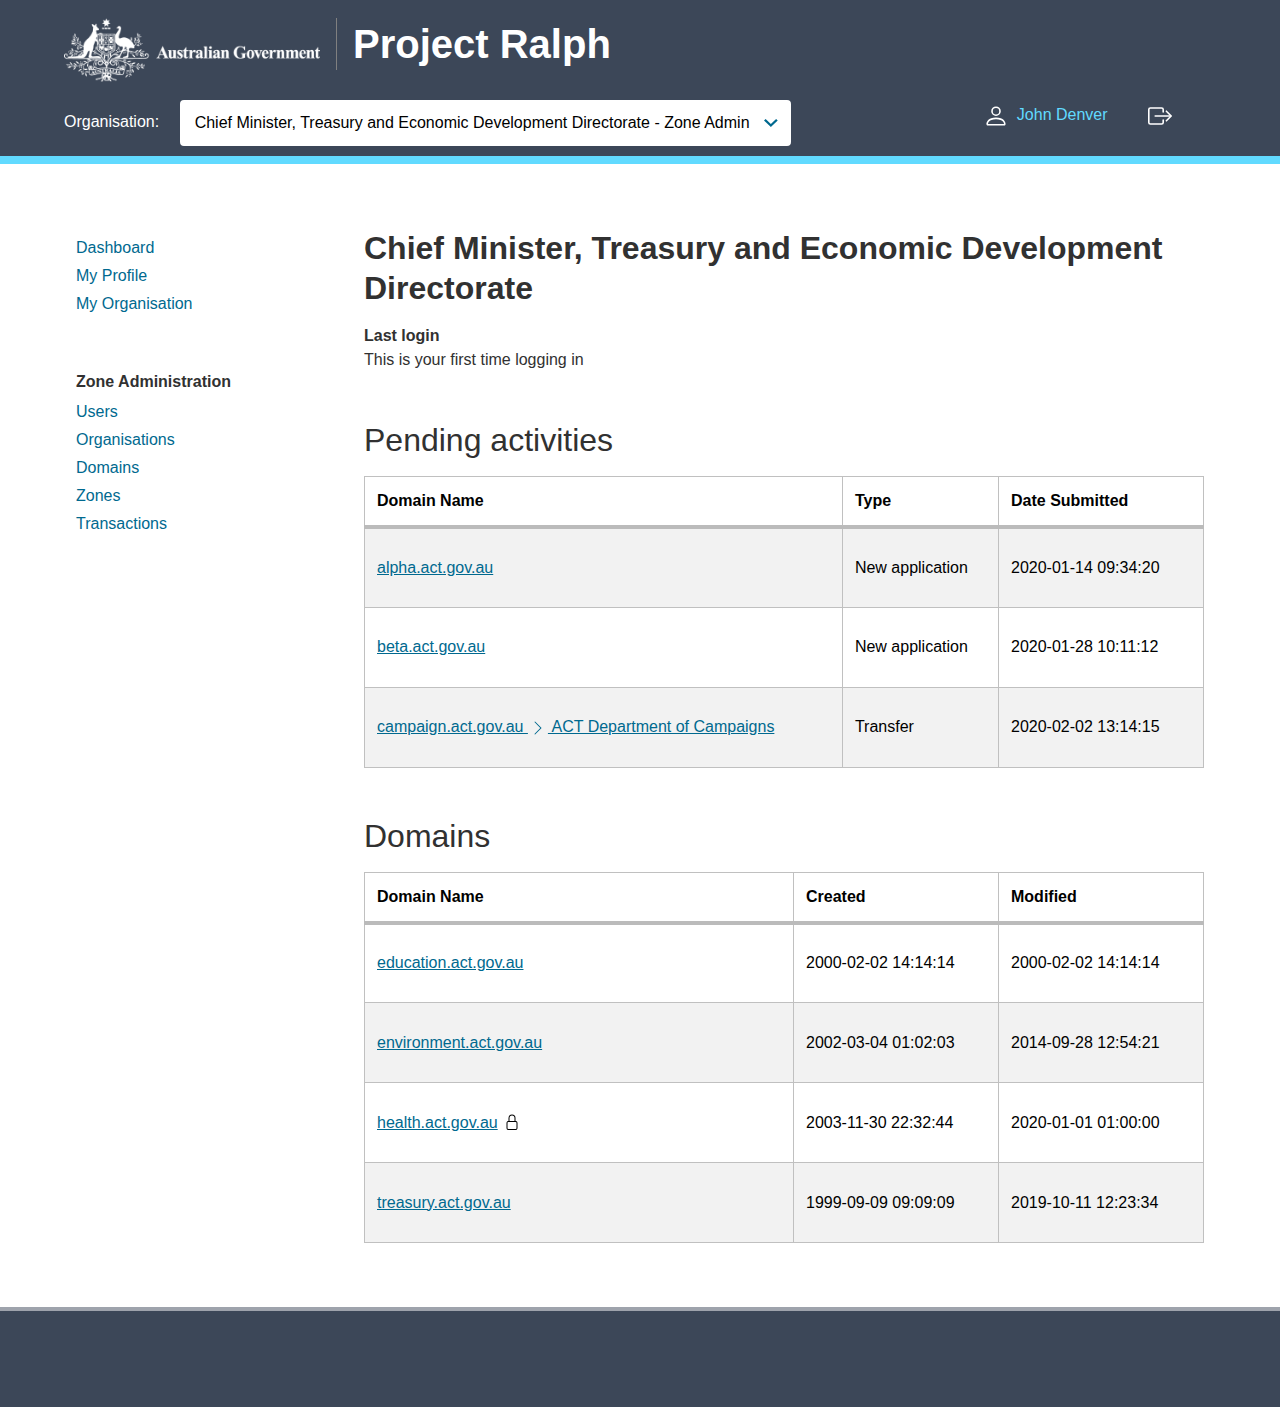
<file: index.html>
<html class="js" lang="en">

<head>
    <meta charset="utf-8">
    <link rel="icon" href="/favicon.ico">
    <meta name="viewport" content="width=device-width,initial-scale=1">
    <meta name="theme-color" content="#000000">
    <meta name="description" content="Project Ralph">
    <link rel="apple-touch-icon" href="logo192.png">
    <link rel="manifest" href="/manifest.json">
    <link rel="stylesheet" href="https://cdnjs.cloudflare.com/ajax/libs/animate.css/3.7.2/animate.min.css">
    <script
        type="text/javascript">var $html = document.documentElement; if ($html.classList) $html.classList.remove("no-js"), $html.classList.add("js"); else { var className = "no-js"; $html.className = $html.className.replace(new RegExp("(^|\\b)" + className.split(" ").join("|") + "(\\b|$)", "gi"), " "), $html.className += " js" }</script>
    <title>ralph</title>
    <link href="./static/css/7.f2f67c9c.chunk.css" rel="stylesheet">
    <link href="./static/css/main.1bbd2971.chunk.css" rel="stylesheet">
    <script charset="utf-8" src="./static/js/2.5f625617.chunk.js"></script>
    <link rel="stylesheet" type="text/css" href="./static/css/10.3b9d915a.chunk.css">
    <script charset="utf-8" src="./static/js/10.62dd5466.chunk.js"></script>
    <link rel="stylesheet" type="text/css" href="./static/css/4.b7f70dc3.chunk.css">
    <script charset="utf-8" src="./static/js/4.afe27e4d.chunk.js"></script>
    <link rel="stylesheet" type="text/css" href="./static/css/12.dffc1c14.chunk.css">
    <script charset="utf-8" src="./static/js/12.cf8a0fa6.chunk.js"></script>
    <link rel="stylesheet" type="text/css" href="./static/css/15.cb8af52c.chunk.css">
    <script charset="utf-8" src="./static/js/15.b18828a3.chunk.js"></script>
    <script charset="utf-8" src="./static/js/13.9840b64d.chunk.js"></script>
    <link rel="stylesheet" type="text/css" href="./static/css/8.f587146f.chunk.css">
    <script charset="utf-8" src="./static/js/8.99f99fe1.chunk.js"></script>
    <link rel="stylesheet" type="text/css" href="./static/css/14.b593f841.chunk.css">
    <script charset="utf-8" src="./static/js/14.0dd307f9.chunk.js"></script>
    <script charset="utf-8" src="./static/js/17.e6a198c5.chunk.js"></script>
    <link rel="stylesheet" type="text/css" href="./static/css/9.3beb9b06.chunk.css">
    <script charset="utf-8" src="./static/js/9.970b3b40.chunk.js"></script>
    <link rel="stylesheet" type="text/css" href="./static/css/1.143f412e.chunk.css">
    <script charset="utf-8" src="./static/js/1.b93ccb70.chunk.js"></script>
    <link rel="stylesheet" type="text/css" href="./static/css/0.efdff957.chunk.css">
    <script charset="utf-8" src="./static/js/0.1691781a.chunk.js"></script>
    <link rel="stylesheet" type="text/css" href="./static/css/3.3b347b47.chunk.css">
    <script charset="utf-8" src="./static/js/3.6b435b94.chunk.js"></script>
    <script charset="utf-8" src="./static/js/18.f1408925.chunk.js"></script>

<style type="text/css">
.au-main-nav a {
    display: inline;
}
ul.au-link-list li {
    margin-left: 0;
}
ul.au-link-list a {
    text-decoration: none !important;
}
ul.au-link-list a:hover {
    text-decoration: underline !important;
}
svg {
    vertical-align: middle;
}
.au-body .dashboard h2 {
    margin-bottom: 0.5em;
    font-weight: normal;
}
</style>
</head>

<body cz-shortcut-listen="true"><noscript>You need to enable JavaScript to run this app.</noscript>
    <div id="root">
        <div class="au-grid au-body site-container">
            <nav class="dashboard-header">
                <div class="container">
                    <div class="dashboard-header__contents">
                        <a class="au-header__brand dashboard-header__link" href="option2.html">
                            <img src="./static/australian-government-white.png" alt="Australian Government" class="au-header__brand-image" style="min-height: 64px;">
                            <h1 class="heading au-header__text">Project Ralph</h1>
                        </a>
                    </div>
                </div>
            </nav>
            <nav class="au-main-nav  au-main-nav--dark dashboard-main-nav" aria-label="main" style="padding-bottom: 10px">
                <div class="container">
                    <div class="row">
                        <div class="col-md-12">
                            <div id="au-main-nav-3" class="au-main-nav__content"><button aria-controls="au-main-nav-3"
                                    aria-expanded="false"
                                    class="au-main-nav__toggle au-main-nav__toggle--open">Menu</button>
                                <div class="au-main-nav__menu">
                                    <div class="au-main-nav__menu-inner">
                                        <div class="au-main-nav__focus-trap-top"></div><button
                                            aria-controls="au-main-nav-3" aria-expanded="false"
                                            class="au-main-nav__toggle au-main-nav__toggle--close">Close</button>
                                        
                                            <div><span class="dashboard-header__select-org-hint-text">Organisation:</span>
                                                <select class="au-select organisation-select au-select--dark">
                                                <option value="efc5d22b-3eef-4399-b21e-09e369e8d354" selected="">Chief Minister, Treasury and Economic Development Directorate - Zone Admin</option>
                                                <option>Health Directorate - User</option>
                                                <option>Transport Canberra and City Services - Org Admin</option>
                                            </select></div>


                                        <div class="au-main-nav__focus-trap-bottom"></div>
                                    </div>
                                </div>
                                <div aria-controls="au-main-nav-3" class="au-main-nav__overlay"></div>
                            </div>
                            <div style="color: #ffffff;">
                                <a href="#">
                                <svg class="bi bi-person" width="32px" height="32px" viewBox="0 0 20 20" fill="#ffffff" xmlns="http://www.w3.org/2000/svg" style="vertical-align: middle">
                                    <path fill-rule="evenodd" d="M15 16s1 0 1-1-1-4-6-4-6 3-6 4 1 1 1 1h10zm-9.995-.944v-.002zM5.022 15h9.956a.274.274 0 00.014-.002l.008-.002c-.001-.246-.154-.986-.832-1.664C13.516 12.68 12.289 12 10 12c-2.29 0-3.516.68-4.168 1.332-.678.678-.83 1.418-.832 1.664a1.05 1.05 0 00.022.004zm9.974.056v-.002zM10 9a2 2 0 100-4 2 2 0 000 4zm3-2a3 3 0 11-6 0 3 3 0 016 0z" clip-rule="evenodd"/>
                                </svg> 
                                John Denver    
                                </a>
                                
                                <a href="#">
                                <svg class="bi bi-box-arrow-right" width="32px" height="32px" viewBox="0 0 20 20" fill="#ffffff" xmlns="http://www.w3.org/2000/svg" style="vertical-align: middle;">
                                    <title>Log Out</title>
                                    <path fill-rule="evenodd" d="M13.646 13.354a.5.5 0 010-.708L16.293 10l-2.647-2.646a.5.5 0 01.708-.708l3 3a.5.5 0 010 .708l-3 3a.5.5 0 01-.708 0z" clip-rule="evenodd"/>
                                    <path fill-rule="evenodd" d="M6.5 10a.5.5 0 01.5-.5h9a.5.5 0 010 1H7a.5.5 0 01-.5-.5z" clip-rule="evenodd"/>
                                    <path fill-rule="evenodd" d="M4 15.5A1.5 1.5 0 012.5 14V6A1.5 1.5 0 014 4.5h7A1.5 1.5 0 0112.5 6v1.5a.5.5 0 01-1 0V6a.5.5 0 00-.5-.5H4a.5.5 0 00-.5.5v8a.5.5 0 00.5.5h7a.5.5 0 00.5-.5v-1.5a.5.5 0 011 0V14a1.5 1.5 0 01-1.5 1.5H4z" clip-rule="evenodd"/>
                                </svg>
                                </a>
                            </div>
                        </div>
                    </div>
                </div>
            </nav>
            <div class="container push-footer-down">
                <div class="col-md-3">
                    <ul class="au-link-list ">
                        <li class="active"><a aria-current="page" class="active" href="#">Dashboard</a></li>
                        <li><a href="#">My Profile</a></li>
                        <li><a href="#">My Organisation</a></li>
                    </ul>

                    <h2 class="au-sidenav__title" style="font-size:1em">Zone Administration</h2>
                    <ul class="au-link-list">
                        <li><a href="#">Users</a></li>
                        <li><a href="#">Organisations</a></li>
                        <li><a href="#">Domains</a></li>
                        <li><a href="#">Zones</a></li>
                        <li><a href="#">Transactions</a></li>
                    </ul>
                </div>
                <div class="col-md-9">
                    <main class="dashboard">
                        <h1 class="au-display-xl heading">Chief Minister, Treasury and Economic Development Directorate</h1>
                        <div class="info-group"><label class="au-label ">Last login</label>This is your first time logging in</div>

                        <h2>Pending activities</h2>
                        <div class="table">
                            <div class="table__responsive-wrapper">
                                <table class="table__au-table au-table au-table--striped">
                                    <thead class="au-table__head ">
                                        <tr class="au-table__row undefined">
                                            <th class="au-table__header undefined   "> Domain Name </th>
                                            <th class="au-table__header undefined   "> Type</th>
                                            <th class="au-table__header undefined   " width="180"> Date Submitted </th>
                                        </tr>
                                    </thead>
                                    <tbody class="au-table__body  ">
                                        <tr class="au-table__row undefined">
                                            <td class="au-table__cell domain name-cell  "><a href="#">alpha.act.gov.au</a></td>
                                            <td class="au-table__cell">New application</td>
                                            <td class="au-table__cell view-cell  ">2020-01-14 09:34:20</td>
                                        </tr>
                                        <tr class="au-table__row undefined">
                                            <td class="au-table__cell domain name-cell  "><a href="#">beta.act.gov.au</a></td>
                                            <td class="au-table__cell">New application</td>
                                            <td class="au-table__cell view-cell  ">2020-01-28 10:11:12</td>
                                        </tr>
                                        <tr class="au-table__row undefined">
                                            <td class="au-table__cell domain name-cell  "><a href="#">campaign.act.gov.au 
                                                <svg class="bi bi-chevron-right" width="20" height="20" viewBox="0 0 20 20" fill="currentColor" xmlns="http://www.w3.org/2000/svg"><path fill-rule="evenodd" d="M6.646 3.646a.5.5 0 01.708 0l6 6a.5.5 0 010 .708l-6 6a.5.5 0 01-.708-.708L12.293 10 6.646 4.354a.5.5 0 010-.708z" clip-rule="evenodd"/></svg>
                                                ACT Department of Campaigns</a></td>
                                            <td class="au-table__cell">Transfer</td>
                                            <td class="au-table__cell view-cell  ">2020-02-02 13:14:15</td>
                                        </tr>
                                    </tbody>
                                </table>
                            </div>
                        </div>

                        <h2>Domains</h2>
                        <div class="table">
                            <div class="table__responsive-wrapper">
                                <table class="table__au-table au-table au-table--striped">
                                    <thead class="au-table__head ">
                                        <tr class="au-table__row undefined">
                                            <th class="au-table__header undefined   "> Domain Name </th>
                                            <th class="au-table__header undefined   " width="180"> Created</th>
                                            <th class="au-table__header undefined   " width="180"> Modified</th>
                                        </tr>
                                    </thead>
                                    <tbody class="au-table__body  ">
                                        <tr class="au-table__row undefined" tabindex="0">
                                            <td class="au-table__cell domain name-cell  "><a href="#">education.act.gov.au</a></td>
                                            <td class="au-table__cell view-cell  ">2000-02-02 14:14:14</td>
                                            <td class="au-table__cell view-cell  ">2000-02-02 14:14:14</td>
                                        </tr>
                                        <tr class="au-table__row undefined" tabindex="0">
                                            <td class="au-table__cell domain name-cell  "><a href="#">environment.act.gov.au</a></td>
                                            <td class="au-table__cell view-cell  ">2002-03-04 01:02:03</td>
                                            <td class="au-table__cell view-cell  ">2014-09-28 12:54:21</td>
                                        </tr>
                                        <tr class="au-table__row undefined" tabindex="0">
                                            <td class="au-table__cell domain name-cell  "><a href="#">health.act.gov.au</a>
                                                <svg class="bi bi-lock" width="20px" height="20px" viewBox="0 0 20 20" fill="currentColor" xmlns="http://www.w3.org/2000/svg">
                                                    <title>Registry Locked</title>
                                                    <path fill-rule="evenodd" d="M13.655 9H6.333c-.264 0-.398.068-.471.121a.73.73 0 00-.224.296 1.626 1.626 0 00-.138.59V15c0 .342.076.531.14.635.064.106.151.18.256.237a1.122 1.122 0 00.436.127l.013.001h7.322c.264 0 .398-.068.471-.121a.73.73 0 00.224-.296 1.627 1.627 0 00.138-.59V10c0-.342-.076-.531-.14-.635a.658.658 0 00-.255-.237 1.123 1.123 0 00-.45-.128zm.012-1H6.333C4.5 8 4.5 10 4.5 10v5c0 2 1.833 2 1.833 2h7.334c1.833 0 1.833-2 1.833-2v-5c0-2-1.833-2-1.833-2zM6.5 5a3.5 3.5 0 117 0v3h-1V5a2.5 2.5 0 00-5 0v3h-1V5z" clip-rule="evenodd"/>
                                                  </svg>
                                            </td>
                                            <td class="au-table__cell view-cell  ">2003-11-30 22:32:44</td>
                                            <td class="au-table__cell view-cell  ">2020-01-01 01:00:00</td>
                                        </tr>
                                        <tr class="au-table__row undefined" tabindex="0">
                                            <td class="au-table__cell domain name-cell  "><a href="#">treasury.act.gov.au</a></td>
                                            <td class="au-table__cell view-cell  ">1999-09-09 09:09:09</td>
                                            <td class="au-table__cell view-cell  ">2019-10-11 12:23:34</td>
                                        </tr>
                                    </tbody>
                                </table>
                            </div>
                        </div>
                    </main>
                </div>
            </div>
            <footer class="au-footer footer au-footer--dark " role="contentinfo">
                <div class="container">
                    <nav class="au-footer__navigation " aria-label="footer">
                        <div></div>
                    </nav>
                </div>
            </footer>
        </div>
    </div>
    <script>!function (u) { function e(e) { for (var t, r, n = e[0], o = e[1], a = e[2], f = 0, c = []; f < n.length; f++)r = n[f], Object.prototype.hasOwnProperty.call(d, r) && d[r] && c.push(d[r][0]), d[r] = 0; for (t in o) Object.prototype.hasOwnProperty.call(o, t) && (u[t] = o[t]); for (h && h(e); c.length;)c.shift()(); return l.push.apply(l, a || []), i() } function i() { for (var e, t = 0; t < l.length; t++) { for (var r = l[t], n = !0, o = 1; o < r.length; o++) { var a = r[o]; 0 !== d[a] && (n = !1) } n && (l.splice(t--, 1), e = p(p.s = r[0])) } return e } var r = {}, s = { 6: 0 }, d = { 6: 0 }, l = []; function p(e) { if (r[e]) return r[e].exports; var t = r[e] = { i: e, l: !1, exports: {} }; return u[e].call(t.exports, t, t.exports, p), t.l = !0, t.exports } p.e = function (l) { var e = []; s[l] ? e.push(s[l]) : 0 !== s[l] && { 0: 1, 1: 1, 3: 1, 4: 1, 8: 1, 9: 1, 10: 1, 11: 1, 12: 1, 14: 1, 15: 1 }[l] && e.push(s[l] = new Promise(function (e, n) { for (var t = "static/css/" + ({}[l] || l) + "." + { 0: "efdff957", 1: "143f412e", 2: "31d6cfe0", 3: "3b347b47", 4: "b7f70dc3", 8: "f587146f", 9: "3beb9b06", 10: "3b9d915a", 11: "77144855", 12: "dffc1c14", 13: "31d6cfe0", 14: "b593f841", 15: "cb8af52c", 16: "31d6cfe0", 17: "31d6cfe0", 18: "31d6cfe0" }[l] + ".chunk.css", o = p.p + t, r = document.getElementsByTagName("link"), a = 0; a < r.length; a++) { var f = (u = r[a]).getAttribute("data-href") || u.getAttribute("href"); if ("stylesheet" === u.rel && (f === t || f === o)) return e() } var c = document.getElementsByTagName("style"); for (a = 0; a < c.length; a++) { var u; if ((f = (u = c[a]).getAttribute("data-href")) === t || f === o) return e() } var i = document.createElement("link"); i.rel = "stylesheet", i.type = "text/css", i.onload = e, i.onerror = function (e) { var t = e && e.target && e.target.src || o, r = new Error("Loading CSS chunk " + l + " failed.\n(" + t + ")"); r.code = "CSS_CHUNK_LOAD_FAILED", r.request = t, delete s[l], i.parentNode.removeChild(i), n(r) }, i.href = o, document.getElementsByTagName("head")[0].appendChild(i) }).then(function () { s[l] = 0 })); var r = d[l]; if (0 !== r) if (r) e.push(r[2]); else { var t = new Promise(function (e, t) { r = d[l] = [e, t] }); e.push(r[2] = t); var n, o = document.createElement("script"); o.charset = "utf-8", o.timeout = 120, p.nc && o.setAttribute("nonce", p.nc), o.src = p.p + "static/js/" + ({}[l] || l) + "." + { 0: "1691781a", 1: "b93ccb70", 2: "5f625617", 3: "6b435b94", 4: "afe27e4d", 8: "99f99fe1", 9: "970b3b40", 10: "62dd5466", 11: "28f09257", 12: "cf8a0fa6", 13: "9840b64d", 14: "0dd307f9", 15: "b18828a3", 16: "e1805875", 17: "e6a198c5", 18: "f1408925" }[l] + ".chunk.js"; var a = new Error; n = function (e) { o.onerror = o.onload = null, clearTimeout(f); var t = d[l]; if (0 !== t) { if (t) { var r = e && ("load" === e.type ? "missing" : e.type), n = e && e.target && e.target.src; a.message = "Loading chunk " + l + " failed.\n(" + r + ": " + n + ")", a.name = "ChunkLoadError", a.type = r, a.request = n, t[1](a) } d[l] = void 0 } }; var f = setTimeout(function () { n({ type: "timeout", target: o }) }, 12e4); o.onerror = o.onload = n, document.head.appendChild(o) } return Promise.all(e) }, p.m = u, p.c = r, p.d = function (e, t, r) { p.o(e, t) || Object.defineProperty(e, t, { enumerable: !0, get: r }) }, p.r = function (e) { "undefined" != typeof Symbol && Symbol.toStringTag && Object.defineProperty(e, Symbol.toStringTag, { value: "Module" }), Object.defineProperty(e, "__esModule", { value: !0 }) }, p.t = function (t, e) { if (1 & e && (t = p(t)), 8 & e) return t; if (4 & e && "object" == typeof t && t && t.__esModule) return t; var r = Object.create(null); if (p.r(r), Object.defineProperty(r, "default", { enumerable: !0, value: t }), 2 & e && "string" != typeof t) for (var n in t) p.d(r, n, function (e) { return t[e] }.bind(null, n)); return r }, p.n = function (e) { var t = e && e.__esModule ? function () { return e.default } : function () { return e }; return p.d(t, "a", t), t }, p.o = function (e, t) { return Object.prototype.hasOwnProperty.call(e, t) }, p.p = "/", p.oe = function (e) { throw console.error(e), e }; var t = this.webpackJsonpralph = this.webpackJsonpralph || [], n = t.push.bind(t); t.push = e, t = t.slice(); for (var o = 0; o < t.length; o++)e(t[o]); var h = n; i() }([])</script>
    <script src="./static/js/7.0c02bc58.chunk.js"></script>
</body>

</html>
</file>
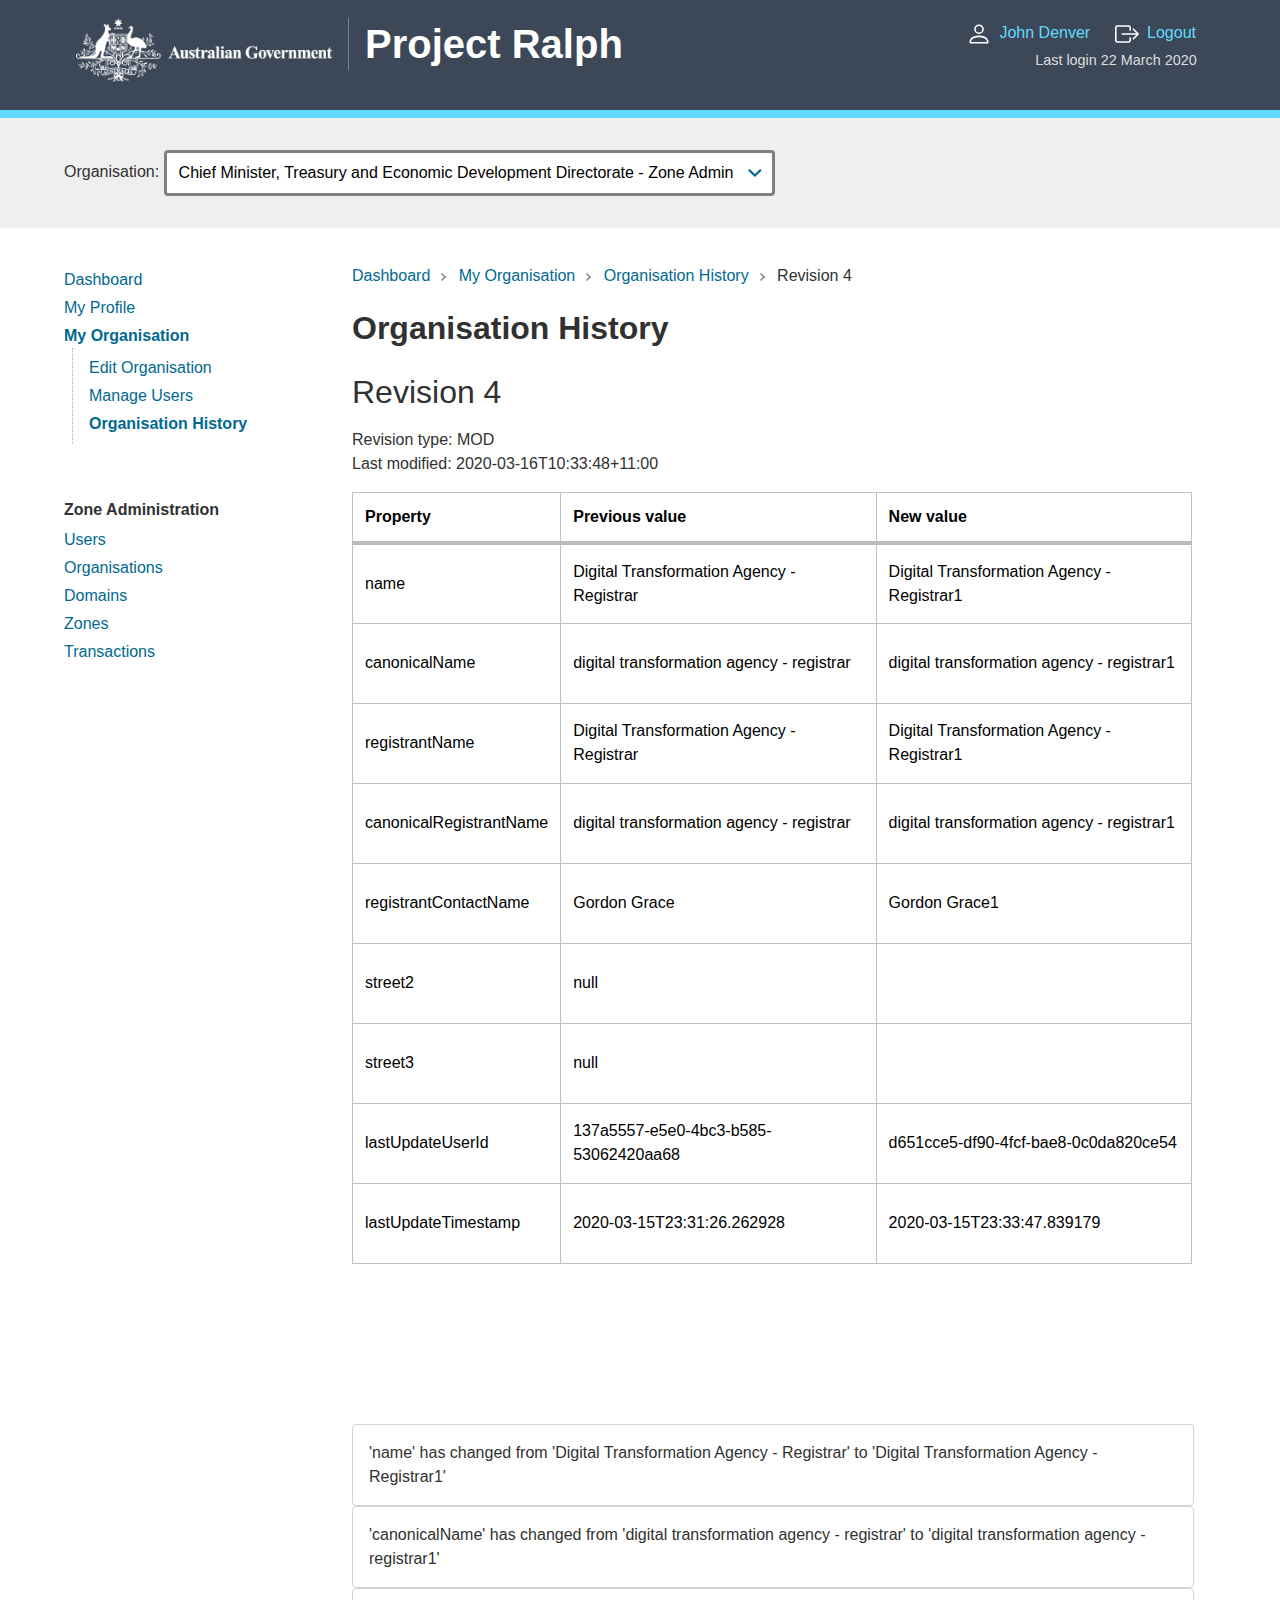
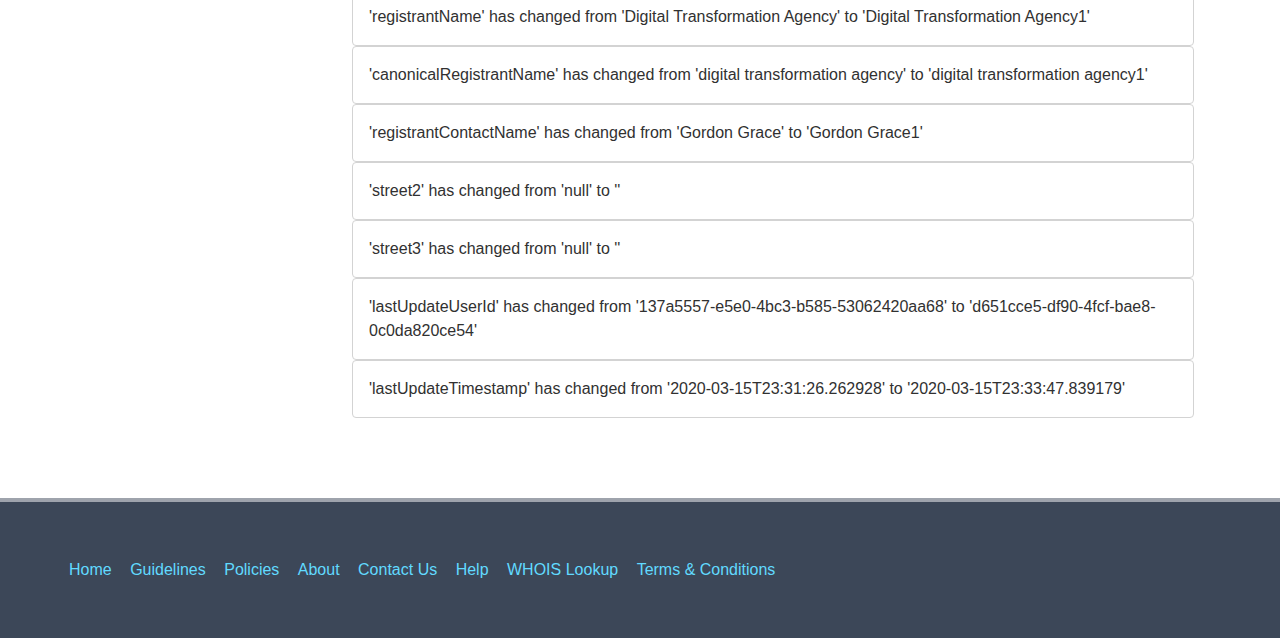
<file: breadcrumb.html>
<html class="js" lang="en">

<head>
    <meta charset="utf-8">
    <link rel="icon" href="/favicon.ico">
    <meta name="viewport" content="width=device-width,initial-scale=1">
    <meta name="theme-color" content="#000000">
    <meta name="description" content="Project Ralph">
    <link rel="apple-touch-icon" href="logo192.png">
    <link rel="manifest" href="/manifest.json">
    <link rel="stylesheet" href="https://cdnjs.cloudflare.com/ajax/libs/animate.css/3.7.2/animate.min.css">
    <script
        type="text/javascript">var $html = document.documentElement; if ($html.classList) $html.classList.remove("no-js"), $html.classList.add("js"); else { var className = "no-js"; $html.className = $html.className.replace(new RegExp("(^|\\b)" + className.split(" ").join("|") + "(\\b|$)", "gi"), " "), $html.className += " js" }</script>
    <title>ralph</title>
    <link href="./static/css/7.f2f67c9c.chunk.css" rel="stylesheet">
    <link href="./static/css/main.1bbd2971.chunk.css" rel="stylesheet">
    <script charset="utf-8" src="./static/js/2.5f625617.chunk.js"></script>
    <link rel="stylesheet" type="text/css" href="./static/css/10.3b9d915a.chunk.css">
    <script charset="utf-8" src="./static/js/10.62dd5466.chunk.js"></script>
    <link rel="stylesheet" type="text/css" href="./static/css/4.b7f70dc3.chunk.css">
    <script charset="utf-8" src="./static/js/4.afe27e4d.chunk.js"></script>
    <link rel="stylesheet" type="text/css" href="./static/css/12.dffc1c14.chunk.css">
    <script charset="utf-8" src="./static/js/12.cf8a0fa6.chunk.js"></script>
    <link rel="stylesheet" type="text/css" href="./static/css/15.cb8af52c.chunk.css">
    <script charset="utf-8" src="./static/js/15.b18828a3.chunk.js"></script>
    <script charset="utf-8" src="./static/js/13.9840b64d.chunk.js"></script>
    <link rel="stylesheet" type="text/css" href="./static/css/8.f587146f.chunk.css">
    <script charset="utf-8" src="./static/js/8.99f99fe1.chunk.js"></script>
    <link rel="stylesheet" type="text/css" href="./static/css/14.b593f841.chunk.css">
    <script charset="utf-8" src="./static/js/14.0dd307f9.chunk.js"></script>
    <script charset="utf-8" src="./static/js/17.e6a198c5.chunk.js"></script>
    <link rel="stylesheet" type="text/css" href="./static/css/9.3beb9b06.chunk.css">
    <script charset="utf-8" src="./static/js/9.970b3b40.chunk.js"></script>
    <link rel="stylesheet" type="text/css" href="./static/css/1.143f412e.chunk.css">
    <script charset="utf-8" src="./static/js/1.b93ccb70.chunk.js"></script>
    <link rel="stylesheet" type="text/css" href="./static/css/0.efdff957.chunk.css">
    <script charset="utf-8" src="./static/js/0.1691781a.chunk.js"></script>
    <link rel="stylesheet" type="text/css" href="./static/css/3.3b347b47.chunk.css">
    <script charset="utf-8" src="./static/js/3.6b435b94.chunk.js"></script>
    <script charset="utf-8" src="./static/js/18.f1408925.chunk.js"></script>

    <style type="text/css">
        .au-main-nav a {
            display: inline;
        }

        ul.au-link-list li {
            margin-left: 0;
        }

        ul.au-link-list li.active>a {
            font-weight: bold !important;
        }

        ul.au-link-list ul.au-link-list {
            margin-left: 0.5em;
            padding-left: 1em;
            border-left: 1px dotted #aaa;
        }

        ul.au-link-list a {
            text-decoration: none !important;
        }

        ul.au-link-list a:hover {
            text-decoration: underline !important;
        }

        svg {
            vertical-align: middle;
        }

        .au-body .dashboard h2 {
            margin-bottom: 0.5em;
            font-weight: normal;
        }

        #toolbar {
            color: #fff;
        }

        #toolbar a {
            color: #61daff;
            text-decoration: none;
            padding: 0.75em 0.5em;
        }

        #toolbar a:hover {
            color: #fff;
            text-decoration: underline;
            background-color: #343d4c;
        }

        #footer-nav a {
            padding: 0 5px;
        }

        .au-breadcrumbs {
            margin-bottom: 1em;
        }

        .au-breadcrumbs>.au-link-list>li {
            margin: 0;
        }

        .au-breadcrumbs>.au-link-list>li:after {
            content: ' ';
            display: inline-block;
            width: 0.5em;
            height: 0.5em;
            margin: 0 0.5em;
            background-image: url("data:image/svg+xml,%3Csvg xmlns='http://www.w3.org/2000/svg' width='20' height='20' viewBox='0 0 128 128'%3E%3Cpath fill='gray' d='M128 64l-64 64-16-16 64-64'/%3E%3Cpath fill='gray' d='M128 64l-16 16-64-64L64 0'/%3E%3C/svg%3E");
            background-size: 100%;
            background-repeat: no-repeat;
        }

        .au-breadcrumbs>.au-link-list>li:last-child:after {
            display: none;
        }

        .last-login {
            color: #ddd;
            font-size: 0.9em;
            padding-right: 0.5em;
        }
    </style>
</head>

<body cz-shortcut-listen="true"><noscript>You need to enable JavaScript to run this app.</noscript>
    <div id="root">
        <div class="au-grid au-body site-container">
            <nav class="dashboard-header">
                <div class="container">
                    <div class="col-md-6 dashboard-header__contents">
                        <a class="au-header__brand dashboard-header__link" href="menus.html">
                            <img src="./static/australian-government-white.png" alt="Australian Government"
                                class="au-header__brand-image" style="min-height: 64px;">
                            <h1 class="heading au-header__text">Project Ralph</h1>
                        </a>
                    </div>
                    <div class="col-md-6" style="text-align: right;">
                        <div id="toolbar">
                            <a href="#">
                                <svg class="bi bi-person" width="32px" height="32px" viewBox="0 0 20 20" fill="#ffffff"
                                    xmlns="http://www.w3.org/2000/svg" style="vertical-align: middle">
                                    <path fill-rule="evenodd"
                                        d="M15 16s1 0 1-1-1-4-6-4-6 3-6 4 1 1 1 1h10zm-9.995-.944v-.002zM5.022 15h9.956a.274.274 0 00.014-.002l.008-.002c-.001-.246-.154-.986-.832-1.664C13.516 12.68 12.289 12 10 12c-2.29 0-3.516.68-4.168 1.332-.678.678-.83 1.418-.832 1.664a1.05 1.05 0 00.022.004zm9.974.056v-.002zM10 9a2 2 0 100-4 2 2 0 000 4zm3-2a3 3 0 11-6 0 3 3 0 016 0z"
                                        clip-rule="evenodd" />
                                </svg>
                                John Denver
                            </a>

                            <a href="#">
                                <svg class="bi bi-box-arrow-right" width="32px" height="32px" viewBox="0 0 20 20"
                                    fill="#ffffff" xmlns="http://www.w3.org/2000/svg" style="vertical-align: middle;">
                                    <title>Log Out</title>
                                    <path fill-rule="evenodd"
                                        d="M13.646 13.354a.5.5 0 010-.708L16.293 10l-2.647-2.646a.5.5 0 01.708-.708l3 3a.5.5 0 010 .708l-3 3a.5.5 0 01-.708 0z"
                                        clip-rule="evenodd" />
                                    <path fill-rule="evenodd"
                                        d="M6.5 10a.5.5 0 01.5-.5h9a.5.5 0 010 1H7a.5.5 0 01-.5-.5z"
                                        clip-rule="evenodd" />
                                    <path fill-rule="evenodd"
                                        d="M4 15.5A1.5 1.5 0 012.5 14V6A1.5 1.5 0 014 4.5h7A1.5 1.5 0 0112.5 6v1.5a.5.5 0 01-1 0V6a.5.5 0 00-.5-.5H4a.5.5 0 00-.5.5v8a.5.5 0 00.5.5h7a.5.5 0 00.5-.5v-1.5a.5.5 0 011 0V14a1.5 1.5 0 01-1.5 1.5H4z"
                                        clip-rule="evenodd" />
                                </svg>
                                Logout
                            </a>
                            <br>
                            <span class="last-login">Last login 22 March 2020</span>
                        </div>
                    </div>
                </div>
            </nav>
            <nav class="au-main-nav  au-main-nav--dark dashboard-main-nav" aria-label="main"
                style="padding-bottom: 10px">
                <div class="container">
                </div>
            </nav>
            <div style="background-color: #efefef;">
                <div class="container" style="margin-top: 2em; margin-bottom: 2em;">
                    <div class="row">
                        <div class="col-md-12">
                            <div><span class="">Organisation: </span><select class="au-select organisation-select">
                                    <option value="efc5d22b-3eef-4399-b21e-09e369e8d354" selected="">Chief Minister,
                                        Treasury and Economic Development Directorate - Zone Admin</option>
                                    <option>Health Directorate - User</option>
                                    <option>Transport Canberra and City Services - Org Admin</option>
                                </select></div>
                        </div>
                    </div>
                </div>
            </div>
            <div class="container">
                <div class="row" style="margin-top: 2em;">
                    <div class="col-md-3">
                        <ul class="au-link-list">
                            <li><a href="#">Dashboard</a></li>
                            <li><a href="#">My Profile</a></li>
                            <li class="active"><a href="#">My Organisation</a>
                                <ul class="au-link-list">
                                    <li><a href="#">Edit Organisation</a></li>
                                    <li><a href="#">Manage Users</a></li>
                                    <li class="active"><a href="#">Organisation History</a></li>
                                </ul>
                            </li>
                        </ul>

                        <h2 class="au-sidenav__title" style="font-size:1em">Zone Administration</h2>
                        <ul class="au-link-list">
                            <li><a href="#">Users</a></li>
                            <li><a href="#">Organisations</a></li>
                            <li><a href="#">Domains</a></li>
                            <li><a href="#">Zones</a></li>
                            <li><a href="#">Transactions</a></li>
                        </ul>
                    </div>
                    <div class="col-md-9">
                        <main class="dashboard">
                            <nav class="au-breadcrumbs" aria-label="breadcrumb">
                                <ul class="au-link-list au-link-list--inline">
                                    <li><a href="#">Dashboard</a></li>
                                    <li><a href="#">My Organisation</a></li>
                                    <li><a href="#">Organisation History</a></li>
                                    <li>Revision 4</li>
                                </ul>
                            </nav>

                            <h1 class="au-display-xl heading">Organisation History</h1>
                            <h2>Revision 4</h2>

                            <p>
                                Revision type: MOD<br>
                                Last modified: 2020-03-16T10:33:48+11:00
                            </p>

                            <table class="table__au-table au-table">
                                <thead class="au-table__head ">
                                    <tr class="au-table__row">
                                        <th class="au-table__header">Property</th>
                                        <th class="au-table__header" width="40%">Previous value</th>
                                        <th class="au-table__header" width="40%">New value</th>
                                    </tr>
                                </thead>
                                <tbody class="au-table__body  ">
                                    <tr class="au-table__row">
                                        <td class="au-table__cell">name</td>
                                        <td class="au-table__cell">Digital Transformation Agency - Registrar</td>
                                        <td class="au-table__cell">Digital Transformation Agency - Registrar1</td>
                                    </tr>
                                    <tr class="au-table__row">
                                        <td class="au-table__cell">canonicalName</td>
                                        <td class="au-table__cell">digital transformation agency - registrar</td>
                                        <td class="au-table__cell">digital transformation agency - registrar1</td>
                                    </tr>
                                    <tr class="au-table__row">
                                        <td class="au-table__cell">registrantName</td>
                                        <td class="au-table__cell">Digital Transformation Agency - Registrar</td>
                                        <td class="au-table__cell">Digital Transformation Agency - Registrar1</td>
                                    </tr>
                                    <tr class="au-table__row">
                                        <td class="au-table__cell">canonicalRegistrantName</td>
                                        <td class="au-table__cell">digital transformation agency - registrar</td>
                                        <td class="au-table__cell">digital transformation agency - registrar1</td>
                                    </tr>
                                    <tr class="au-table__row">
                                        <td class="au-table__cell">registrantContactName</td>
                                        <td class="au-table__cell">Gordon Grace</td>
                                        <td class="au-table__cell">Gordon Grace1</td>
                                    </tr>
                                    <tr class="au-table__row">
                                        <td class="au-table__cell">street2</td>
                                        <td class="au-table__cell">null</td>
                                        <td class="au-table__cell"></td>
                                    </tr>
                                    <tr class="au-table__row">
                                        <td class="au-table__cell">street3</td>
                                        <td class="au-table__cell">null</td>
                                        <td class="au-table__cell"></td>
                                    </tr>
                                    <tr class="au-table__row">
                                        <td class="au-table__cell">lastUpdateUserId</td>
                                        <td class="au-table__cell">137a5557-e5e0-4bc3-b585-53062420aa68</td>
                                        <td class="au-table__cell">d651cce5-df90-4fcf-bae8-0c0da820ce54</td>
                                    </tr>
                                    <tr class="au-table__row">
                                        <td class="au-table__cell">lastUpdateTimestamp</td>
                                        <td class="au-table__cell">2020-03-15T23:31:26.262928</td>
                                        <td class="au-table__cell">2020-03-15T23:33:47.839179</td>
                                    </tr>
                                </tbody>
                            </table>



                            <div style="margin-top: 10em;">
                                <div class="au-card    ">
                                    <div class="au-card__inner ">
                                        <p>'name' has changed from 'Digital Transformation Agency - Registrar' to
                                            'Digital Transformation Agency - Registrar1'</p>
                                    </div>
                                </div>
                                <div class="au-card    ">
                                    <div class="au-card__inner ">
                                        <p>'canonicalName' has changed from 'digital transformation agency - registrar'
                                            to 'digital transformation agency - registrar1'</p>
                                    </div>
                                </div>
                                <div class="au-card    ">
                                    <div class="au-card__inner ">
                                        <p>'registrantName' has changed from 'Digital Transformation Agency' to 'Digital
                                            Transformation Agency1'</p>
                                    </div>
                                </div>
                                <div class="au-card    ">
                                    <div class="au-card__inner ">
                                        <p>'canonicalRegistrantName' has changed from 'digital transformation agency' to
                                            'digital transformation agency1'</p>
                                    </div>
                                </div>
                                <div class="au-card    ">
                                    <div class="au-card__inner ">
                                        <p>'registrantContactName' has changed from 'Gordon Grace' to 'Gordon Grace1'
                                        </p>
                                    </div>
                                </div>
                                <div class="au-card    ">
                                    <div class="au-card__inner ">
                                        <p>'street2' has changed from 'null' to ''</p>
                                    </div>
                                </div>
                                <div class="au-card    ">
                                    <div class="au-card__inner ">
                                        <p>'street3' has changed from 'null' to ''</p>
                                    </div>
                                </div>
                                <div class="au-card    ">
                                    <div class="au-card__inner ">
                                        <p>'lastUpdateUserId' has changed from '137a5557-e5e0-4bc3-b585-53062420aa68' to
                                            'd651cce5-df90-4fcf-bae8-0c0da820ce54'</p>
                                    </div>
                                </div>
                                <div class="au-card    ">
                                    <div class="au-card__inner ">
                                        <p>'lastUpdateTimestamp' has changed from '2020-03-15T23:31:26.262928' to
                                            '2020-03-15T23:33:47.839179'</p>
                                    </div>
                                </div>
                            </div>

                        </main>
                    </div>
                </div>
            </div>
            <footer class="au-footer footer au-footer--dark " style="margin-top: 5em;" role="contentinfo">
                <div class="container">
                    <nav class="au-footer__navigation au-body au-body--dark" aria-label="footer">
                        <div>
                            <ul class="au-link-list au-link-list--inline" id="footer-nav">
                                <li><a aria-current="page" href="#">Home</a></li>
                                <li><a href="#">Guidelines</a></li>
                                <li><a href="#">Policies</a></li>
                                <li><a href="#">About</a></li>
                                <li><a href="#">Contact Us</a></li>
                                <li><a href="#">Help</a></li>
                                <li><a href="#">WHOIS Lookup</a></li>
                                <li><a href="#">Terms &amp; Conditions</a></li>
                            </ul>
                        </div>
                    </nav>
                </div>
            </footer>
        </div>
    </div>
    <script>!function (u) { function e(e) { for (var t, r, n = e[0], o = e[1], a = e[2], f = 0, c = []; f < n.length; f++)r = n[f], Object.prototype.hasOwnProperty.call(d, r) && d[r] && c.push(d[r][0]), d[r] = 0; for (t in o) Object.prototype.hasOwnProperty.call(o, t) && (u[t] = o[t]); for (h && h(e); c.length;)c.shift()(); return l.push.apply(l, a || []), i() } function i() { for (var e, t = 0; t < l.length; t++) { for (var r = l[t], n = !0, o = 1; o < r.length; o++) { var a = r[o]; 0 !== d[a] && (n = !1) } n && (l.splice(t--, 1), e = p(p.s = r[0])) } return e } var r = {}, s = { 6: 0 }, d = { 6: 0 }, l = []; function p(e) { if (r[e]) return r[e].exports; var t = r[e] = { i: e, l: !1, exports: {} }; return u[e].call(t.exports, t, t.exports, p), t.l = !0, t.exports } p.e = function (l) { var e = []; s[l] ? e.push(s[l]) : 0 !== s[l] && { 0: 1, 1: 1, 3: 1, 4: 1, 8: 1, 9: 1, 10: 1, 11: 1, 12: 1, 14: 1, 15: 1 }[l] && e.push(s[l] = new Promise(function (e, n) { for (var t = "static/css/" + ({}[l] || l) + "." + { 0: "efdff957", 1: "143f412e", 2: "31d6cfe0", 3: "3b347b47", 4: "b7f70dc3", 8: "f587146f", 9: "3beb9b06", 10: "3b9d915a", 11: "77144855", 12: "dffc1c14", 13: "31d6cfe0", 14: "b593f841", 15: "cb8af52c", 16: "31d6cfe0", 17: "31d6cfe0", 18: "31d6cfe0" }[l] + ".chunk.css", o = p.p + t, r = document.getElementsByTagName("link"), a = 0; a < r.length; a++) { var f = (u = r[a]).getAttribute("data-href") || u.getAttribute("href"); if ("stylesheet" === u.rel && (f === t || f === o)) return e() } var c = document.getElementsByTagName("style"); for (a = 0; a < c.length; a++) { var u; if ((f = (u = c[a]).getAttribute("data-href")) === t || f === o) return e() } var i = document.createElement("link"); i.rel = "stylesheet", i.type = "text/css", i.onload = e, i.onerror = function (e) { var t = e && e.target && e.target.src || o, r = new Error("Loading CSS chunk " + l + " failed.\n(" + t + ")"); r.code = "CSS_CHUNK_LOAD_FAILED", r.request = t, delete s[l], i.parentNode.removeChild(i), n(r) }, i.href = o, document.getElementsByTagName("head")[0].appendChild(i) }).then(function () { s[l] = 0 })); var r = d[l]; if (0 !== r) if (r) e.push(r[2]); else { var t = new Promise(function (e, t) { r = d[l] = [e, t] }); e.push(r[2] = t); var n, o = document.createElement("script"); o.charset = "utf-8", o.timeout = 120, p.nc && o.setAttribute("nonce", p.nc), o.src = p.p + "static/js/" + ({}[l] || l) + "." + { 0: "1691781a", 1: "b93ccb70", 2: "5f625617", 3: "6b435b94", 4: "afe27e4d", 8: "99f99fe1", 9: "970b3b40", 10: "62dd5466", 11: "28f09257", 12: "cf8a0fa6", 13: "9840b64d", 14: "0dd307f9", 15: "b18828a3", 16: "e1805875", 17: "e6a198c5", 18: "f1408925" }[l] + ".chunk.js"; var a = new Error; n = function (e) { o.onerror = o.onload = null, clearTimeout(f); var t = d[l]; if (0 !== t) { if (t) { var r = e && ("load" === e.type ? "missing" : e.type), n = e && e.target && e.target.src; a.message = "Loading chunk " + l + " failed.\n(" + r + ": " + n + ")", a.name = "ChunkLoadError", a.type = r, a.request = n, t[1](a) } d[l] = void 0 } }; var f = setTimeout(function () { n({ type: "timeout", target: o }) }, 12e4); o.onerror = o.onload = n, document.head.appendChild(o) } return Promise.all(e) }, p.m = u, p.c = r, p.d = function (e, t, r) { p.o(e, t) || Object.defineProperty(e, t, { enumerable: !0, get: r }) }, p.r = function (e) { "undefined" != typeof Symbol && Symbol.toStringTag && Object.defineProperty(e, Symbol.toStringTag, { value: "Module" }), Object.defineProperty(e, "__esModule", { value: !0 }) }, p.t = function (t, e) { if (1 & e && (t = p(t)), 8 & e) return t; if (4 & e && "object" == typeof t && t && t.__esModule) return t; var r = Object.create(null); if (p.r(r), Object.defineProperty(r, "default", { enumerable: !0, value: t }), 2 & e && "string" != typeof t) for (var n in t) p.d(r, n, function (e) { return t[e] }.bind(null, n)); return r }, p.n = function (e) { var t = e && e.__esModule ? function () { return e.default } : function () { return e }; return p.d(t, "a", t), t }, p.o = function (e, t) { return Object.prototype.hasOwnProperty.call(e, t) }, p.p = "/", p.oe = function (e) { throw console.error(e), e }; var t = this.webpackJsonpralph = this.webpackJsonpralph || [], n = t.push.bind(t); t.push = e, t = t.slice(); for (var o = 0; o < t.length; o++)e(t[o]); var h = n; i() }([])</script>
    <script src="./static/js/7.0c02bc58.chunk.js"></script>
</body>

</html>
</file>
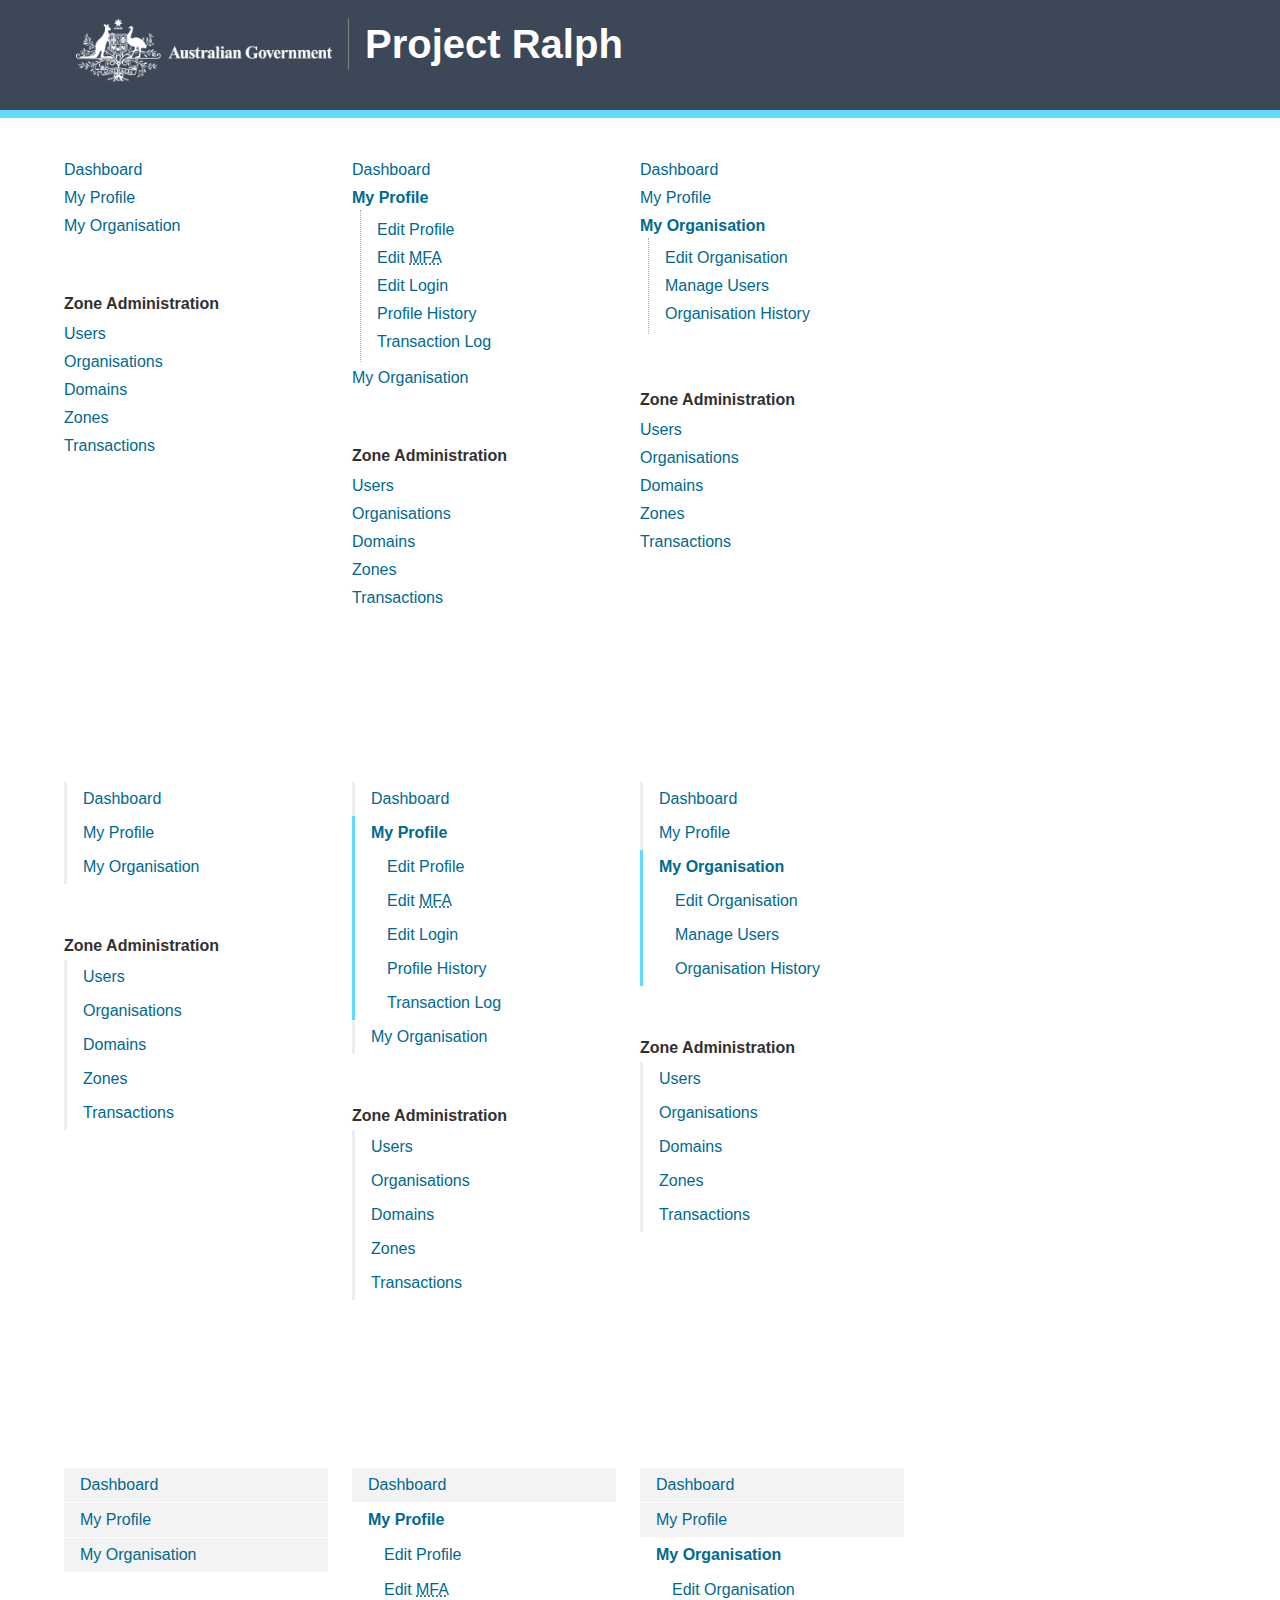
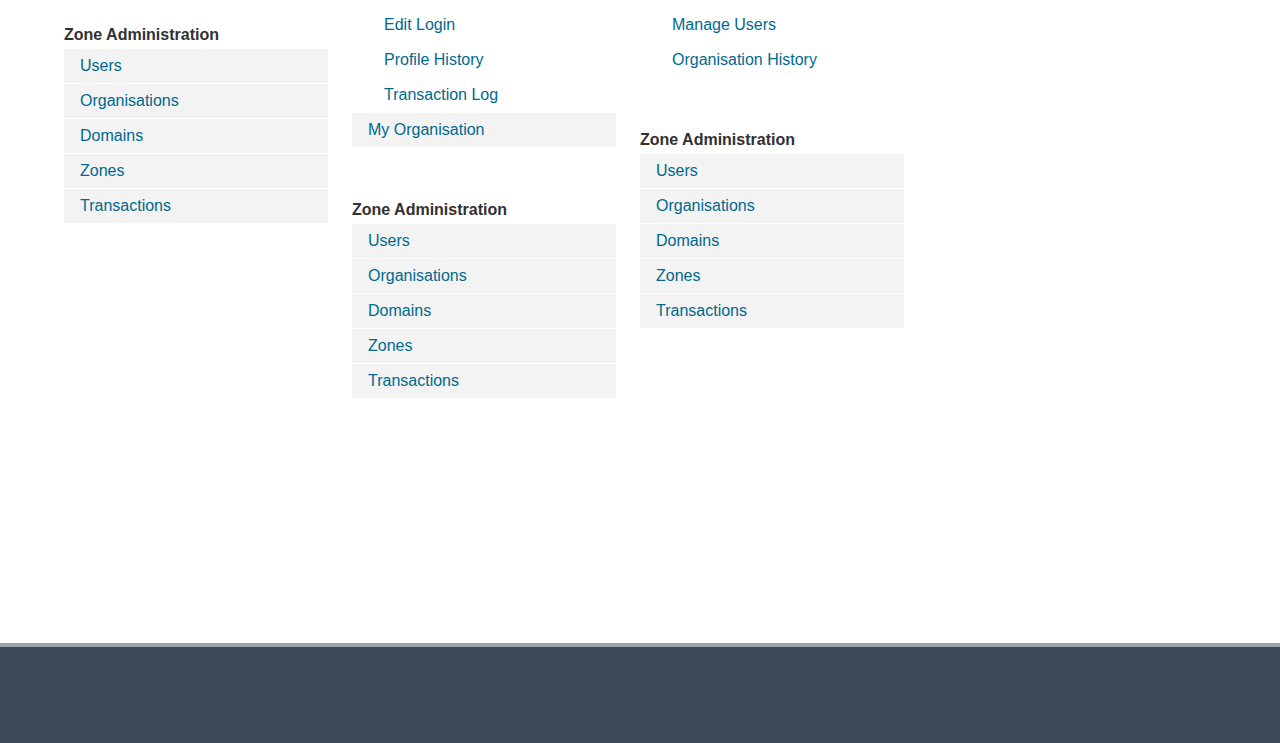
<file: menus.html>
<html class="js" lang="en">

<head>
    <meta charset="utf-8">
    <link rel="icon" href="/favicon.ico">
    <meta name="viewport" content="width=device-width,initial-scale=1">
    <meta name="theme-color" content="#000000">
    <meta name="description" content="Project Ralph">
    <link rel="apple-touch-icon" href="logo192.png">
    <link rel="manifest" href="/manifest.json">
    <link rel="stylesheet" href="https://cdnjs.cloudflare.com/ajax/libs/animate.css/3.7.2/animate.min.css">
    <script
        type="text/javascript">var $html = document.documentElement; if ($html.classList) $html.classList.remove("no-js"), $html.classList.add("js"); else { var className = "no-js"; $html.className = $html.className.replace(new RegExp("(^|\\b)" + className.split(" ").join("|") + "(\\b|$)", "gi"), " "), $html.className += " js" }</script>
    <title>ralph</title>
    <link href="./static/css/7.f2f67c9c.chunk.css" rel="stylesheet">
    <link href="./static/css/main.1bbd2971.chunk.css" rel="stylesheet">
    <script charset="utf-8" src="./static/js/2.5f625617.chunk.js"></script>
    <link rel="stylesheet" type="text/css" href="./static/css/10.3b9d915a.chunk.css">
    <script charset="utf-8" src="./static/js/10.62dd5466.chunk.js"></script>
    <link rel="stylesheet" type="text/css" href="./static/css/4.b7f70dc3.chunk.css">
    <script charset="utf-8" src="./static/js/4.afe27e4d.chunk.js"></script>
    <link rel="stylesheet" type="text/css" href="./static/css/12.dffc1c14.chunk.css">
    <script charset="utf-8" src="./static/js/12.cf8a0fa6.chunk.js"></script>
    <link rel="stylesheet" type="text/css" href="./static/css/15.cb8af52c.chunk.css">
    <script charset="utf-8" src="./static/js/15.b18828a3.chunk.js"></script>
    <script charset="utf-8" src="./static/js/13.9840b64d.chunk.js"></script>
    <link rel="stylesheet" type="text/css" href="./static/css/8.f587146f.chunk.css">
    <script charset="utf-8" src="./static/js/8.99f99fe1.chunk.js"></script>
    <link rel="stylesheet" type="text/css" href="./static/css/14.b593f841.chunk.css">
    <script charset="utf-8" src="./static/js/14.0dd307f9.chunk.js"></script>
    <script charset="utf-8" src="./static/js/17.e6a198c5.chunk.js"></script>
    <link rel="stylesheet" type="text/css" href="./static/css/9.3beb9b06.chunk.css">
    <script charset="utf-8" src="./static/js/9.970b3b40.chunk.js"></script>
    <link rel="stylesheet" type="text/css" href="./static/css/1.143f412e.chunk.css">
    <script charset="utf-8" src="./static/js/1.b93ccb70.chunk.js"></script>
    <link rel="stylesheet" type="text/css" href="./static/css/0.efdff957.chunk.css">
    <script charset="utf-8" src="./static/js/0.1691781a.chunk.js"></script>
    <link rel="stylesheet" type="text/css" href="./static/css/3.3b347b47.chunk.css">
    <script charset="utf-8" src="./static/js/3.6b435b94.chunk.js"></script>
    <script charset="utf-8" src="./static/js/18.f1408925.chunk.js"></script>

<style type="text/css">
.au-main-nav a {
    display: inline;
}
ul.au-link-list li {
    margin-left: 0;
}
ul.au-link-list li.active > a {
    font-weight: bold;
}
ul.au-link-list ul.au-link-list {
    margin-left: 0.5em;
    padding-left: 1em;
    border-left: 1px dotted #aaa;
}
ul.au-link-list a {
    text-decoration: none !important;
}
ul.au-link-list a:hover {
    text-decoration: underline !important;
}
svg {
    vertical-align: middle;
}
.au-body .dashboard h2 {
    margin-bottom: 0.5em;
    font-weight: normal;
}
#toolbar {
    color: #fff;
}
#toolbar a {
    color: #61daff; 
    text-decoration: none;
    padding: 0.75em 0.25em;
}
#toolbar a:hover {
    color: #fff;
    text-decoration: underline;
    background-color: #343d4c;
}


#option2 ul.au-link-list > li {
    margin: 0 !important;
}
#option2 ul.au-link-list li a {
    padding: 5px 1em;
    display: block;
    border-left: 3px solid #eee;
}
#option2 > div > ul.au-link-list > li.active > a {
    border-left: 3px solid #61daff;
    font-weight: bold;
}
#option2 > div > ul.au-link-list ul.au-link-list a {
    border-left: 3px solid #61daff;
    padding-left: 2em;
}
#option2 ul.au-link-list ul.au-link-list {
    border-left: none;
    padding: 0;
    margin: 0;
}


#option3 ul.au-link-list > li {
    margin: 0 !important;
}
#option3 ul.au-link-list li a {
    padding: 5px 1em;
    display: block;
    background-color: #f3f3f3;
    border-bottom: 1px solid #fff;
}
#option3 > div > ul.au-link-list > li.active > a {
    font-weight: bold;
    background-color: #fff;
}
#option3 > div > ul.au-link-list ul.au-link-list a {
    padding-left: 2em;
    background-color: #fff;
}
#option3 ul.au-link-list ul.au-link-list {
    border-left: none;
    padding: 0;
    margin: 0;
}
</style>
</head>

<body cz-shortcut-listen="true"><noscript>You need to enable JavaScript to run this app.</noscript>
    <div id="root">
        <div class="au-grid au-body site-container">
            <nav class="dashboard-header">
                <div class="container">
                    <div class="col-md-6 dashboard-header__contents">
                        <a class="au-header__brand dashboard-header__link" href="index.html">
                            <img src="./static/australian-government-white.png" alt="Australian Government" class="au-header__brand-image" style="min-height: 64px;">
                            <h1 class="heading au-header__text">Project Ralph</h1>
                        </a>
                    </div>
                </div>
            </nav>
            <nav class="au-main-nav  au-main-nav--dark dashboard-main-nav" aria-label="main" style="padding-bottom: 10px">
                <div class="container">
                    <div class="row">
                        
                    </div>
                </div>
            </nav>
            <div class="container" style="margin-top: 2em;">
                <div class="row" style="margin-bottom: 10em;">
                    <div class="col-md-3">
                        <ul class="au-link-list">
                            <li><a href="#">Dashboard</a></li>
                            <li><a href="#">My Profile</a></li>
                            <li><a href="#">My Organisation</a></li>
                        </ul>

                        <h2 class="au-sidenav__title" style="font-size:1em">Zone Administration</h2>
                        <ul class="au-link-list">
                            <li><a href="#">Users</a></li>
                            <li><a href="#">Organisations</a></li>
                            <li><a href="#">Domains</a></li>
                            <li><a href="#">Zones</a></li>
                            <li><a href="#">Transactions</a></li>
                        </ul>
                    </div>
                    <div class="col-md-3">
                        <ul class="au-link-list">
                            <li><a href="#">Dashboard</a></li>
                            <li class="active"><a href="#">My Profile</a>
                                <ul class="au-link-list">
                                    <li><a href="#">Edit Profile</a></li>
                                    <li><a href="#">Edit <acronym title="Multi-Factor Authentication">MFA</acronym></a></li>
                                    <li><a href="#">Edit Login</a></li>
                                    <li><a href="#">Profile History</a></li>
                                    <li><a href="#">Transaction Log</a></li>
                                </ul>
                            </li>
                            <li><a href="#">My Organisation</a></li>
                        </ul>

                        <h2 class="au-sidenav__title" style="font-size:1em">Zone Administration</h2>
                        <ul class="au-link-list">
                            <li><a href="#">Users</a></li>
                            <li><a href="#">Organisations</a></li>
                            <li><a href="#">Domains</a></li>
                            <li><a href="#">Zones</a></li>
                            <li><a href="#">Transactions</a></li>
                        </ul>
                    </div>
                    <div class="col-md-3">
                        <ul class="au-link-list">
                            <li><a href="#">Dashboard</a></li>
                            <li><a href="#">My Profile</a></li>
                            <li class="active"><a href="#">My Organisation</a>
                                <ul class="au-link-list">
                                    <li><a href="#">Edit Organisation</a></li>
                                    <li><a href="#">Manage Users</a></li>
                                    <li><a href="#">Organisation History</a></li>
                                </ul>
                            </li>
                        </ul>

                        <h2 class="au-sidenav__title" style="font-size:1em">Zone Administration</h2>
                        <ul class="au-link-list">
                            <li><a href="#">Users</a></li>
                            <li><a href="#">Organisations</a></li>
                            <li><a href="#">Domains</a></li>
                            <li><a href="#">Zones</a></li>
                            <li><a href="#">Transactions</a></li>
                        </ul>
                    </div>
                </div>



                <div id="option2" class="row" style="margin-bottom: 10em;">
                    <div class="col-md-3">
                        <ul class="au-link-list">
                            <li><a href="#">Dashboard</a></li>
                            <li><a href="#">My Profile</a></li>
                            <li><a href="#">My Organisation</a></li>
                        </ul>

                        <h2 class="au-sidenav__title" style="font-size:1em">Zone Administration</h2>
                        <ul class="au-link-list">
                            <li><a href="#">Users</a></li>
                            <li><a href="#">Organisations</a></li>
                            <li><a href="#">Domains</a></li>
                            <li><a href="#">Zones</a></li>
                            <li><a href="#">Transactions</a></li>
                        </ul>
                    </div>
                    <div class="col-md-3">
                        <ul class="au-link-list">
                            <li><a href="#">Dashboard</a></li>
                            <li class="active"><a href="#">My Profile</a>
                                <ul class="au-link-list">
                                    <li><a href="#">Edit Profile</a></li>
                                    <li><a href="#">Edit <acronym title="Multi-Factor Authentication">MFA</acronym></a></li>
                                    <li><a href="#">Edit Login</a></li>
                                    <li><a href="#">Profile History</a></li>
                                    <li><a href="#">Transaction Log</a></li>
                                </ul>
                            </li>
                            <li><a href="#">My Organisation</a></li>
                        </ul>

                        <h2 class="au-sidenav__title" style="font-size:1em">Zone Administration</h2>
                        <ul class="au-link-list">
                            <li><a href="#">Users</a></li>
                            <li><a href="#">Organisations</a></li>
                            <li><a href="#">Domains</a></li>
                            <li><a href="#">Zones</a></li>
                            <li><a href="#">Transactions</a></li>
                        </ul>
                    </div>
                    <div class="col-md-3">
                        <ul class="au-link-list">
                            <li><a href="#">Dashboard</a></li>
                            <li><a href="#">My Profile</a></li>
                            <li class="active"><a href="#">My Organisation</a>
                                <ul class="au-link-list">
                                    <li><a href="#">Edit Organisation</a></li>
                                    <li><a href="#">Manage Users</a></li>
                                    <li><a href="#">Organisation History</a></li>
                                </ul>
                            </li>
                        </ul>

                        <h2 class="au-sidenav__title" style="font-size:1em">Zone Administration</h2>
                        <ul class="au-link-list">
                            <li><a href="#">Users</a></li>
                            <li><a href="#">Organisations</a></li>
                            <li><a href="#">Domains</a></li>
                            <li><a href="#">Zones</a></li>
                            <li><a href="#">Transactions</a></li>
                        </ul>
                    </div>
                </div>



                <div id="option3" class="row" style="margin-bottom: 10em;">
                    <div class="col-md-3">
                        <ul class="au-link-list">
                            <li><a href="#">Dashboard</a></li>
                            <li><a href="#">My Profile</a></li>
                            <li><a href="#">My Organisation</a></li>
                        </ul>

                        <h2 class="au-sidenav__title" style="font-size:1em">Zone Administration</h2>
                        <ul class="au-link-list">
                            <li><a href="#">Users</a></li>
                            <li><a href="#">Organisations</a></li>
                            <li><a href="#">Domains</a></li>
                            <li><a href="#">Zones</a></li>
                            <li><a href="#">Transactions</a></li>
                        </ul>
                    </div>
                    <div class="col-md-3">
                        <ul class="au-link-list">
                            <li><a href="#">Dashboard</a></li>
                            <li class="active"><a href="#">My Profile</a>
                                <ul class="au-link-list">
                                    <li><a href="#">Edit Profile</a></li>
                                    <li><a href="#">Edit <acronym title="Multi-Factor Authentication">MFA</acronym></a></li>
                                    <li><a href="#">Edit Login</a></li>
                                    <li><a href="#">Profile History</a></li>
                                    <li><a href="#">Transaction Log</a></li>
                                </ul>
                            </li>
                            <li><a href="#">My Organisation</a></li>
                        </ul>

                        <h2 class="au-sidenav__title" style="font-size:1em">Zone Administration</h2>
                        <ul class="au-link-list">
                            <li><a href="#">Users</a></li>
                            <li><a href="#">Organisations</a></li>
                            <li><a href="#">Domains</a></li>
                            <li><a href="#">Zones</a></li>
                            <li><a href="#">Transactions</a></li>
                        </ul>
                    </div>
                    <div class="col-md-3">
                        <ul class="au-link-list">
                            <li><a href="#">Dashboard</a></li>
                            <li><a href="#">My Profile</a></li>
                            <li class="active"><a href="#">My Organisation</a>
                                <ul class="au-link-list">
                                    <li><a href="#">Edit Organisation</a></li>
                                    <li><a href="#">Manage Users</a></li>
                                    <li><a href="#">Organisation History</a></li>
                                </ul>
                            </li>
                        </ul>

                        <h2 class="au-sidenav__title" style="font-size:1em">Zone Administration</h2>
                        <ul class="au-link-list">
                            <li><a href="#">Users</a></li>
                            <li><a href="#">Organisations</a></li>
                            <li><a href="#">Domains</a></li>
                            <li><a href="#">Zones</a></li>
                            <li><a href="#">Transactions</a></li>
                        </ul>
                    </div>
                </div>
            </div>
            <footer class="au-footer footer au-footer--dark " style="margin-top: 5em;" role="contentinfo">
                <div class="container">
                    <nav class="au-footer__navigation " aria-label="footer">
                        <div></div>
                    </nav>
                </div>
            </footer>
        </div>
    </div>
    <script>!function (u) { function e(e) { for (var t, r, n = e[0], o = e[1], a = e[2], f = 0, c = []; f < n.length; f++)r = n[f], Object.prototype.hasOwnProperty.call(d, r) && d[r] && c.push(d[r][0]), d[r] = 0; for (t in o) Object.prototype.hasOwnProperty.call(o, t) && (u[t] = o[t]); for (h && h(e); c.length;)c.shift()(); return l.push.apply(l, a || []), i() } function i() { for (var e, t = 0; t < l.length; t++) { for (var r = l[t], n = !0, o = 1; o < r.length; o++) { var a = r[o]; 0 !== d[a] && (n = !1) } n && (l.splice(t--, 1), e = p(p.s = r[0])) } return e } var r = {}, s = { 6: 0 }, d = { 6: 0 }, l = []; function p(e) { if (r[e]) return r[e].exports; var t = r[e] = { i: e, l: !1, exports: {} }; return u[e].call(t.exports, t, t.exports, p), t.l = !0, t.exports } p.e = function (l) { var e = []; s[l] ? e.push(s[l]) : 0 !== s[l] && { 0: 1, 1: 1, 3: 1, 4: 1, 8: 1, 9: 1, 10: 1, 11: 1, 12: 1, 14: 1, 15: 1 }[l] && e.push(s[l] = new Promise(function (e, n) { for (var t = "static/css/" + ({}[l] || l) + "." + { 0: "efdff957", 1: "143f412e", 2: "31d6cfe0", 3: "3b347b47", 4: "b7f70dc3", 8: "f587146f", 9: "3beb9b06", 10: "3b9d915a", 11: "77144855", 12: "dffc1c14", 13: "31d6cfe0", 14: "b593f841", 15: "cb8af52c", 16: "31d6cfe0", 17: "31d6cfe0", 18: "31d6cfe0" }[l] + ".chunk.css", o = p.p + t, r = document.getElementsByTagName("link"), a = 0; a < r.length; a++) { var f = (u = r[a]).getAttribute("data-href") || u.getAttribute("href"); if ("stylesheet" === u.rel && (f === t || f === o)) return e() } var c = document.getElementsByTagName("style"); for (a = 0; a < c.length; a++) { var u; if ((f = (u = c[a]).getAttribute("data-href")) === t || f === o) return e() } var i = document.createElement("link"); i.rel = "stylesheet", i.type = "text/css", i.onload = e, i.onerror = function (e) { var t = e && e.target && e.target.src || o, r = new Error("Loading CSS chunk " + l + " failed.\n(" + t + ")"); r.code = "CSS_CHUNK_LOAD_FAILED", r.request = t, delete s[l], i.parentNode.removeChild(i), n(r) }, i.href = o, document.getElementsByTagName("head")[0].appendChild(i) }).then(function () { s[l] = 0 })); var r = d[l]; if (0 !== r) if (r) e.push(r[2]); else { var t = new Promise(function (e, t) { r = d[l] = [e, t] }); e.push(r[2] = t); var n, o = document.createElement("script"); o.charset = "utf-8", o.timeout = 120, p.nc && o.setAttribute("nonce", p.nc), o.src = p.p + "static/js/" + ({}[l] || l) + "." + { 0: "1691781a", 1: "b93ccb70", 2: "5f625617", 3: "6b435b94", 4: "afe27e4d", 8: "99f99fe1", 9: "970b3b40", 10: "62dd5466", 11: "28f09257", 12: "cf8a0fa6", 13: "9840b64d", 14: "0dd307f9", 15: "b18828a3", 16: "e1805875", 17: "e6a198c5", 18: "f1408925" }[l] + ".chunk.js"; var a = new Error; n = function (e) { o.onerror = o.onload = null, clearTimeout(f); var t = d[l]; if (0 !== t) { if (t) { var r = e && ("load" === e.type ? "missing" : e.type), n = e && e.target && e.target.src; a.message = "Loading chunk " + l + " failed.\n(" + r + ": " + n + ")", a.name = "ChunkLoadError", a.type = r, a.request = n, t[1](a) } d[l] = void 0 } }; var f = setTimeout(function () { n({ type: "timeout", target: o }) }, 12e4); o.onerror = o.onload = n, document.head.appendChild(o) } return Promise.all(e) }, p.m = u, p.c = r, p.d = function (e, t, r) { p.o(e, t) || Object.defineProperty(e, t, { enumerable: !0, get: r }) }, p.r = function (e) { "undefined" != typeof Symbol && Symbol.toStringTag && Object.defineProperty(e, Symbol.toStringTag, { value: "Module" }), Object.defineProperty(e, "__esModule", { value: !0 }) }, p.t = function (t, e) { if (1 & e && (t = p(t)), 8 & e) return t; if (4 & e && "object" == typeof t && t && t.__esModule) return t; var r = Object.create(null); if (p.r(r), Object.defineProperty(r, "default", { enumerable: !0, value: t }), 2 & e && "string" != typeof t) for (var n in t) p.d(r, n, function (e) { return t[e] }.bind(null, n)); return r }, p.n = function (e) { var t = e && e.__esModule ? function () { return e.default } : function () { return e }; return p.d(t, "a", t), t }, p.o = function (e, t) { return Object.prototype.hasOwnProperty.call(e, t) }, p.p = "/", p.oe = function (e) { throw console.error(e), e }; var t = this.webpackJsonpralph = this.webpackJsonpralph || [], n = t.push.bind(t); t.push = e, t = t.slice(); for (var o = 0; o < t.length; o++)e(t[o]); var h = n; i() }([])</script>
    <script src="./static/js/7.0c02bc58.chunk.js"></script>
</body>

</html>
</file>
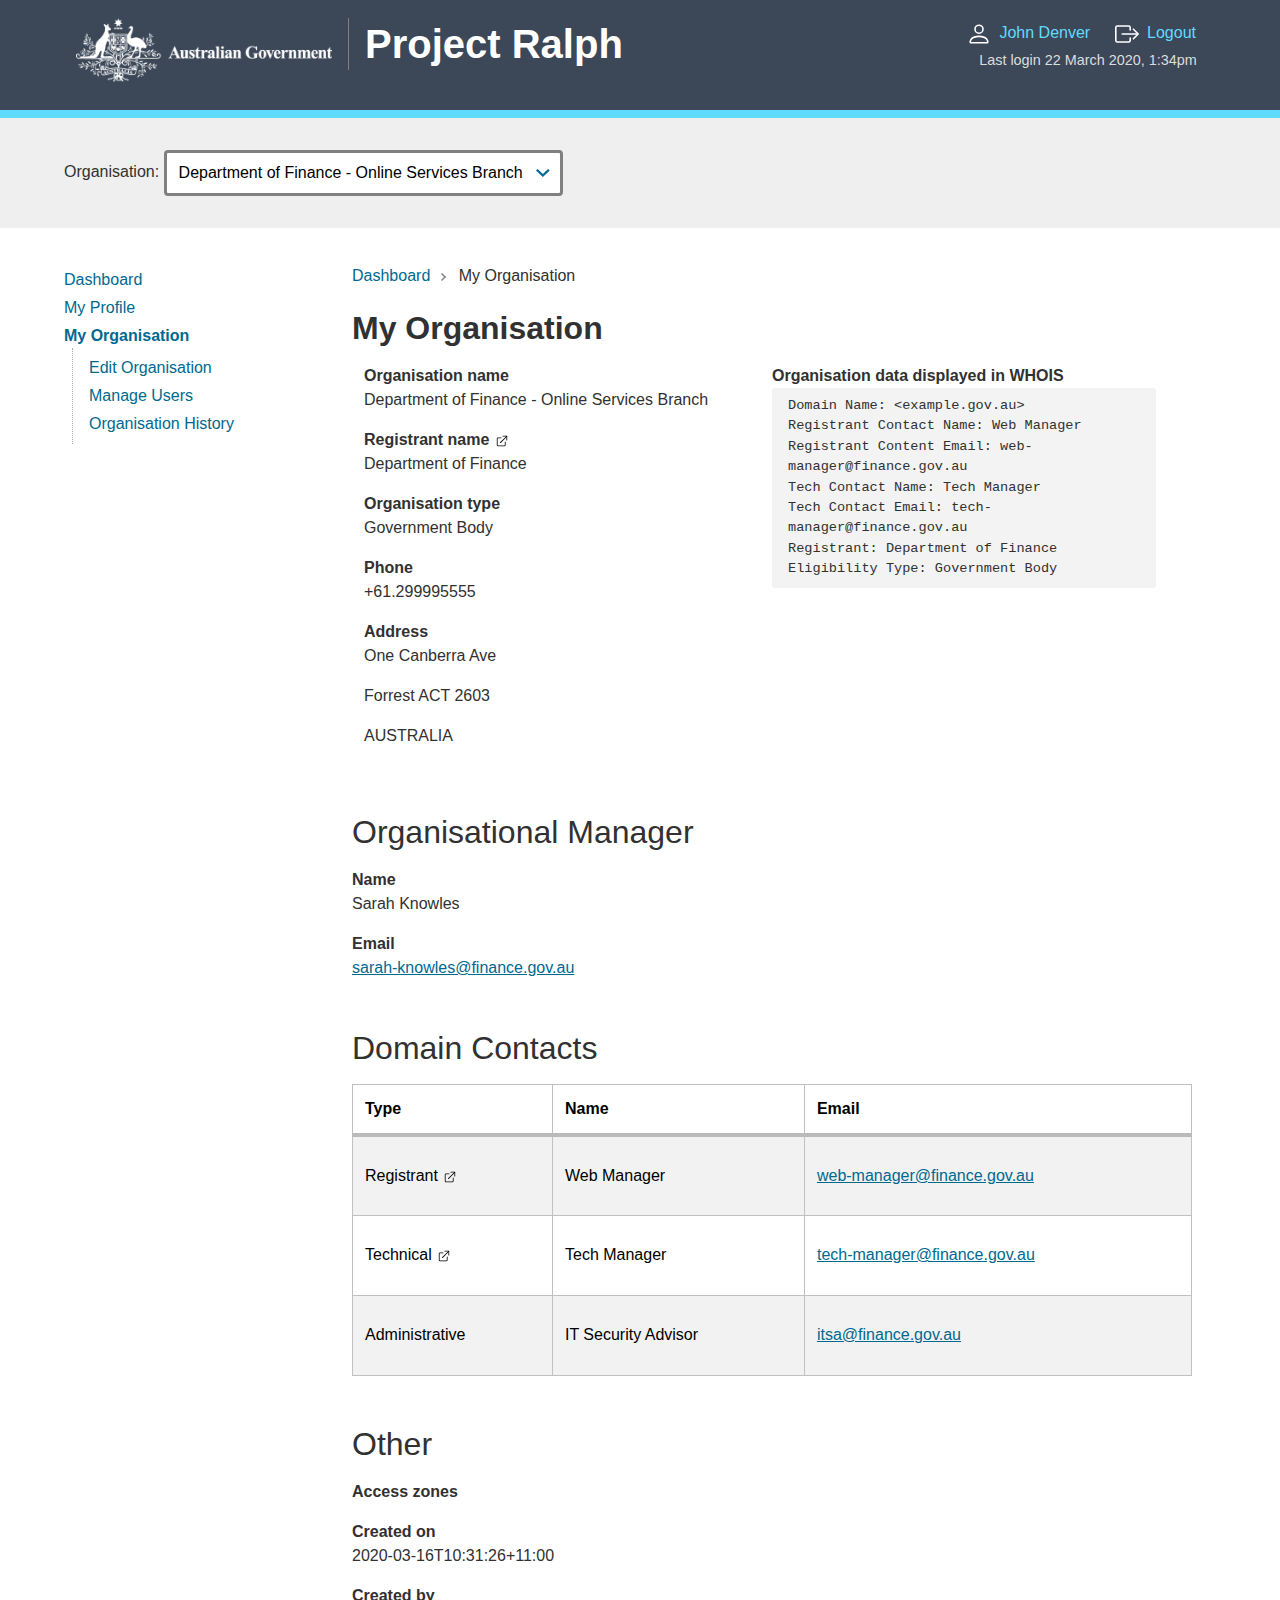
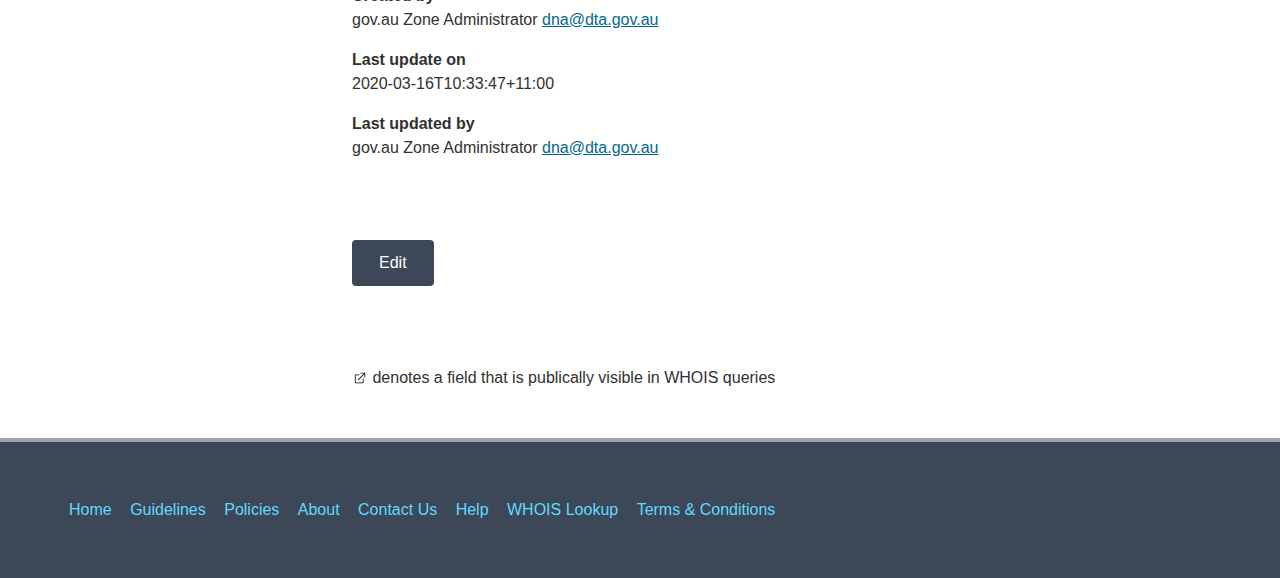
<file: my-org.html>
<html class="js" lang="en">

<head>
    <meta charset="utf-8">
    <link rel="icon" href="/favicon.ico">
    <meta name="viewport" content="width=device-width,initial-scale=1">
    <meta name="theme-color" content="#000000">
    <meta name="description" content="Project Ralph">
    <link rel="apple-touch-icon" href="logo192.png">
    <link rel="manifest" href="/manifest.json">
    <link rel="stylesheet" href="https://cdnjs.cloudflare.com/ajax/libs/animate.css/3.7.2/animate.min.css">
    <script
        type="text/javascript">var $html = document.documentElement; if ($html.classList) $html.classList.remove("no-js"), $html.classList.add("js"); else { var className = "no-js"; $html.className = $html.className.replace(new RegExp("(^|\\b)" + className.split(" ").join("|") + "(\\b|$)", "gi"), " "), $html.className += " js" }</script>
    <title>ralph</title>
    <link href="./static/css/7.f2f67c9c.chunk.css" rel="stylesheet">
    <link href="./static/css/main.1bbd2971.chunk.css" rel="stylesheet">
    <script charset="utf-8" src="./static/js/2.5f625617.chunk.js"></script>
    <link rel="stylesheet" type="text/css" href="./static/css/10.3b9d915a.chunk.css">
    <script charset="utf-8" src="./static/js/10.62dd5466.chunk.js"></script>
    <link rel="stylesheet" type="text/css" href="./static/css/4.b7f70dc3.chunk.css">
    <script charset="utf-8" src="./static/js/4.afe27e4d.chunk.js"></script>
    <link rel="stylesheet" type="text/css" href="./static/css/12.dffc1c14.chunk.css">
    <script charset="utf-8" src="./static/js/12.cf8a0fa6.chunk.js"></script>
    <link rel="stylesheet" type="text/css" href="./static/css/15.cb8af52c.chunk.css">
    <script charset="utf-8" src="./static/js/15.b18828a3.chunk.js"></script>
    <script charset="utf-8" src="./static/js/13.9840b64d.chunk.js"></script>
    <link rel="stylesheet" type="text/css" href="./static/css/8.f587146f.chunk.css">
    <script charset="utf-8" src="./static/js/8.99f99fe1.chunk.js"></script>
    <link rel="stylesheet" type="text/css" href="./static/css/14.b593f841.chunk.css">
    <script charset="utf-8" src="./static/js/14.0dd307f9.chunk.js"></script>
    <script charset="utf-8" src="./static/js/17.e6a198c5.chunk.js"></script>
    <link rel="stylesheet" type="text/css" href="./static/css/9.3beb9b06.chunk.css">
    <script charset="utf-8" src="./static/js/9.970b3b40.chunk.js"></script>
    <link rel="stylesheet" type="text/css" href="./static/css/1.143f412e.chunk.css">
    <script charset="utf-8" src="./static/js/1.b93ccb70.chunk.js"></script>
    <link rel="stylesheet" type="text/css" href="./static/css/0.efdff957.chunk.css">
    <script charset="utf-8" src="./static/js/0.1691781a.chunk.js"></script>
    <link rel="stylesheet" type="text/css" href="./static/css/3.3b347b47.chunk.css">
    <script charset="utf-8" src="./static/js/3.6b435b94.chunk.js"></script>
    <script charset="utf-8" src="./static/js/18.f1408925.chunk.js"></script>

    <style type="text/css">
        .au-main-nav a {
            display: inline;
        }

        ul.au-link-list li {
            margin-left: 0;
        }

        ul.au-link-list li.active>a {
            font-weight: bold !important;
        }

        ul.au-link-list ul.au-link-list {
            margin-left: 0.5em;
            padding-left: 1em;
            border-left: 1px dotted #aaa;
        }

        ul.au-link-list a {
            text-decoration: none !important;
        }

        ul.au-link-list a:hover {
            text-decoration: underline !important;
        }

        svg {
            vertical-align: middle;
        }

        .au-body .dashboard h2 {
            margin-bottom: 0.5em;
            font-weight: normal;
        }

        #toolbar {
            color: #fff;
        }

        #toolbar a {
            color: #61daff;
            text-decoration: none;
            padding: 0.75em 0.5em;
        }

        #toolbar a:hover {
            color: #fff;
            text-decoration: underline;
            background-color: #343d4c;
        }

        #footer-nav a {
            padding: 0 5px;
        }

        .au-breadcrumbs {
            margin-bottom: 1em;
        }

        .au-breadcrumbs>.au-link-list>li {
            margin: 0;
        }

        .au-breadcrumbs>.au-link-list>li:after {
            content: ' ';
            display: inline-block;
            width: 0.5em;
            height: 0.5em;
            margin: 0 0.5em;
            background-image: url("data:image/svg+xml,%3Csvg xmlns='http://www.w3.org/2000/svg' width='20' height='20' viewBox='0 0 128 128'%3E%3Cpath fill='gray' d='M128 64l-64 64-16-16 64-64'/%3E%3Cpath fill='gray' d='M128 64l-16 16-64-64L64 0'/%3E%3C/svg%3E");
            background-size: 100%;
            background-repeat: no-repeat;
        }

        .au-breadcrumbs>.au-link-list>li:last-child:after {
            display: none;
        }

        .last-login {
            color: #ddd;
            font-size: 0.9em;
            padding-right: 0.5em;
        }

        span.diff-added {
            background-color: #cdffd8;
        }

        span.diff-removed {
            background-color: #ffdce0;
        }

        .eye {
            vertical-align: middle;
        }
    </style>
</head>

<body cz-shortcut-listen="true"><noscript>You need to enable JavaScript to run this app.</noscript>
    <div id="root">
        <div class="au-grid au-body site-container">
            <nav class="dashboard-header">
                <div class="container">
                    <div class="col-md-6 dashboard-header__contents">
                        <a class="au-header__brand dashboard-header__link" href="menus.html">
                            <img src="./static/australian-government-white.png" alt="Australian Government"
                                class="au-header__brand-image" style="min-height: 64px;">
                            <h1 class="heading au-header__text">Project Ralph</h1>
                        </a>
                    </div>
                    <div class="col-md-6" style="text-align: right;">
                        <div id="toolbar">
                            <a href="#">
                                <svg class="bi bi-person" width="32px" height="32px" viewBox="0 0 20 20" fill="#ffffff"
                                    xmlns="http://www.w3.org/2000/svg" style="vertical-align: middle">
                                    <path fill-rule="evenodd"
                                        d="M15 16s1 0 1-1-1-4-6-4-6 3-6 4 1 1 1 1h10zm-9.995-.944v-.002zM5.022 15h9.956a.274.274 0 00.014-.002l.008-.002c-.001-.246-.154-.986-.832-1.664C13.516 12.68 12.289 12 10 12c-2.29 0-3.516.68-4.168 1.332-.678.678-.83 1.418-.832 1.664a1.05 1.05 0 00.022.004zm9.974.056v-.002zM10 9a2 2 0 100-4 2 2 0 000 4zm3-2a3 3 0 11-6 0 3 3 0 016 0z"
                                        clip-rule="evenodd" />
                                </svg>
                                John Denver
                            </a>

                            <a href="#">
                                <svg class="bi bi-box-arrow-right" width="32px" height="32px" viewBox="0 0 20 20"
                                    fill="#ffffff" xmlns="http://www.w3.org/2000/svg" style="vertical-align: middle;">
                                    <title>Log Out</title>
                                    <path fill-rule="evenodd"
                                        d="M13.646 13.354a.5.5 0 010-.708L16.293 10l-2.647-2.646a.5.5 0 01.708-.708l3 3a.5.5 0 010 .708l-3 3a.5.5 0 01-.708 0z"
                                        clip-rule="evenodd" />
                                    <path fill-rule="evenodd"
                                        d="M6.5 10a.5.5 0 01.5-.5h9a.5.5 0 010 1H7a.5.5 0 01-.5-.5z"
                                        clip-rule="evenodd" />
                                    <path fill-rule="evenodd"
                                        d="M4 15.5A1.5 1.5 0 012.5 14V6A1.5 1.5 0 014 4.5h7A1.5 1.5 0 0112.5 6v1.5a.5.5 0 01-1 0V6a.5.5 0 00-.5-.5H4a.5.5 0 00-.5.5v8a.5.5 0 00.5.5h7a.5.5 0 00.5-.5v-1.5a.5.5 0 011 0V14a1.5 1.5 0 01-1.5 1.5H4z"
                                        clip-rule="evenodd" />
                                </svg>
                                Logout
                            </a>
                            <br>
                            <span class="last-login">Last login 22 March 2020, 1:34pm</span>
                        </div>
                    </div>
                </div>
            </nav>
            <nav class="au-main-nav  au-main-nav--dark dashboard-main-nav" aria-label="main"
                style="padding-bottom: 10px">
                <div class="container">
                </div>
            </nav>
            <div style="background-color: #efefef;">
                <div class="container" style="margin-top: 2em; margin-bottom: 2em;">
                    <div class="row">
                        <div class="col-md-12">
                            <div><span class="">Organisation: </span><select class="au-select organisation-select">
                                    <option value="efc5d22b-3eef-4399-b21e-09e369e8d354" selected="">Department of Finance - Online Services Branch</option>
                                </select></div>
                        </div>
                    </div>
                </div>
            </div>
            <div class="container">
                <div class="row" style="margin-top: 2em;">
                    <div class="col-md-3">
                        <ul class="au-link-list">
                            <li><a href="#">Dashboard</a></li>
                            <li><a href="#">My Profile</a></li>
                            <li class="active"><a href="#">My Organisation</a>
                                <ul class="au-link-list">
                                    <li><a href="#">Edit Organisation</a></li>
                                    <li><a href="#">Manage Users</a></li>
                                    <li><a href="#">Organisation History</a></li>
                                </ul>
                            </li>
                        </ul>
                    </div>
                    <div class="col-md-9">
                        <main class="dashboard">
                            <nav class="au-breadcrumbs" aria-label="breadcrumb">
                                <ul class="au-link-list au-link-list--inline">
                                    <li><a href="#">Dashboard</a></li>
                                    <li>My Organisation</li>
                                </ul>
                            </nav>

                            <h1 class="au-display-xl heading">My Organisation</h1>

                            <div class="container-fluid">
                                <div class="row">
                                    <div class="col-md-6">

                            <div>
                                <div class="info-group"><label class="au-label ">Organisation name</label>
                                    Department of Finance - Online Services Branch</div>
                                <div class="info-group"><label class="au-label ">Registrant name <img class="eye" src="static/icons/box-arrow-up-right.svg" width="16" height="16" title="Viewable on WHOIS queries"></label>
                                    Department of Finance</div>
                                <div class="info-group"><label class="au-label ">Organisation type</label>Government Body
                                </div>
                                <div class="info-group"><label class="au-label ">Phone</label>+61.299995555</div>
                                <div class="info-group"><label class="au-label ">Address</label>
                                    <p>One Canberra Ave</p>
                                    <p></p>
                                    <p></p>
                                    <p>Forrest ACT 2603</p>
                                    <p>AUSTRALIA</p>
                                </div>
                            </div>
                        </div>
                        <div class="col-md-6">
                            <p><strong>Organisation data displayed in WHOIS</strong><br>
<pre style="background-color: #f3f3f3; padding: 8px 16px; border-radius: 4px; font-size: 0.85em; white-space: pre-wrap; word-wrap: break-wrap; margin-top: 0;">
Domain Name: &lt;example.gov.au&gt;
Registrant Contact Name: Web Manager
Registrant Content Email: web-manager@finance.gov.au
Tech Contact Name: Tech Manager
Tech Contact Email: tech-manager@finance.gov.au
Registrant: Department of Finance
Eligibility Type: Government Body
</pre></p>


                        </div>
                    </div>
                </div>

                <h2>Organisational Manager</h2>
                <div class="info-group"><label class="au-label ">Name</label>Sarah Knowles</div>
                <div class="info-group"><label class="au-label ">Email</label><a
                        href="mailto:sys@securityshift.com">sarah-knowles@finance.gov.au</a></div>

                <h2>Domain Contacts</h2>
                <div class="info-group">
                    <table class="table__au-table au-table au-table--striped">
                        <thead class="au-table__head ">
                            <tr class="au-table__row undefined">
                                <th class="au-table__header undefined   "> Type </th>
                                <th class="au-table__header undefined   "> Name </th>
                                <th class="au-table__header undefined   "> Email </th>
                            </tr>
                        </thead>
                        <tbody class="au-table__body  ">
                            <tr class="au-table__row undefined" tabindex="0">
                                <td class="au-table__cell type-cell  ">Registrant <img class="eye" src="static/icons/box-arrow-up-right.svg" width="16" height="16" title="Viewable on WHOIS queries"></td>
                                <td class="au-table__cell name-cell  ">Web Manager</td>
                                <td class="au-table__cell email-cell  "><a
                                        href="#">web-manager@finance.gov.au</a>
                                </td>
                            </tr>
                            <tr class="au-table__row undefined" tabindex="0">
                                <td class="au-table__cell type-cell  ">Technical <img class="eye" src="static/icons/box-arrow-up-right.svg" width="16" height="16" title="Viewable on WHOIS queries"></td>
                                <td class="au-table__cell name-cell  ">Tech Manager</td>
                                <td class="au-table__cell email-cell  "><a
                                        href="#">tech-manager@finance.gov.au</a>
                                </td>
                            </tr>
                            <tr class="au-table__row undefined" tabindex="0">
                                <td class="au-table__cell type-cell  ">Administrative</td>
                                <td class="au-table__cell name-cell  ">IT Security Advisor</td>
                                <td class="au-table__cell email-cell  "><a
                                        href="#">itsa@finance.gov.au</a>
                                </td>
                            </tr>
                        </tbody>
                    </table>
                </div>

                <h2>Other</h2>
                <div class="info-group"><label class="au-label ">Access zones</label></div>
                <div class="info-group"><label class="au-label ">Created
                    on</label>2020-03-16T10:31:26+11:00</div>
            <div class="info-group"><label class="au-label ">Created by</label>gov.au Zone Administrator <a
                    href="mailto:">dna@dta.gov.au</a></div>
            <div class="info-group"><label class="au-label ">Last update
                    on</label>2020-03-16T10:33:47+11:00</div>
            <div class="info-group"><label class="au-label ">Last updated by</label>gov.au Zone Administrator
                <a href="#">dna@dta.gov.au</a></div>
                


                <div class="spaced spaced__top-none spaced__bottom-one" style="margin-top: 5em;"><button type="button"
                    class="au-btn  ">Edit</button></div>





                            <p style="margin-top: 5em;"><img class="eye" src="static/icons/box-arrow-up-right.svg" width="16" height="16" title="Viewable on WHOIS queries"> denotes a field that is publically visible in WHOIS queries</p>
                        </main>
                    </div>
                </div>

            </div>
            <footer class="au-footer footer au-footer--dark " style="margin-top: 2em;" role="contentinfo">
                <div class="container">
                    <nav class="au-footer__navigation au-body au-body--dark" aria-label="footer">
                        <div>
                            <ul class="au-link-list au-link-list--inline" id="footer-nav">
                                <li><a aria-current="page" href="#">Home</a></li>
                                <li><a href="#">Guidelines</a></li>
                                <li><a href="#">Policies</a></li>
                                <li><a href="#">About</a></li>
                                <li><a href="#">Contact Us</a></li>
                                <li><a href="#">Help</a></li>
                                <li><a href="#">WHOIS Lookup</a></li>
                                <li><a href="#">Terms &amp; Conditions</a></li>
                            </ul>
                        </div>
                    </nav>
                </div>
            </footer>
        </div>
    </div>
    <script>!function (u) { function e(e) { for (var t, r, n = e[0], o = e[1], a = e[2], f = 0, c = []; f < n.length; f++)r = n[f], Object.prototype.hasOwnProperty.call(d, r) && d[r] && c.push(d[r][0]), d[r] = 0; for (t in o) Object.prototype.hasOwnProperty.call(o, t) && (u[t] = o[t]); for (h && h(e); c.length;)c.shift()(); return l.push.apply(l, a || []), i() } function i() { for (var e, t = 0; t < l.length; t++) { for (var r = l[t], n = !0, o = 1; o < r.length; o++) { var a = r[o]; 0 !== d[a] && (n = !1) } n && (l.splice(t--, 1), e = p(p.s = r[0])) } return e } var r = {}, s = { 6: 0 }, d = { 6: 0 }, l = []; function p(e) { if (r[e]) return r[e].exports; var t = r[e] = { i: e, l: !1, exports: {} }; return u[e].call(t.exports, t, t.exports, p), t.l = !0, t.exports } p.e = function (l) { var e = []; s[l] ? e.push(s[l]) : 0 !== s[l] && { 0: 1, 1: 1, 3: 1, 4: 1, 8: 1, 9: 1, 10: 1, 11: 1, 12: 1, 14: 1, 15: 1 }[l] && e.push(s[l] = new Promise(function (e, n) { for (var t = "static/css/" + ({}[l] || l) + "." + { 0: "efdff957", 1: "143f412e", 2: "31d6cfe0", 3: "3b347b47", 4: "b7f70dc3", 8: "f587146f", 9: "3beb9b06", 10: "3b9d915a", 11: "77144855", 12: "dffc1c14", 13: "31d6cfe0", 14: "b593f841", 15: "cb8af52c", 16: "31d6cfe0", 17: "31d6cfe0", 18: "31d6cfe0" }[l] + ".chunk.css", o = p.p + t, r = document.getElementsByTagName("link"), a = 0; a < r.length; a++) { var f = (u = r[a]).getAttribute("data-href") || u.getAttribute("href"); if ("stylesheet" === u.rel && (f === t || f === o)) return e() } var c = document.getElementsByTagName("style"); for (a = 0; a < c.length; a++) { var u; if ((f = (u = c[a]).getAttribute("data-href")) === t || f === o) return e() } var i = document.createElement("link"); i.rel = "stylesheet", i.type = "text/css", i.onload = e, i.onerror = function (e) { var t = e && e.target && e.target.src || o, r = new Error("Loading CSS chunk " + l + " failed.\n(" + t + ")"); r.code = "CSS_CHUNK_LOAD_FAILED", r.request = t, delete s[l], i.parentNode.removeChild(i), n(r) }, i.href = o, document.getElementsByTagName("head")[0].appendChild(i) }).then(function () { s[l] = 0 })); var r = d[l]; if (0 !== r) if (r) e.push(r[2]); else { var t = new Promise(function (e, t) { r = d[l] = [e, t] }); e.push(r[2] = t); var n, o = document.createElement("script"); o.charset = "utf-8", o.timeout = 120, p.nc && o.setAttribute("nonce", p.nc), o.src = p.p + "static/js/" + ({}[l] || l) + "." + { 0: "1691781a", 1: "b93ccb70", 2: "5f625617", 3: "6b435b94", 4: "afe27e4d", 8: "99f99fe1", 9: "970b3b40", 10: "62dd5466", 11: "28f09257", 12: "cf8a0fa6", 13: "9840b64d", 14: "0dd307f9", 15: "b18828a3", 16: "e1805875", 17: "e6a198c5", 18: "f1408925" }[l] + ".chunk.js"; var a = new Error; n = function (e) { o.onerror = o.onload = null, clearTimeout(f); var t = d[l]; if (0 !== t) { if (t) { var r = e && ("load" === e.type ? "missing" : e.type), n = e && e.target && e.target.src; a.message = "Loading chunk " + l + " failed.\n(" + r + ": " + n + ")", a.name = "ChunkLoadError", a.type = r, a.request = n, t[1](a) } d[l] = void 0 } }; var f = setTimeout(function () { n({ type: "timeout", target: o }) }, 12e4); o.onerror = o.onload = n, document.head.appendChild(o) } return Promise.all(e) }, p.m = u, p.c = r, p.d = function (e, t, r) { p.o(e, t) || Object.defineProperty(e, t, { enumerable: !0, get: r }) }, p.r = function (e) { "undefined" != typeof Symbol && Symbol.toStringTag && Object.defineProperty(e, Symbol.toStringTag, { value: "Module" }), Object.defineProperty(e, "__esModule", { value: !0 }) }, p.t = function (t, e) { if (1 & e && (t = p(t)), 8 & e) return t; if (4 & e && "object" == typeof t && t && t.__esModule) return t; var r = Object.create(null); if (p.r(r), Object.defineProperty(r, "default", { enumerable: !0, value: t }), 2 & e && "string" != typeof t) for (var n in t) p.d(r, n, function (e) { return t[e] }.bind(null, n)); return r }, p.n = function (e) { var t = e && e.__esModule ? function () { return e.default } : function () { return e }; return p.d(t, "a", t), t }, p.o = function (e, t) { return Object.prototype.hasOwnProperty.call(e, t) }, p.p = "/", p.oe = function (e) { throw console.error(e), e }; var t = this.webpackJsonpralph = this.webpackJsonpralph || [], n = t.push.bind(t); t.push = e, t = t.slice(); for (var o = 0; o < t.length; o++)e(t[o]); var h = n; i() }([])</script>
    <script src="./static/js/7.0c02bc58.chunk.js"></script>
</body>

</html>
</file>
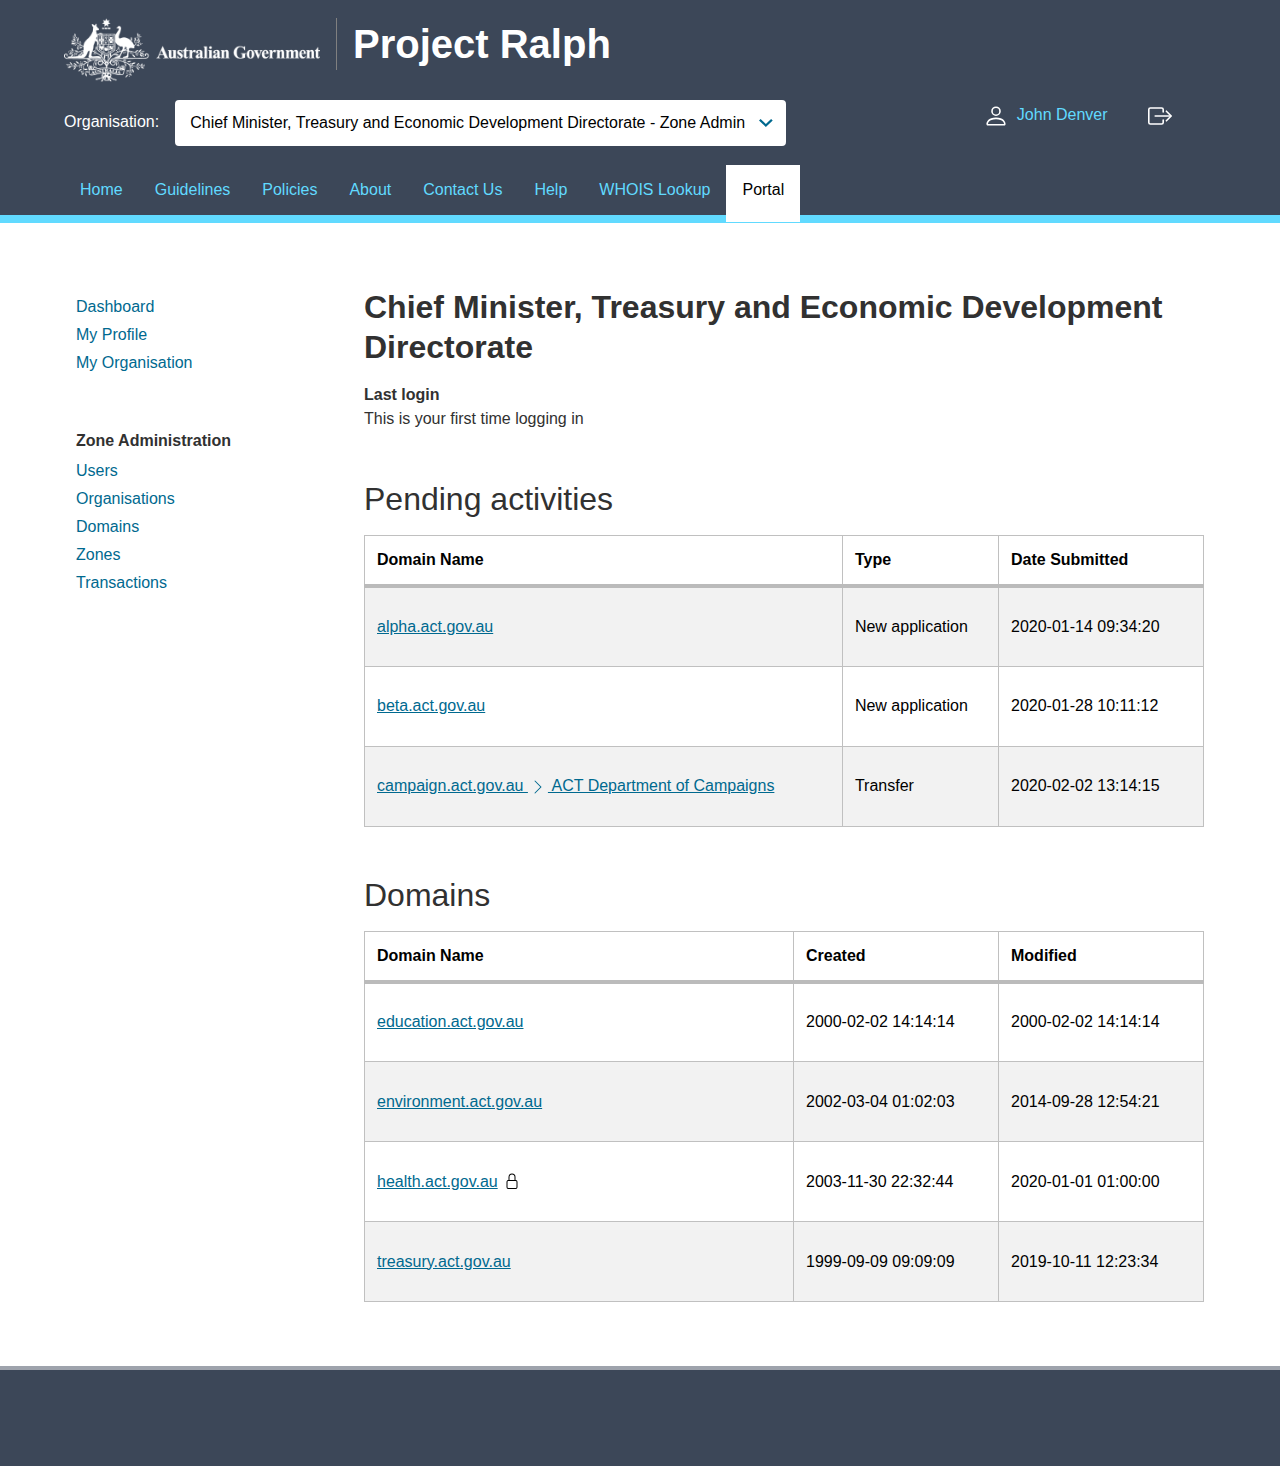
<file: option2.html>
<html class="js" lang="en">

<head>
    <meta charset="utf-8">
    <link rel="icon" href="/favicon.ico">
    <meta name="viewport" content="width=device-width,initial-scale=1">
    <meta name="theme-color" content="#000000">
    <meta name="description" content="Project Ralph">
    <link rel="apple-touch-icon" href="logo192.png">
    <link rel="manifest" href="/manifest.json">
    <link rel="stylesheet" href="https://cdnjs.cloudflare.com/ajax/libs/animate.css/3.7.2/animate.min.css">
    <script
        type="text/javascript">var $html = document.documentElement; if ($html.classList) $html.classList.remove("no-js"), $html.classList.add("js"); else { var className = "no-js"; $html.className = $html.className.replace(new RegExp("(^|\\b)" + className.split(" ").join("|") + "(\\b|$)", "gi"), " "), $html.className += " js" }</script>
    <title>ralph</title>
    <link href="./static/css/7.f2f67c9c.chunk.css" rel="stylesheet">
    <link href="./static/css/main.1bbd2971.chunk.css" rel="stylesheet">
    <script charset="utf-8" src="./static/js/2.5f625617.chunk.js"></script>
    <link rel="stylesheet" type="text/css" href="./static/css/10.3b9d915a.chunk.css">
    <script charset="utf-8" src="./static/js/10.62dd5466.chunk.js"></script>
    <link rel="stylesheet" type="text/css" href="./static/css/4.b7f70dc3.chunk.css">
    <script charset="utf-8" src="./static/js/4.afe27e4d.chunk.js"></script>
    <link rel="stylesheet" type="text/css" href="./static/css/12.dffc1c14.chunk.css">
    <script charset="utf-8" src="./static/js/12.cf8a0fa6.chunk.js"></script>
    <link rel="stylesheet" type="text/css" href="./static/css/15.cb8af52c.chunk.css">
    <script charset="utf-8" src="./static/js/15.b18828a3.chunk.js"></script>
    <script charset="utf-8" src="./static/js/13.9840b64d.chunk.js"></script>
    <link rel="stylesheet" type="text/css" href="./static/css/8.f587146f.chunk.css">
    <script charset="utf-8" src="./static/js/8.99f99fe1.chunk.js"></script>
    <link rel="stylesheet" type="text/css" href="./static/css/14.b593f841.chunk.css">
    <script charset="utf-8" src="./static/js/14.0dd307f9.chunk.js"></script>
    <script charset="utf-8" src="./static/js/17.e6a198c5.chunk.js"></script>
    <link rel="stylesheet" type="text/css" href="./static/css/9.3beb9b06.chunk.css">
    <script charset="utf-8" src="./static/js/9.970b3b40.chunk.js"></script>
    <link rel="stylesheet" type="text/css" href="./static/css/1.143f412e.chunk.css">
    <script charset="utf-8" src="./static/js/1.b93ccb70.chunk.js"></script>
    <link rel="stylesheet" type="text/css" href="./static/css/0.efdff957.chunk.css">
    <script charset="utf-8" src="./static/js/0.1691781a.chunk.js"></script>
    <link rel="stylesheet" type="text/css" href="./static/css/3.3b347b47.chunk.css">
    <script charset="utf-8" src="./static/js/3.6b435b94.chunk.js"></script>
    <script charset="utf-8" src="./static/js/18.f1408925.chunk.js"></script>

<style type="text/css">
.au-main-nav a {
    display: inline;
}
ul.au-link-list li {
    margin-left: 0;
}
ul.au-link-list a {
    text-decoration: none !important;
}
ul.au-link-list a:hover {
    text-decoration: underline !important;
}
svg {
    vertical-align: middle;
}
.au-body .dashboard h2 {
    margin-bottom: 0.5em;
    font-weight: normal;
}
</style>
</head>

<body cz-shortcut-listen="true"><noscript>You need to enable JavaScript to run this app.</noscript>
    <div id="root">
        <div class="au-grid au-body site-container">
            <nav class="dashboard-header">
                <div class="container">
                    <div class="dashboard-header__contents">
                        <a class="au-header__brand dashboard-header__link" href="option3.html">
                            <img src="./static/australian-government-white.png" alt="Australian Government" class="au-header__brand-image" style="min-height: 64px;">
                            <h1 class="heading au-header__text">Project Ralph</h1>
                        </a>
                    </div>
                </div>
            </nav>
            <nav class="au-main-nav  au-main-nav--dark dashboard-main-nav" aria-label="main" style="padding-bottom: 10px">
                <div class="container">
                    <div class="row">
                        <div class="col-md-12">
                            <div id="au-main-nav-3" class="au-main-nav__content"><button aria-controls="au-main-nav-3"
                                    aria-expanded="false"
                                    class="au-main-nav__toggle au-main-nav__toggle--open">Menu</button>
                                <div class="au-main-nav__menu">
                                    <div class="au-main-nav__menu-inner">
                                        <div class="au-main-nav__focus-trap-top"></div><button
                                            aria-controls="au-main-nav-3" aria-expanded="false"
                                            class="au-main-nav__toggle au-main-nav__toggle--close">Close</button>
                                        
                                            <div><span class="dashboard-header__select-org-hint-text">Organisation:</span><select
                                                class="au-select organisation-select au-select--dark">
                                                <option value="efc5d22b-3eef-4399-b21e-09e369e8d354" selected="">Chief Minister, Treasury and Economic Development Directorate - Zone Admin</option>
                                                <option>Health Directorate - User</option>
                                                <option>Transport Canberra and City Services - Org Admin</option>
                                            </select></div>


                                        <div class="au-main-nav__focus-trap-bottom"></div>
                                    </div>
                                </div>
                                <div aria-controls="au-main-nav-3" class="au-main-nav__overlay"></div>
                            </div>
                            <div style="color: #ffffff;">
                                <a href="#">
                                <svg class="bi bi-person" width="32px" height="32px" viewBox="0 0 20 20" fill="#ffffff" xmlns="http://www.w3.org/2000/svg" style="vertical-align: middle">
                                    <path fill-rule="evenodd" d="M15 16s1 0 1-1-1-4-6-4-6 3-6 4 1 1 1 1h10zm-9.995-.944v-.002zM5.022 15h9.956a.274.274 0 00.014-.002l.008-.002c-.001-.246-.154-.986-.832-1.664C13.516 12.68 12.289 12 10 12c-2.29 0-3.516.68-4.168 1.332-.678.678-.83 1.418-.832 1.664a1.05 1.05 0 00.022.004zm9.974.056v-.002zM10 9a2 2 0 100-4 2 2 0 000 4zm3-2a3 3 0 11-6 0 3 3 0 016 0z" clip-rule="evenodd"/>
                                </svg> 
                                John Denver    
                                </a>
                                
                                <a href="#">
                                <svg class="bi bi-box-arrow-right" width="32px" height="32px" viewBox="0 0 20 20" fill="#ffffff" xmlns="http://www.w3.org/2000/svg" style="vertical-align: middle;">
                                    <title>Log Out</title>
                                    <path fill-rule="evenodd" d="M13.646 13.354a.5.5 0 010-.708L16.293 10l-2.647-2.646a.5.5 0 01.708-.708l3 3a.5.5 0 010 .708l-3 3a.5.5 0 01-.708 0z" clip-rule="evenodd"/>
                                    <path fill-rule="evenodd" d="M6.5 10a.5.5 0 01.5-.5h9a.5.5 0 010 1H7a.5.5 0 01-.5-.5z" clip-rule="evenodd"/>
                                    <path fill-rule="evenodd" d="M4 15.5A1.5 1.5 0 012.5 14V6A1.5 1.5 0 014 4.5h7A1.5 1.5 0 0112.5 6v1.5a.5.5 0 01-1 0V6a.5.5 0 00-.5-.5H4a.5.5 0 00-.5.5v8a.5.5 0 00.5.5h7a.5.5 0 00.5-.5v-1.5a.5.5 0 011 0V14a1.5 1.5 0 01-1.5 1.5H4z" clip-rule="evenodd"/>
                                </svg>
                                </a>
                            </div>
                        </div>
                    </div>
                    <div class="row" style="margin-top:2em;">
                        <div class="col-md-12 au-main-nav__content">
                            <div class="au-main-nav__menu">
                                <div class="au-main-nav__menu-inner">
                                    <ul class="au-link-list" style="margin-bottom: 3px;">
                                        <li><a aria-current="page" href="#">Home</a></li>
                                        <li><a href="#">Guidelines</a></li>
                                        <li><a href="#">Policies</a></li>
                                        <li><a href="#">About</a></li>
                                        <li><a href="#">Contact Us</a></li>
                                        <li><a href="#">Help</a></li>
                                        <li><a href="#">WHOIS Lookup</a></li>
                                        <li class="active"><a href="#" style="background-color: #fff; border-bottom-color: #fff; color: #000;">Portal</a></li>
                                    </ul>
                                </div>
                            </div>
                        </div>
                    </div>
                </div>
            </nav>
            <div class="container push-footer-down">
                <div class="col-md-3">
                    <ul class="au-link-list ">
                        <li class="active"><a aria-current="page" class="active" href="#">Dashboard</a></li>
                        <li><a href="#">My Profile</a></li>
                        <li><a href="#">My Organisation</a></li>
                    </ul>

                    <h2 class="au-sidenav__title" style="font-size:1em">Zone Administration</h2>
                    <ul class="au-link-list">
                        <li><a href="#">Users</a></li>
                        <li><a href="#">Organisations</a></li>
                        <li><a href="#">Domains</a></li>
                        <li><a href="#">Zones</a></li>
                        <li><a href="#">Transactions</a></li>
                    </ul>
                </div>
                <div class="col-md-9">
                    <main class="dashboard">
                        <h1 class="au-display-xl heading">Chief Minister, Treasury and Economic Development Directorate</h1>
                        <div class="info-group"><label class="au-label ">Last login</label>This is your first time logging in</div>

                        <h2>Pending activities</h2>
                        <div class="table">
                            <div class="table__responsive-wrapper">
                                <table class="table__au-table au-table au-table--striped">
                                    <thead class="au-table__head ">
                                        <tr class="au-table__row undefined">
                                            <th class="au-table__header undefined   "> Domain Name </th>
                                            <th class="au-table__header undefined   "> Type</th>
                                            <th class="au-table__header undefined   " width="180"> Date Submitted </th>
                                        </tr>
                                    </thead>
                                    <tbody class="au-table__body  ">
                                        <tr class="au-table__row undefined">
                                            <td class="au-table__cell domain name-cell  "><a href="#">alpha.act.gov.au</a></td>
                                            <td class="au-table__cell">New application</td>
                                            <td class="au-table__cell view-cell  ">2020-01-14 09:34:20</td>
                                        </tr>
                                        <tr class="au-table__row undefined">
                                            <td class="au-table__cell domain name-cell  "><a href="#">beta.act.gov.au</a></td>
                                            <td class="au-table__cell">New application</td>
                                            <td class="au-table__cell view-cell  ">2020-01-28 10:11:12</td>
                                        </tr>
                                        <tr class="au-table__row undefined">
                                            <td class="au-table__cell domain name-cell  "><a href="#">campaign.act.gov.au 
                                                <svg class="bi bi-chevron-right" width="20" height="20" viewBox="0 0 20 20" fill="currentColor" xmlns="http://www.w3.org/2000/svg"><path fill-rule="evenodd" d="M6.646 3.646a.5.5 0 01.708 0l6 6a.5.5 0 010 .708l-6 6a.5.5 0 01-.708-.708L12.293 10 6.646 4.354a.5.5 0 010-.708z" clip-rule="evenodd"/></svg>
                                                ACT Department of Campaigns</a></td>
                                            <td class="au-table__cell">Transfer</td>
                                            <td class="au-table__cell view-cell  ">2020-02-02 13:14:15</td>
                                        </tr>
                                    </tbody>
                                </table>
                            </div>
                        </div>

                        <h2>Domains</h2>
                        <div class="table">
                            <div class="table__responsive-wrapper">
                                <table class="table__au-table au-table au-table--striped">
                                    <thead class="au-table__head ">
                                        <tr class="au-table__row undefined">
                                            <th class="au-table__header undefined   "> Domain Name </th>
                                            <th class="au-table__header undefined   " width="180"> Created</th>
                                            <th class="au-table__header undefined   " width="180"> Modified</th>
                                        </tr>
                                    </thead>
                                    <tbody class="au-table__body  ">
                                        <tr class="au-table__row undefined" tabindex="0">
                                            <td class="au-table__cell domain name-cell  "><a href="#">education.act.gov.au</a></td>
                                            <td class="au-table__cell view-cell  ">2000-02-02 14:14:14</td>
                                            <td class="au-table__cell view-cell  ">2000-02-02 14:14:14</td>
                                        </tr>
                                        <tr class="au-table__row undefined" tabindex="0">
                                            <td class="au-table__cell domain name-cell  "><a href="#">environment.act.gov.au</a></td>
                                            <td class="au-table__cell view-cell  ">2002-03-04 01:02:03</td>
                                            <td class="au-table__cell view-cell  ">2014-09-28 12:54:21</td>
                                        </tr>
                                        <tr class="au-table__row undefined" tabindex="0">
                                            <td class="au-table__cell domain name-cell  "><a href="#">health.act.gov.au</a>
                                                <svg class="bi bi-lock" width="20px" height="20px" viewBox="0 0 20 20" fill="currentColor" xmlns="http://www.w3.org/2000/svg">
                                                    <title>Registry Locked</title>
                                                    <path fill-rule="evenodd" d="M13.655 9H6.333c-.264 0-.398.068-.471.121a.73.73 0 00-.224.296 1.626 1.626 0 00-.138.59V15c0 .342.076.531.14.635.064.106.151.18.256.237a1.122 1.122 0 00.436.127l.013.001h7.322c.264 0 .398-.068.471-.121a.73.73 0 00.224-.296 1.627 1.627 0 00.138-.59V10c0-.342-.076-.531-.14-.635a.658.658 0 00-.255-.237 1.123 1.123 0 00-.45-.128zm.012-1H6.333C4.5 8 4.5 10 4.5 10v5c0 2 1.833 2 1.833 2h7.334c1.833 0 1.833-2 1.833-2v-5c0-2-1.833-2-1.833-2zM6.5 5a3.5 3.5 0 117 0v3h-1V5a2.5 2.5 0 00-5 0v3h-1V5z" clip-rule="evenodd"/>
                                                  </svg>
                                            </td>
                                            <td class="au-table__cell view-cell  ">2003-11-30 22:32:44</td>
                                            <td class="au-table__cell view-cell  ">2020-01-01 01:00:00</td>
                                        </tr>
                                        <tr class="au-table__row undefined" tabindex="0">
                                            <td class="au-table__cell domain name-cell  "><a href="#">treasury.act.gov.au</a></td>
                                            <td class="au-table__cell view-cell  ">1999-09-09 09:09:09</td>
                                            <td class="au-table__cell view-cell  ">2019-10-11 12:23:34</td>
                                        </tr>
                                    </tbody>
                                </table>
                            </div>
                        </div>
                    </main>
                </div>
            </div>
            <footer class="au-footer footer au-footer--dark " role="contentinfo">
                <div class="container">
                    <nav class="au-footer__navigation " aria-label="footer">
                        <div></div>
                    </nav>
                </div>
            </footer>
        </div>
    </div>
    <script>!function (u) { function e(e) { for (var t, r, n = e[0], o = e[1], a = e[2], f = 0, c = []; f < n.length; f++)r = n[f], Object.prototype.hasOwnProperty.call(d, r) && d[r] && c.push(d[r][0]), d[r] = 0; for (t in o) Object.prototype.hasOwnProperty.call(o, t) && (u[t] = o[t]); for (h && h(e); c.length;)c.shift()(); return l.push.apply(l, a || []), i() } function i() { for (var e, t = 0; t < l.length; t++) { for (var r = l[t], n = !0, o = 1; o < r.length; o++) { var a = r[o]; 0 !== d[a] && (n = !1) } n && (l.splice(t--, 1), e = p(p.s = r[0])) } return e } var r = {}, s = { 6: 0 }, d = { 6: 0 }, l = []; function p(e) { if (r[e]) return r[e].exports; var t = r[e] = { i: e, l: !1, exports: {} }; return u[e].call(t.exports, t, t.exports, p), t.l = !0, t.exports } p.e = function (l) { var e = []; s[l] ? e.push(s[l]) : 0 !== s[l] && { 0: 1, 1: 1, 3: 1, 4: 1, 8: 1, 9: 1, 10: 1, 11: 1, 12: 1, 14: 1, 15: 1 }[l] && e.push(s[l] = new Promise(function (e, n) { for (var t = "static/css/" + ({}[l] || l) + "." + { 0: "efdff957", 1: "143f412e", 2: "31d6cfe0", 3: "3b347b47", 4: "b7f70dc3", 8: "f587146f", 9: "3beb9b06", 10: "3b9d915a", 11: "77144855", 12: "dffc1c14", 13: "31d6cfe0", 14: "b593f841", 15: "cb8af52c", 16: "31d6cfe0", 17: "31d6cfe0", 18: "31d6cfe0" }[l] + ".chunk.css", o = p.p + t, r = document.getElementsByTagName("link"), a = 0; a < r.length; a++) { var f = (u = r[a]).getAttribute("data-href") || u.getAttribute("href"); if ("stylesheet" === u.rel && (f === t || f === o)) return e() } var c = document.getElementsByTagName("style"); for (a = 0; a < c.length; a++) { var u; if ((f = (u = c[a]).getAttribute("data-href")) === t || f === o) return e() } var i = document.createElement("link"); i.rel = "stylesheet", i.type = "text/css", i.onload = e, i.onerror = function (e) { var t = e && e.target && e.target.src || o, r = new Error("Loading CSS chunk " + l + " failed.\n(" + t + ")"); r.code = "CSS_CHUNK_LOAD_FAILED", r.request = t, delete s[l], i.parentNode.removeChild(i), n(r) }, i.href = o, document.getElementsByTagName("head")[0].appendChild(i) }).then(function () { s[l] = 0 })); var r = d[l]; if (0 !== r) if (r) e.push(r[2]); else { var t = new Promise(function (e, t) { r = d[l] = [e, t] }); e.push(r[2] = t); var n, o = document.createElement("script"); o.charset = "utf-8", o.timeout = 120, p.nc && o.setAttribute("nonce", p.nc), o.src = p.p + "static/js/" + ({}[l] || l) + "." + { 0: "1691781a", 1: "b93ccb70", 2: "5f625617", 3: "6b435b94", 4: "afe27e4d", 8: "99f99fe1", 9: "970b3b40", 10: "62dd5466", 11: "28f09257", 12: "cf8a0fa6", 13: "9840b64d", 14: "0dd307f9", 15: "b18828a3", 16: "e1805875", 17: "e6a198c5", 18: "f1408925" }[l] + ".chunk.js"; var a = new Error; n = function (e) { o.onerror = o.onload = null, clearTimeout(f); var t = d[l]; if (0 !== t) { if (t) { var r = e && ("load" === e.type ? "missing" : e.type), n = e && e.target && e.target.src; a.message = "Loading chunk " + l + " failed.\n(" + r + ": " + n + ")", a.name = "ChunkLoadError", a.type = r, a.request = n, t[1](a) } d[l] = void 0 } }; var f = setTimeout(function () { n({ type: "timeout", target: o }) }, 12e4); o.onerror = o.onload = n, document.head.appendChild(o) } return Promise.all(e) }, p.m = u, p.c = r, p.d = function (e, t, r) { p.o(e, t) || Object.defineProperty(e, t, { enumerable: !0, get: r }) }, p.r = function (e) { "undefined" != typeof Symbol && Symbol.toStringTag && Object.defineProperty(e, Symbol.toStringTag, { value: "Module" }), Object.defineProperty(e, "__esModule", { value: !0 }) }, p.t = function (t, e) { if (1 & e && (t = p(t)), 8 & e) return t; if (4 & e && "object" == typeof t && t && t.__esModule) return t; var r = Object.create(null); if (p.r(r), Object.defineProperty(r, "default", { enumerable: !0, value: t }), 2 & e && "string" != typeof t) for (var n in t) p.d(r, n, function (e) { return t[e] }.bind(null, n)); return r }, p.n = function (e) { var t = e && e.__esModule ? function () { return e.default } : function () { return e }; return p.d(t, "a", t), t }, p.o = function (e, t) { return Object.prototype.hasOwnProperty.call(e, t) }, p.p = "/", p.oe = function (e) { throw console.error(e), e }; var t = this.webpackJsonpralph = this.webpackJsonpralph || [], n = t.push.bind(t); t.push = e, t = t.slice(); for (var o = 0; o < t.length; o++)e(t[o]); var h = n; i() }([])</script>
    <script src="./static/js/7.0c02bc58.chunk.js"></script>
</body>

</html>
</file>
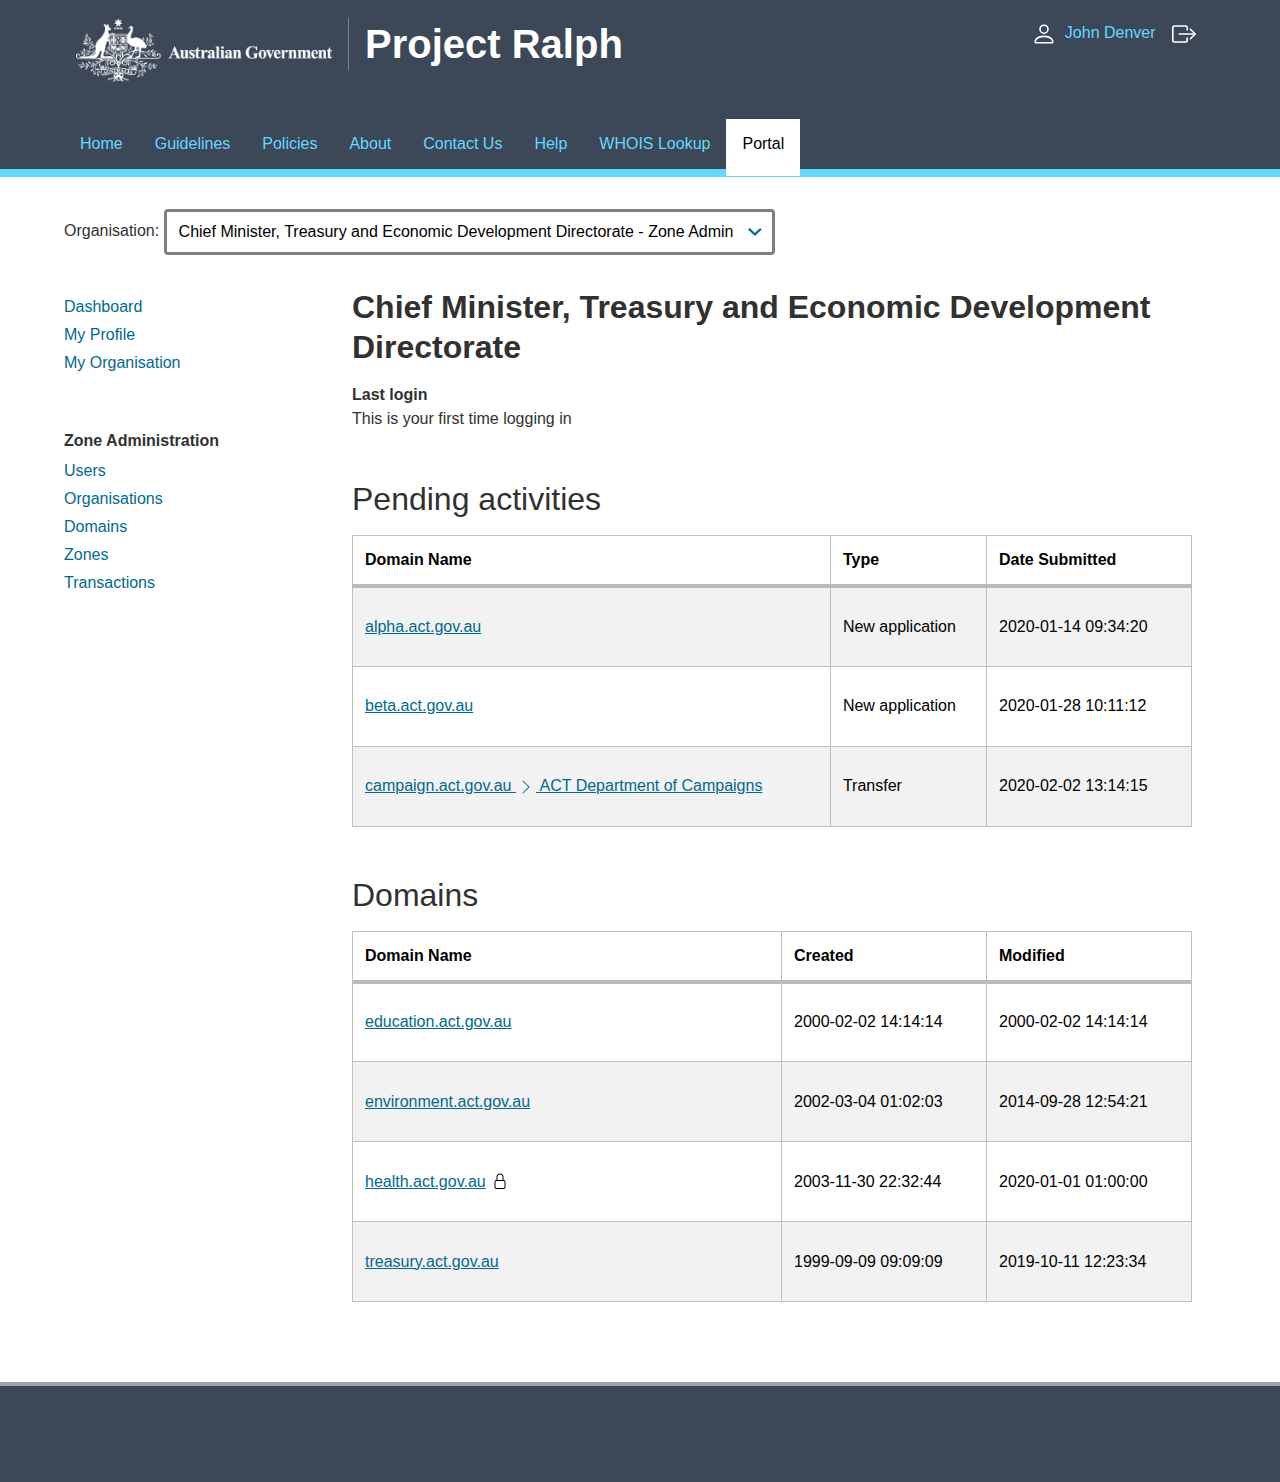
<file: option3.html>
<html class="js" lang="en">

<head>
    <meta charset="utf-8">
    <link rel="icon" href="/favicon.ico">
    <meta name="viewport" content="width=device-width,initial-scale=1">
    <meta name="theme-color" content="#000000">
    <meta name="description" content="Project Ralph">
    <link rel="apple-touch-icon" href="logo192.png">
    <link rel="manifest" href="/manifest.json">
    <link rel="stylesheet" href="https://cdnjs.cloudflare.com/ajax/libs/animate.css/3.7.2/animate.min.css">
    <script
        type="text/javascript">var $html = document.documentElement; if ($html.classList) $html.classList.remove("no-js"), $html.classList.add("js"); else { var className = "no-js"; $html.className = $html.className.replace(new RegExp("(^|\\b)" + className.split(" ").join("|") + "(\\b|$)", "gi"), " "), $html.className += " js" }</script>
    <title>ralph</title>
    <link href="./static/css/7.f2f67c9c.chunk.css" rel="stylesheet">
    <link href="./static/css/main.1bbd2971.chunk.css" rel="stylesheet">
    <script charset="utf-8" src="./static/js/2.5f625617.chunk.js"></script>
    <link rel="stylesheet" type="text/css" href="./static/css/10.3b9d915a.chunk.css">
    <script charset="utf-8" src="./static/js/10.62dd5466.chunk.js"></script>
    <link rel="stylesheet" type="text/css" href="./static/css/4.b7f70dc3.chunk.css">
    <script charset="utf-8" src="./static/js/4.afe27e4d.chunk.js"></script>
    <link rel="stylesheet" type="text/css" href="./static/css/12.dffc1c14.chunk.css">
    <script charset="utf-8" src="./static/js/12.cf8a0fa6.chunk.js"></script>
    <link rel="stylesheet" type="text/css" href="./static/css/15.cb8af52c.chunk.css">
    <script charset="utf-8" src="./static/js/15.b18828a3.chunk.js"></script>
    <script charset="utf-8" src="./static/js/13.9840b64d.chunk.js"></script>
    <link rel="stylesheet" type="text/css" href="./static/css/8.f587146f.chunk.css">
    <script charset="utf-8" src="./static/js/8.99f99fe1.chunk.js"></script>
    <link rel="stylesheet" type="text/css" href="./static/css/14.b593f841.chunk.css">
    <script charset="utf-8" src="./static/js/14.0dd307f9.chunk.js"></script>
    <script charset="utf-8" src="./static/js/17.e6a198c5.chunk.js"></script>
    <link rel="stylesheet" type="text/css" href="./static/css/9.3beb9b06.chunk.css">
    <script charset="utf-8" src="./static/js/9.970b3b40.chunk.js"></script>
    <link rel="stylesheet" type="text/css" href="./static/css/1.143f412e.chunk.css">
    <script charset="utf-8" src="./static/js/1.b93ccb70.chunk.js"></script>
    <link rel="stylesheet" type="text/css" href="./static/css/0.efdff957.chunk.css">
    <script charset="utf-8" src="./static/js/0.1691781a.chunk.js"></script>
    <link rel="stylesheet" type="text/css" href="./static/css/3.3b347b47.chunk.css">
    <script charset="utf-8" src="./static/js/3.6b435b94.chunk.js"></script>
    <script charset="utf-8" src="./static/js/18.f1408925.chunk.js"></script>

<style type="text/css">
.au-main-nav a {
    display: inline;
}
ul.au-link-list li {
    margin-left: 0;
}
ul.au-link-list a {
    text-decoration: none !important;
}
ul.au-link-list a:hover {
    text-decoration: underline !important;
}
svg {
    vertical-align: middle;
}
.au-body .dashboard h2 {
    margin-bottom: 0.5em;
    font-weight: normal;
}
#toolbar {
    color: #fff;
}
#toolbar a {
    color: #61daff; 
    text-decoration: none;
    padding: 0.75em 0.25em;
}
#toolbar a:hover {
    color: #fff;
    text-decoration: underline;
    background-color: #343d4c;
}
</style>
</head>

<body cz-shortcut-listen="true"><noscript>You need to enable JavaScript to run this app.</noscript>
    <div id="root">
        <div class="au-grid au-body site-container">
            <nav class="dashboard-header">
                <div class="container">
                    <div class="col-md-6 dashboard-header__contents">
                        <a class="au-header__brand dashboard-header__link" href="option4.html">
                            <img src="./static/australian-government-white.png" alt="Australian Government" class="au-header__brand-image" style="min-height: 64px;">
                            <h1 class="heading au-header__text">Project Ralph</h1>
                        </a>
                    </div>
                    <div class="col-md-6" style="text-align: right;">
                        <div id="toolbar">
                            <a href="#">
                            <svg class="bi bi-person" width="32px" height="32px" viewBox="0 0 20 20" fill="#ffffff" xmlns="http://www.w3.org/2000/svg" style="vertical-align: middle">
                                <path fill-rule="evenodd" d="M15 16s1 0 1-1-1-4-6-4-6 3-6 4 1 1 1 1h10zm-9.995-.944v-.002zM5.022 15h9.956a.274.274 0 00.014-.002l.008-.002c-.001-.246-.154-.986-.832-1.664C13.516 12.68 12.289 12 10 12c-2.29 0-3.516.68-4.168 1.332-.678.678-.83 1.418-.832 1.664a1.05 1.05 0 00.022.004zm9.974.056v-.002zM10 9a2 2 0 100-4 2 2 0 000 4zm3-2a3 3 0 11-6 0 3 3 0 016 0z" clip-rule="evenodd"/>
                            </svg> 
                            John Denver    
                            </a>
                            
                            <a href="#">
                            <svg class="bi bi-box-arrow-right" width="32px" height="32px" viewBox="0 0 20 20" fill="#ffffff" xmlns="http://www.w3.org/2000/svg" style="vertical-align: middle;">
                                <title>Log Out</title>
                                <path fill-rule="evenodd" d="M13.646 13.354a.5.5 0 010-.708L16.293 10l-2.647-2.646a.5.5 0 01.708-.708l3 3a.5.5 0 010 .708l-3 3a.5.5 0 01-.708 0z" clip-rule="evenodd"/>
                                <path fill-rule="evenodd" d="M6.5 10a.5.5 0 01.5-.5h9a.5.5 0 010 1H7a.5.5 0 01-.5-.5z" clip-rule="evenodd"/>
                                <path fill-rule="evenodd" d="M4 15.5A1.5 1.5 0 012.5 14V6A1.5 1.5 0 014 4.5h7A1.5 1.5 0 0112.5 6v1.5a.5.5 0 01-1 0V6a.5.5 0 00-.5-.5H4a.5.5 0 00-.5.5v8a.5.5 0 00.5.5h7a.5.5 0 00.5-.5v-1.5a.5.5 0 011 0V14a1.5 1.5 0 01-1.5 1.5H4z" clip-rule="evenodd"/>
                            </svg>
                            </a>
                        </div>
                    </div>
                </div>
            </nav>
            <nav class="au-main-nav  au-main-nav--dark dashboard-main-nav" aria-label="main" style="padding-bottom: 10px">
                <div class="container">
                    <div class="row">
                        
                    </div>
                    <div class="row" style="margin-top:2em;">
                        <div class="col-md-12 au-main-nav__content">
                            <div class="au-main-nav__menu">
                                <div class="au-main-nav__menu-inner">
                                    <ul class="au-link-list" style="margin-bottom: 3px;">
                                        <li><a aria-current="page" href="#">Home</a></li>
                                        <li><a href="#">Guidelines</a></li>
                                        <li><a href="#">Policies</a></li>
                                        <li><a href="#">About</a></li>
                                        <li><a href="#">Contact Us</a></li>
                                        <li><a href="#">Help</a></li>
                                        <li><a href="#">WHOIS Lookup</a></li>
                                        <li class="active"><a href="#" style="background-color: #fff; border-bottom-color: #fff; color: #000;">Portal</a></li>
                                    </ul>
                                </div>
                            </div>
                        </div>
                    </div>
                </div>
            </nav>
            <div class="container" style="margin-top: 2em;">
                <div class="row">
                    <div class="col-md-12">
                        <div><span class="">Organisation: </span><select class="au-select organisation-select">
                            <option value="efc5d22b-3eef-4399-b21e-09e369e8d354" selected="">Chief Minister, Treasury and Economic Development Directorate - Zone Admin</option>
                            <option>Health Directorate - User</option>
                            <option>Transport Canberra and City Services - Org Admin</option>
                        </select></div>
                    </div>
                </div>
                <div class="row" style="margin-top: 2em;">
                    <div class="col-md-3">
                        <ul class="au-link-list ">
                            <li class="active"><a aria-current="page" class="active" href="#">Dashboard</a></li>
                            <li><a href="#">My Profile</a></li>
                            <li><a href="#">My Organisation</a></li>
                        </ul>

                        <h2 class="au-sidenav__title" style="font-size:1em">Zone Administration</h2>
                        <ul class="au-link-list">
                            <li><a href="#">Users</a></li>
                            <li><a href="#">Organisations</a></li>
                            <li><a href="#">Domains</a></li>
                            <li><a href="#">Zones</a></li>
                            <li><a href="#">Transactions</a></li>
                        </ul>
                    </div>
                    <div class="col-md-9">
                        <main class="dashboard">
                            <h1 class="au-display-xl heading">Chief Minister, Treasury and Economic Development Directorate</h1>
                            <div class="info-group"><label class="au-label ">Last login</label>This is your first time logging in</div>

                            <h2>Pending activities</h2>
                            <div class="table">
                                <div class="table__responsive-wrapper">
                                    <table class="table__au-table au-table au-table--striped">
                                        <thead class="au-table__head ">
                                            <tr class="au-table__row undefined">
                                                <th class="au-table__header undefined   "> Domain Name </th>
                                                <th class="au-table__header undefined   "> Type</th>
                                                <th class="au-table__header undefined   " width="180"> Date Submitted </th>
                                            </tr>
                                        </thead>
                                        <tbody class="au-table__body  ">
                                            <tr class="au-table__row undefined">
                                                <td class="au-table__cell domain name-cell  "><a href="#">alpha.act.gov.au</a></td>
                                                <td class="au-table__cell">New application</td>
                                                <td class="au-table__cell view-cell  ">2020-01-14 09:34:20</td>
                                            </tr>
                                            <tr class="au-table__row undefined">
                                                <td class="au-table__cell domain name-cell  "><a href="#">beta.act.gov.au</a></td>
                                                <td class="au-table__cell">New application</td>
                                                <td class="au-table__cell view-cell  ">2020-01-28 10:11:12</td>
                                            </tr>
                                            <tr class="au-table__row undefined">
                                                <td class="au-table__cell domain name-cell  "><a href="#">campaign.act.gov.au 
                                                    <svg class="bi bi-chevron-right" width="20" height="20" viewBox="0 0 20 20" fill="currentColor" xmlns="http://www.w3.org/2000/svg"><path fill-rule="evenodd" d="M6.646 3.646a.5.5 0 01.708 0l6 6a.5.5 0 010 .708l-6 6a.5.5 0 01-.708-.708L12.293 10 6.646 4.354a.5.5 0 010-.708z" clip-rule="evenodd"/></svg>
                                                    ACT Department of Campaigns</a></td>
                                                <td class="au-table__cell">Transfer</td>
                                                <td class="au-table__cell view-cell  ">2020-02-02 13:14:15</td>
                                            </tr>
                                        </tbody>
                                    </table>
                                </div>
                            </div>

                            <h2>Domains</h2>
                            <div class="table">
                                <div class="table__responsive-wrapper">
                                    <table class="table__au-table au-table au-table--striped">
                                        <thead class="au-table__head ">
                                            <tr class="au-table__row undefined">
                                                <th class="au-table__header undefined   "> Domain Name </th>
                                                <th class="au-table__header undefined   " width="180"> Created</th>
                                                <th class="au-table__header undefined   " width="180"> Modified</th>
                                            </tr>
                                        </thead>
                                        <tbody class="au-table__body  ">
                                            <tr class="au-table__row undefined" tabindex="0">
                                                <td class="au-table__cell domain name-cell  "><a href="#">education.act.gov.au</a></td>
                                                <td class="au-table__cell view-cell  ">2000-02-02 14:14:14</td>
                                                <td class="au-table__cell view-cell  ">2000-02-02 14:14:14</td>
                                            </tr>
                                            <tr class="au-table__row undefined" tabindex="0">
                                                <td class="au-table__cell domain name-cell  "><a href="#">environment.act.gov.au</a></td>
                                                <td class="au-table__cell view-cell  ">2002-03-04 01:02:03</td>
                                                <td class="au-table__cell view-cell  ">2014-09-28 12:54:21</td>
                                            </tr>
                                            <tr class="au-table__row undefined" tabindex="0">
                                                <td class="au-table__cell domain name-cell  "><a href="#">health.act.gov.au</a>
                                                    <svg class="bi bi-lock" width="20px" height="20px" viewBox="0 0 20 20" fill="currentColor" xmlns="http://www.w3.org/2000/svg">
                                                        <title>Registry Locked</title>
                                                        <path fill-rule="evenodd" d="M13.655 9H6.333c-.264 0-.398.068-.471.121a.73.73 0 00-.224.296 1.626 1.626 0 00-.138.59V15c0 .342.076.531.14.635.064.106.151.18.256.237a1.122 1.122 0 00.436.127l.013.001h7.322c.264 0 .398-.068.471-.121a.73.73 0 00.224-.296 1.627 1.627 0 00.138-.59V10c0-.342-.076-.531-.14-.635a.658.658 0 00-.255-.237 1.123 1.123 0 00-.45-.128zm.012-1H6.333C4.5 8 4.5 10 4.5 10v5c0 2 1.833 2 1.833 2h7.334c1.833 0 1.833-2 1.833-2v-5c0-2-1.833-2-1.833-2zM6.5 5a3.5 3.5 0 117 0v3h-1V5a2.5 2.5 0 00-5 0v3h-1V5z" clip-rule="evenodd"/>
                                                    </svg>
                                                </td>
                                                <td class="au-table__cell view-cell  ">2003-11-30 22:32:44</td>
                                                <td class="au-table__cell view-cell  ">2020-01-01 01:00:00</td>
                                            </tr>
                                            <tr class="au-table__row undefined" tabindex="0">
                                                <td class="au-table__cell domain name-cell  "><a href="#">treasury.act.gov.au</a></td>
                                                <td class="au-table__cell view-cell  ">1999-09-09 09:09:09</td>
                                                <td class="au-table__cell view-cell  ">2019-10-11 12:23:34</td>
                                            </tr>
                                        </tbody>
                                    </table>
                                </div>
                            </div>
                        </main>
                    </div>
                </div>
            </div>
            <footer class="au-footer footer au-footer--dark " style="margin-top: 5em;" role="contentinfo">
                <div class="container">
                    <nav class="au-footer__navigation " aria-label="footer">
                        <div></div>
                    </nav>
                </div>
            </footer>
        </div>
    </div>
    <script>!function (u) { function e(e) { for (var t, r, n = e[0], o = e[1], a = e[2], f = 0, c = []; f < n.length; f++)r = n[f], Object.prototype.hasOwnProperty.call(d, r) && d[r] && c.push(d[r][0]), d[r] = 0; for (t in o) Object.prototype.hasOwnProperty.call(o, t) && (u[t] = o[t]); for (h && h(e); c.length;)c.shift()(); return l.push.apply(l, a || []), i() } function i() { for (var e, t = 0; t < l.length; t++) { for (var r = l[t], n = !0, o = 1; o < r.length; o++) { var a = r[o]; 0 !== d[a] && (n = !1) } n && (l.splice(t--, 1), e = p(p.s = r[0])) } return e } var r = {}, s = { 6: 0 }, d = { 6: 0 }, l = []; function p(e) { if (r[e]) return r[e].exports; var t = r[e] = { i: e, l: !1, exports: {} }; return u[e].call(t.exports, t, t.exports, p), t.l = !0, t.exports } p.e = function (l) { var e = []; s[l] ? e.push(s[l]) : 0 !== s[l] && { 0: 1, 1: 1, 3: 1, 4: 1, 8: 1, 9: 1, 10: 1, 11: 1, 12: 1, 14: 1, 15: 1 }[l] && e.push(s[l] = new Promise(function (e, n) { for (var t = "static/css/" + ({}[l] || l) + "." + { 0: "efdff957", 1: "143f412e", 2: "31d6cfe0", 3: "3b347b47", 4: "b7f70dc3", 8: "f587146f", 9: "3beb9b06", 10: "3b9d915a", 11: "77144855", 12: "dffc1c14", 13: "31d6cfe0", 14: "b593f841", 15: "cb8af52c", 16: "31d6cfe0", 17: "31d6cfe0", 18: "31d6cfe0" }[l] + ".chunk.css", o = p.p + t, r = document.getElementsByTagName("link"), a = 0; a < r.length; a++) { var f = (u = r[a]).getAttribute("data-href") || u.getAttribute("href"); if ("stylesheet" === u.rel && (f === t || f === o)) return e() } var c = document.getElementsByTagName("style"); for (a = 0; a < c.length; a++) { var u; if ((f = (u = c[a]).getAttribute("data-href")) === t || f === o) return e() } var i = document.createElement("link"); i.rel = "stylesheet", i.type = "text/css", i.onload = e, i.onerror = function (e) { var t = e && e.target && e.target.src || o, r = new Error("Loading CSS chunk " + l + " failed.\n(" + t + ")"); r.code = "CSS_CHUNK_LOAD_FAILED", r.request = t, delete s[l], i.parentNode.removeChild(i), n(r) }, i.href = o, document.getElementsByTagName("head")[0].appendChild(i) }).then(function () { s[l] = 0 })); var r = d[l]; if (0 !== r) if (r) e.push(r[2]); else { var t = new Promise(function (e, t) { r = d[l] = [e, t] }); e.push(r[2] = t); var n, o = document.createElement("script"); o.charset = "utf-8", o.timeout = 120, p.nc && o.setAttribute("nonce", p.nc), o.src = p.p + "static/js/" + ({}[l] || l) + "." + { 0: "1691781a", 1: "b93ccb70", 2: "5f625617", 3: "6b435b94", 4: "afe27e4d", 8: "99f99fe1", 9: "970b3b40", 10: "62dd5466", 11: "28f09257", 12: "cf8a0fa6", 13: "9840b64d", 14: "0dd307f9", 15: "b18828a3", 16: "e1805875", 17: "e6a198c5", 18: "f1408925" }[l] + ".chunk.js"; var a = new Error; n = function (e) { o.onerror = o.onload = null, clearTimeout(f); var t = d[l]; if (0 !== t) { if (t) { var r = e && ("load" === e.type ? "missing" : e.type), n = e && e.target && e.target.src; a.message = "Loading chunk " + l + " failed.\n(" + r + ": " + n + ")", a.name = "ChunkLoadError", a.type = r, a.request = n, t[1](a) } d[l] = void 0 } }; var f = setTimeout(function () { n({ type: "timeout", target: o }) }, 12e4); o.onerror = o.onload = n, document.head.appendChild(o) } return Promise.all(e) }, p.m = u, p.c = r, p.d = function (e, t, r) { p.o(e, t) || Object.defineProperty(e, t, { enumerable: !0, get: r }) }, p.r = function (e) { "undefined" != typeof Symbol && Symbol.toStringTag && Object.defineProperty(e, Symbol.toStringTag, { value: "Module" }), Object.defineProperty(e, "__esModule", { value: !0 }) }, p.t = function (t, e) { if (1 & e && (t = p(t)), 8 & e) return t; if (4 & e && "object" == typeof t && t && t.__esModule) return t; var r = Object.create(null); if (p.r(r), Object.defineProperty(r, "default", { enumerable: !0, value: t }), 2 & e && "string" != typeof t) for (var n in t) p.d(r, n, function (e) { return t[e] }.bind(null, n)); return r }, p.n = function (e) { var t = e && e.__esModule ? function () { return e.default } : function () { return e }; return p.d(t, "a", t), t }, p.o = function (e, t) { return Object.prototype.hasOwnProperty.call(e, t) }, p.p = "/", p.oe = function (e) { throw console.error(e), e }; var t = this.webpackJsonpralph = this.webpackJsonpralph || [], n = t.push.bind(t); t.push = e, t = t.slice(); for (var o = 0; o < t.length; o++)e(t[o]); var h = n; i() }([])</script>
    <script src="./static/js/7.0c02bc58.chunk.js"></script>
</body>

</html>
</file>
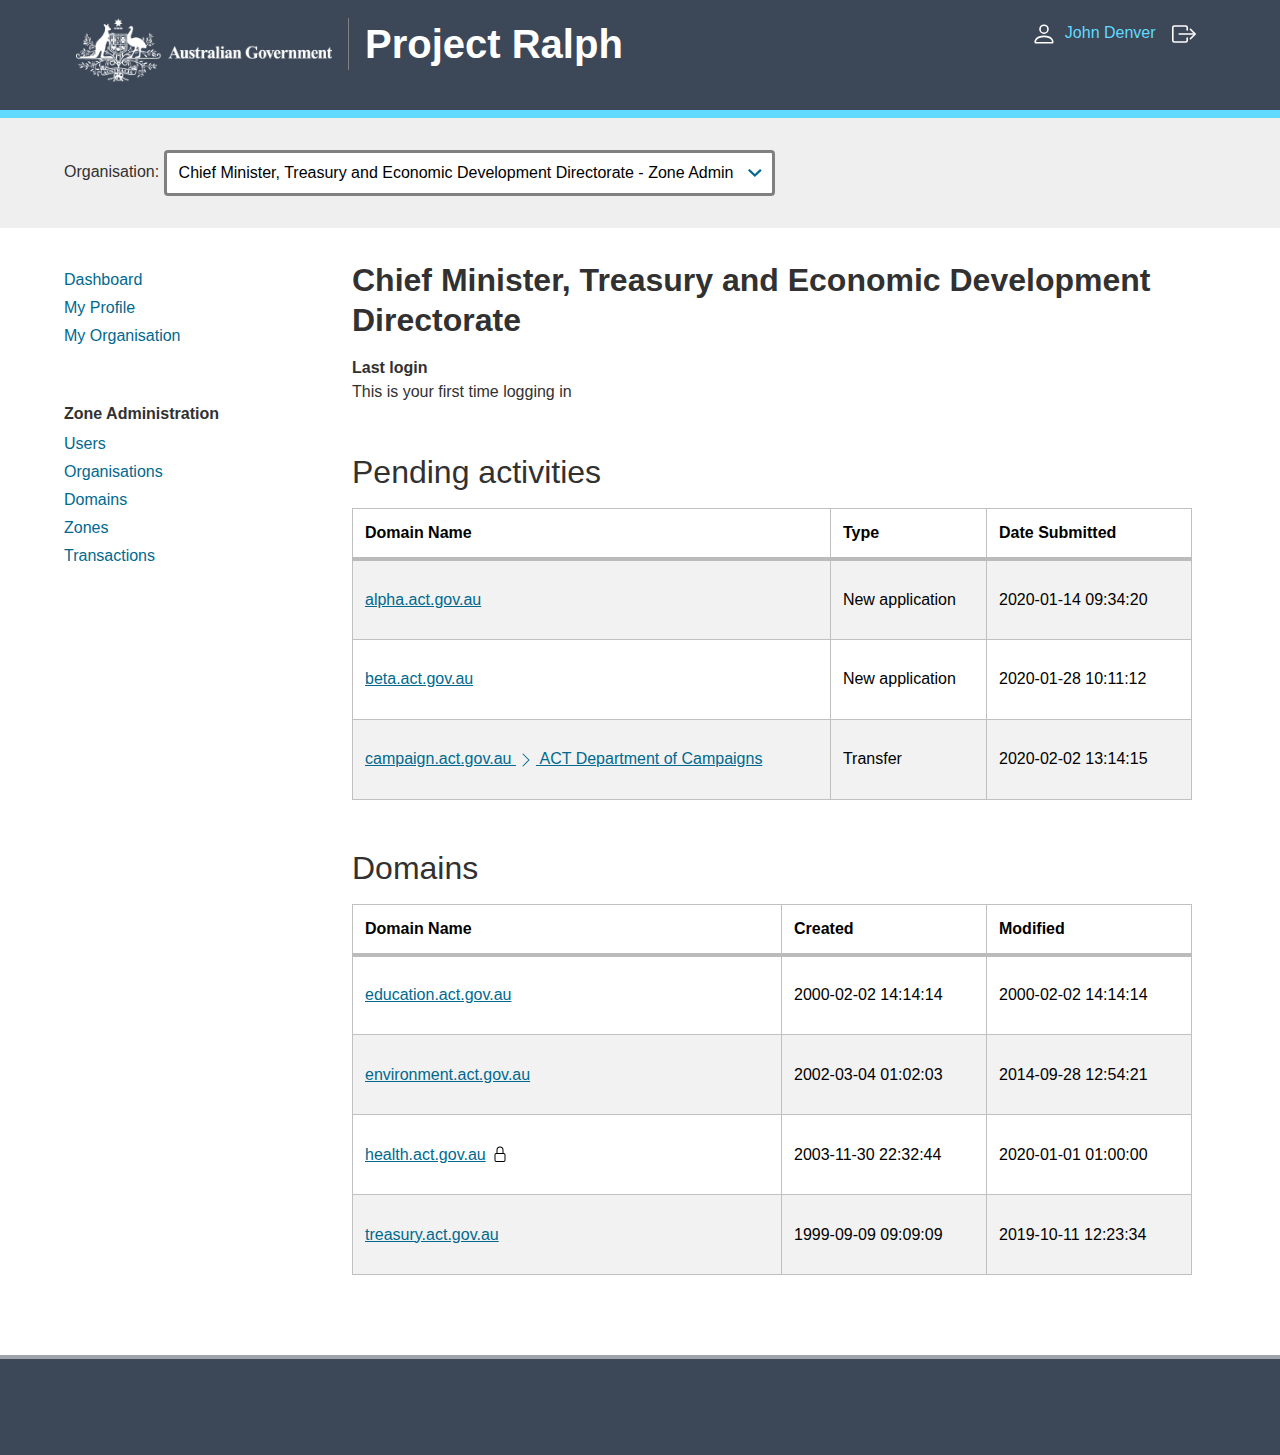
<file: option4.html>
<html class="js" lang="en">

<head>
    <meta charset="utf-8">
    <link rel="icon" href="/favicon.ico">
    <meta name="viewport" content="width=device-width,initial-scale=1">
    <meta name="theme-color" content="#000000">
    <meta name="description" content="Project Ralph">
    <link rel="apple-touch-icon" href="logo192.png">
    <link rel="manifest" href="/manifest.json">
    <link rel="stylesheet" href="https://cdnjs.cloudflare.com/ajax/libs/animate.css/3.7.2/animate.min.css">
    <script
        type="text/javascript">var $html = document.documentElement; if ($html.classList) $html.classList.remove("no-js"), $html.classList.add("js"); else { var className = "no-js"; $html.className = $html.className.replace(new RegExp("(^|\\b)" + className.split(" ").join("|") + "(\\b|$)", "gi"), " "), $html.className += " js" }</script>
    <title>ralph</title>
    <link href="./static/css/7.f2f67c9c.chunk.css" rel="stylesheet">
    <link href="./static/css/main.1bbd2971.chunk.css" rel="stylesheet">
    <script charset="utf-8" src="./static/js/2.5f625617.chunk.js"></script>
    <link rel="stylesheet" type="text/css" href="./static/css/10.3b9d915a.chunk.css">
    <script charset="utf-8" src="./static/js/10.62dd5466.chunk.js"></script>
    <link rel="stylesheet" type="text/css" href="./static/css/4.b7f70dc3.chunk.css">
    <script charset="utf-8" src="./static/js/4.afe27e4d.chunk.js"></script>
    <link rel="stylesheet" type="text/css" href="./static/css/12.dffc1c14.chunk.css">
    <script charset="utf-8" src="./static/js/12.cf8a0fa6.chunk.js"></script>
    <link rel="stylesheet" type="text/css" href="./static/css/15.cb8af52c.chunk.css">
    <script charset="utf-8" src="./static/js/15.b18828a3.chunk.js"></script>
    <script charset="utf-8" src="./static/js/13.9840b64d.chunk.js"></script>
    <link rel="stylesheet" type="text/css" href="./static/css/8.f587146f.chunk.css">
    <script charset="utf-8" src="./static/js/8.99f99fe1.chunk.js"></script>
    <link rel="stylesheet" type="text/css" href="./static/css/14.b593f841.chunk.css">
    <script charset="utf-8" src="./static/js/14.0dd307f9.chunk.js"></script>
    <script charset="utf-8" src="./static/js/17.e6a198c5.chunk.js"></script>
    <link rel="stylesheet" type="text/css" href="./static/css/9.3beb9b06.chunk.css">
    <script charset="utf-8" src="./static/js/9.970b3b40.chunk.js"></script>
    <link rel="stylesheet" type="text/css" href="./static/css/1.143f412e.chunk.css">
    <script charset="utf-8" src="./static/js/1.b93ccb70.chunk.js"></script>
    <link rel="stylesheet" type="text/css" href="./static/css/0.efdff957.chunk.css">
    <script charset="utf-8" src="./static/js/0.1691781a.chunk.js"></script>
    <link rel="stylesheet" type="text/css" href="./static/css/3.3b347b47.chunk.css">
    <script charset="utf-8" src="./static/js/3.6b435b94.chunk.js"></script>
    <script charset="utf-8" src="./static/js/18.f1408925.chunk.js"></script>

<style type="text/css">
.au-main-nav a {
    display: inline;
}
ul.au-link-list li {
    margin-left: 0;
}
ul.au-link-list a {
    text-decoration: none !important;
}
ul.au-link-list a:hover {
    text-decoration: underline !important;
}
svg {
    vertical-align: middle;
}
.au-body .dashboard h2 {
    margin-bottom: 0.5em;
    font-weight: normal;
}
#toolbar {
    color: #fff;
}
#toolbar a {
    color: #61daff; 
    text-decoration: none;
    padding: 0.75em 0.25em;
}
#toolbar a:hover {
    color: #fff;
    text-decoration: underline;
    background-color: #343d4c;
}
</style>
</head>

<body cz-shortcut-listen="true"><noscript>You need to enable JavaScript to run this app.</noscript>
    <div id="root">
        <div class="au-grid au-body site-container">
            <nav class="dashboard-header">
                <div class="container">
                    <div class="col-md-6 dashboard-header__contents">
                        <a class="au-header__brand dashboard-header__link" href="option5.html">
                            <img src="./static/australian-government-white.png" alt="Australian Government" class="au-header__brand-image" style="min-height: 64px;">
                            <h1 class="heading au-header__text">Project Ralph</h1>
                        </a>
                    </div>
                    <div class="col-md-6" style="text-align: right;">
                        <div id="toolbar">
                            <a href="#">
                            <svg class="bi bi-person" width="32px" height="32px" viewBox="0 0 20 20" fill="#ffffff" xmlns="http://www.w3.org/2000/svg" style="vertical-align: middle">
                                <path fill-rule="evenodd" d="M15 16s1 0 1-1-1-4-6-4-6 3-6 4 1 1 1 1h10zm-9.995-.944v-.002zM5.022 15h9.956a.274.274 0 00.014-.002l.008-.002c-.001-.246-.154-.986-.832-1.664C13.516 12.68 12.289 12 10 12c-2.29 0-3.516.68-4.168 1.332-.678.678-.83 1.418-.832 1.664a1.05 1.05 0 00.022.004zm9.974.056v-.002zM10 9a2 2 0 100-4 2 2 0 000 4zm3-2a3 3 0 11-6 0 3 3 0 016 0z" clip-rule="evenodd"/>
                            </svg> 
                            John Denver    
                            </a>
                            
                            <a href="#">
                            <svg class="bi bi-box-arrow-right" width="32px" height="32px" viewBox="0 0 20 20" fill="#ffffff" xmlns="http://www.w3.org/2000/svg" style="vertical-align: middle;">
                                <title>Log Out</title>
                                <path fill-rule="evenodd" d="M13.646 13.354a.5.5 0 010-.708L16.293 10l-2.647-2.646a.5.5 0 01.708-.708l3 3a.5.5 0 010 .708l-3 3a.5.5 0 01-.708 0z" clip-rule="evenodd"/>
                                <path fill-rule="evenodd" d="M6.5 10a.5.5 0 01.5-.5h9a.5.5 0 010 1H7a.5.5 0 01-.5-.5z" clip-rule="evenodd"/>
                                <path fill-rule="evenodd" d="M4 15.5A1.5 1.5 0 012.5 14V6A1.5 1.5 0 014 4.5h7A1.5 1.5 0 0112.5 6v1.5a.5.5 0 01-1 0V6a.5.5 0 00-.5-.5H4a.5.5 0 00-.5.5v8a.5.5 0 00.5.5h7a.5.5 0 00.5-.5v-1.5a.5.5 0 011 0V14a1.5 1.5 0 01-1.5 1.5H4z" clip-rule="evenodd"/>
                            </svg>
                            </a>
                        </div>
                    </div>
                </div>
            </nav>
            <nav class="au-main-nav  au-main-nav--dark dashboard-main-nav" aria-label="main" style="padding-bottom: 10px">
                <div class="container">
                    <div class="row">
                        
                    </div>
                </div>
            </nav>
            <div style="background-color: #efefef;">
                <div class="container" style="margin-top: 2em; margin-bottom: 2em;">
                    <div class="row">
                        <div class="col-md-12">
                            <div><span class="">Organisation: </span><select class="au-select organisation-select">
                                <option value="efc5d22b-3eef-4399-b21e-09e369e8d354" selected="">Chief Minister, Treasury and Economic Development Directorate - Zone Admin</option>
                                <option>Health Directorate - User</option>
                                <option>Transport Canberra and City Services - Org Admin</option>
                            </select></div>
                        </div>
                    </div>
                </div>
            </div>
            <div class="container">
                <div class="row" style="margin-top: 2em;">
                    <div class="col-md-3">
                        <ul class="au-link-list ">
                            <li class="active"><a aria-current="page" class="active" href="#">Dashboard</a></li>
                            <li><a href="#">My Profile</a></li>
                            <li><a href="#">My Organisation</a></li>
                        </ul>

                        <h2 class="au-sidenav__title" style="font-size:1em">Zone Administration</h2>
                        <ul class="au-link-list">
                            <li><a href="#">Users</a></li>
                            <li><a href="#">Organisations</a></li>
                            <li><a href="#">Domains</a></li>
                            <li><a href="#">Zones</a></li>
                            <li><a href="#">Transactions</a></li>
                        </ul>
                    </div>
                    <div class="col-md-9">
                        <main class="dashboard">
                            <h1 class="au-display-xl heading">Chief Minister, Treasury and Economic Development Directorate</h1>
                            <div class="info-group"><label class="au-label ">Last login</label>This is your first time logging in</div>

                            <h2>Pending activities</h2>
                            <div class="table">
                                <div class="table__responsive-wrapper">
                                    <table class="table__au-table au-table au-table--striped">
                                        <thead class="au-table__head ">
                                            <tr class="au-table__row undefined">
                                                <th class="au-table__header undefined   "> Domain Name </th>
                                                <th class="au-table__header undefined   "> Type</th>
                                                <th class="au-table__header undefined   " width="180"> Date Submitted </th>
                                            </tr>
                                        </thead>
                                        <tbody class="au-table__body  ">
                                            <tr class="au-table__row undefined">
                                                <td class="au-table__cell domain name-cell  "><a href="#">alpha.act.gov.au</a></td>
                                                <td class="au-table__cell">New application</td>
                                                <td class="au-table__cell view-cell  ">2020-01-14 09:34:20</td>
                                            </tr>
                                            <tr class="au-table__row undefined">
                                                <td class="au-table__cell domain name-cell  "><a href="#">beta.act.gov.au</a></td>
                                                <td class="au-table__cell">New application</td>
                                                <td class="au-table__cell view-cell  ">2020-01-28 10:11:12</td>
                                            </tr>
                                            <tr class="au-table__row undefined">
                                                <td class="au-table__cell domain name-cell  "><a href="#">campaign.act.gov.au 
                                                    <svg class="bi bi-chevron-right" width="20" height="20" viewBox="0 0 20 20" fill="currentColor" xmlns="http://www.w3.org/2000/svg"><path fill-rule="evenodd" d="M6.646 3.646a.5.5 0 01.708 0l6 6a.5.5 0 010 .708l-6 6a.5.5 0 01-.708-.708L12.293 10 6.646 4.354a.5.5 0 010-.708z" clip-rule="evenodd"/></svg>
                                                    ACT Department of Campaigns</a></td>
                                                <td class="au-table__cell">Transfer</td>
                                                <td class="au-table__cell view-cell  ">2020-02-02 13:14:15</td>
                                            </tr>
                                        </tbody>
                                    </table>
                                </div>
                            </div>

                            <h2>Domains</h2>
                            <div class="table">
                                <div class="table__responsive-wrapper">
                                    <table class="table__au-table au-table au-table--striped">
                                        <thead class="au-table__head ">
                                            <tr class="au-table__row undefined">
                                                <th class="au-table__header undefined   "> Domain Name </th>
                                                <th class="au-table__header undefined   " width="180"> Created</th>
                                                <th class="au-table__header undefined   " width="180"> Modified</th>
                                            </tr>
                                        </thead>
                                        <tbody class="au-table__body  ">
                                            <tr class="au-table__row undefined" tabindex="0">
                                                <td class="au-table__cell domain name-cell  "><a href="#">education.act.gov.au</a></td>
                                                <td class="au-table__cell view-cell  ">2000-02-02 14:14:14</td>
                                                <td class="au-table__cell view-cell  ">2000-02-02 14:14:14</td>
                                            </tr>
                                            <tr class="au-table__row undefined" tabindex="0">
                                                <td class="au-table__cell domain name-cell  "><a href="#">environment.act.gov.au</a></td>
                                                <td class="au-table__cell view-cell  ">2002-03-04 01:02:03</td>
                                                <td class="au-table__cell view-cell  ">2014-09-28 12:54:21</td>
                                            </tr>
                                            <tr class="au-table__row undefined" tabindex="0">
                                                <td class="au-table__cell domain name-cell  "><a href="#">health.act.gov.au</a>
                                                    <svg class="bi bi-lock" width="20px" height="20px" viewBox="0 0 20 20" fill="currentColor" xmlns="http://www.w3.org/2000/svg">
                                                        <title>Registry Locked</title>
                                                        <path fill-rule="evenodd" d="M13.655 9H6.333c-.264 0-.398.068-.471.121a.73.73 0 00-.224.296 1.626 1.626 0 00-.138.59V15c0 .342.076.531.14.635.064.106.151.18.256.237a1.122 1.122 0 00.436.127l.013.001h7.322c.264 0 .398-.068.471-.121a.73.73 0 00.224-.296 1.627 1.627 0 00.138-.59V10c0-.342-.076-.531-.14-.635a.658.658 0 00-.255-.237 1.123 1.123 0 00-.45-.128zm.012-1H6.333C4.5 8 4.5 10 4.5 10v5c0 2 1.833 2 1.833 2h7.334c1.833 0 1.833-2 1.833-2v-5c0-2-1.833-2-1.833-2zM6.5 5a3.5 3.5 0 117 0v3h-1V5a2.5 2.5 0 00-5 0v3h-1V5z" clip-rule="evenodd"/>
                                                    </svg>
                                                </td>
                                                <td class="au-table__cell view-cell  ">2003-11-30 22:32:44</td>
                                                <td class="au-table__cell view-cell  ">2020-01-01 01:00:00</td>
                                            </tr>
                                            <tr class="au-table__row undefined" tabindex="0">
                                                <td class="au-table__cell domain name-cell  "><a href="#">treasury.act.gov.au</a></td>
                                                <td class="au-table__cell view-cell  ">1999-09-09 09:09:09</td>
                                                <td class="au-table__cell view-cell  ">2019-10-11 12:23:34</td>
                                            </tr>
                                        </tbody>
                                    </table>
                                </div>
                            </div>
                        </main>
                    </div>
                </div>
            </div>
            <footer class="au-footer footer au-footer--dark " style="margin-top: 5em;" role="contentinfo">
                <div class="container">
                    <nav class="au-footer__navigation " aria-label="footer">
                        <div></div>
                    </nav>
                </div>
            </footer>
        </div>
    </div>
    <script>!function (u) { function e(e) { for (var t, r, n = e[0], o = e[1], a = e[2], f = 0, c = []; f < n.length; f++)r = n[f], Object.prototype.hasOwnProperty.call(d, r) && d[r] && c.push(d[r][0]), d[r] = 0; for (t in o) Object.prototype.hasOwnProperty.call(o, t) && (u[t] = o[t]); for (h && h(e); c.length;)c.shift()(); return l.push.apply(l, a || []), i() } function i() { for (var e, t = 0; t < l.length; t++) { for (var r = l[t], n = !0, o = 1; o < r.length; o++) { var a = r[o]; 0 !== d[a] && (n = !1) } n && (l.splice(t--, 1), e = p(p.s = r[0])) } return e } var r = {}, s = { 6: 0 }, d = { 6: 0 }, l = []; function p(e) { if (r[e]) return r[e].exports; var t = r[e] = { i: e, l: !1, exports: {} }; return u[e].call(t.exports, t, t.exports, p), t.l = !0, t.exports } p.e = function (l) { var e = []; s[l] ? e.push(s[l]) : 0 !== s[l] && { 0: 1, 1: 1, 3: 1, 4: 1, 8: 1, 9: 1, 10: 1, 11: 1, 12: 1, 14: 1, 15: 1 }[l] && e.push(s[l] = new Promise(function (e, n) { for (var t = "static/css/" + ({}[l] || l) + "." + { 0: "efdff957", 1: "143f412e", 2: "31d6cfe0", 3: "3b347b47", 4: "b7f70dc3", 8: "f587146f", 9: "3beb9b06", 10: "3b9d915a", 11: "77144855", 12: "dffc1c14", 13: "31d6cfe0", 14: "b593f841", 15: "cb8af52c", 16: "31d6cfe0", 17: "31d6cfe0", 18: "31d6cfe0" }[l] + ".chunk.css", o = p.p + t, r = document.getElementsByTagName("link"), a = 0; a < r.length; a++) { var f = (u = r[a]).getAttribute("data-href") || u.getAttribute("href"); if ("stylesheet" === u.rel && (f === t || f === o)) return e() } var c = document.getElementsByTagName("style"); for (a = 0; a < c.length; a++) { var u; if ((f = (u = c[a]).getAttribute("data-href")) === t || f === o) return e() } var i = document.createElement("link"); i.rel = "stylesheet", i.type = "text/css", i.onload = e, i.onerror = function (e) { var t = e && e.target && e.target.src || o, r = new Error("Loading CSS chunk " + l + " failed.\n(" + t + ")"); r.code = "CSS_CHUNK_LOAD_FAILED", r.request = t, delete s[l], i.parentNode.removeChild(i), n(r) }, i.href = o, document.getElementsByTagName("head")[0].appendChild(i) }).then(function () { s[l] = 0 })); var r = d[l]; if (0 !== r) if (r) e.push(r[2]); else { var t = new Promise(function (e, t) { r = d[l] = [e, t] }); e.push(r[2] = t); var n, o = document.createElement("script"); o.charset = "utf-8", o.timeout = 120, p.nc && o.setAttribute("nonce", p.nc), o.src = p.p + "static/js/" + ({}[l] || l) + "." + { 0: "1691781a", 1: "b93ccb70", 2: "5f625617", 3: "6b435b94", 4: "afe27e4d", 8: "99f99fe1", 9: "970b3b40", 10: "62dd5466", 11: "28f09257", 12: "cf8a0fa6", 13: "9840b64d", 14: "0dd307f9", 15: "b18828a3", 16: "e1805875", 17: "e6a198c5", 18: "f1408925" }[l] + ".chunk.js"; var a = new Error; n = function (e) { o.onerror = o.onload = null, clearTimeout(f); var t = d[l]; if (0 !== t) { if (t) { var r = e && ("load" === e.type ? "missing" : e.type), n = e && e.target && e.target.src; a.message = "Loading chunk " + l + " failed.\n(" + r + ": " + n + ")", a.name = "ChunkLoadError", a.type = r, a.request = n, t[1](a) } d[l] = void 0 } }; var f = setTimeout(function () { n({ type: "timeout", target: o }) }, 12e4); o.onerror = o.onload = n, document.head.appendChild(o) } return Promise.all(e) }, p.m = u, p.c = r, p.d = function (e, t, r) { p.o(e, t) || Object.defineProperty(e, t, { enumerable: !0, get: r }) }, p.r = function (e) { "undefined" != typeof Symbol && Symbol.toStringTag && Object.defineProperty(e, Symbol.toStringTag, { value: "Module" }), Object.defineProperty(e, "__esModule", { value: !0 }) }, p.t = function (t, e) { if (1 & e && (t = p(t)), 8 & e) return t; if (4 & e && "object" == typeof t && t && t.__esModule) return t; var r = Object.create(null); if (p.r(r), Object.defineProperty(r, "default", { enumerable: !0, value: t }), 2 & e && "string" != typeof t) for (var n in t) p.d(r, n, function (e) { return t[e] }.bind(null, n)); return r }, p.n = function (e) { var t = e && e.__esModule ? function () { return e.default } : function () { return e }; return p.d(t, "a", t), t }, p.o = function (e, t) { return Object.prototype.hasOwnProperty.call(e, t) }, p.p = "/", p.oe = function (e) { throw console.error(e), e }; var t = this.webpackJsonpralph = this.webpackJsonpralph || [], n = t.push.bind(t); t.push = e, t = t.slice(); for (var o = 0; o < t.length; o++)e(t[o]); var h = n; i() }([])</script>
    <script src="./static/js/7.0c02bc58.chunk.js"></script>
</body>

</html>
</file>
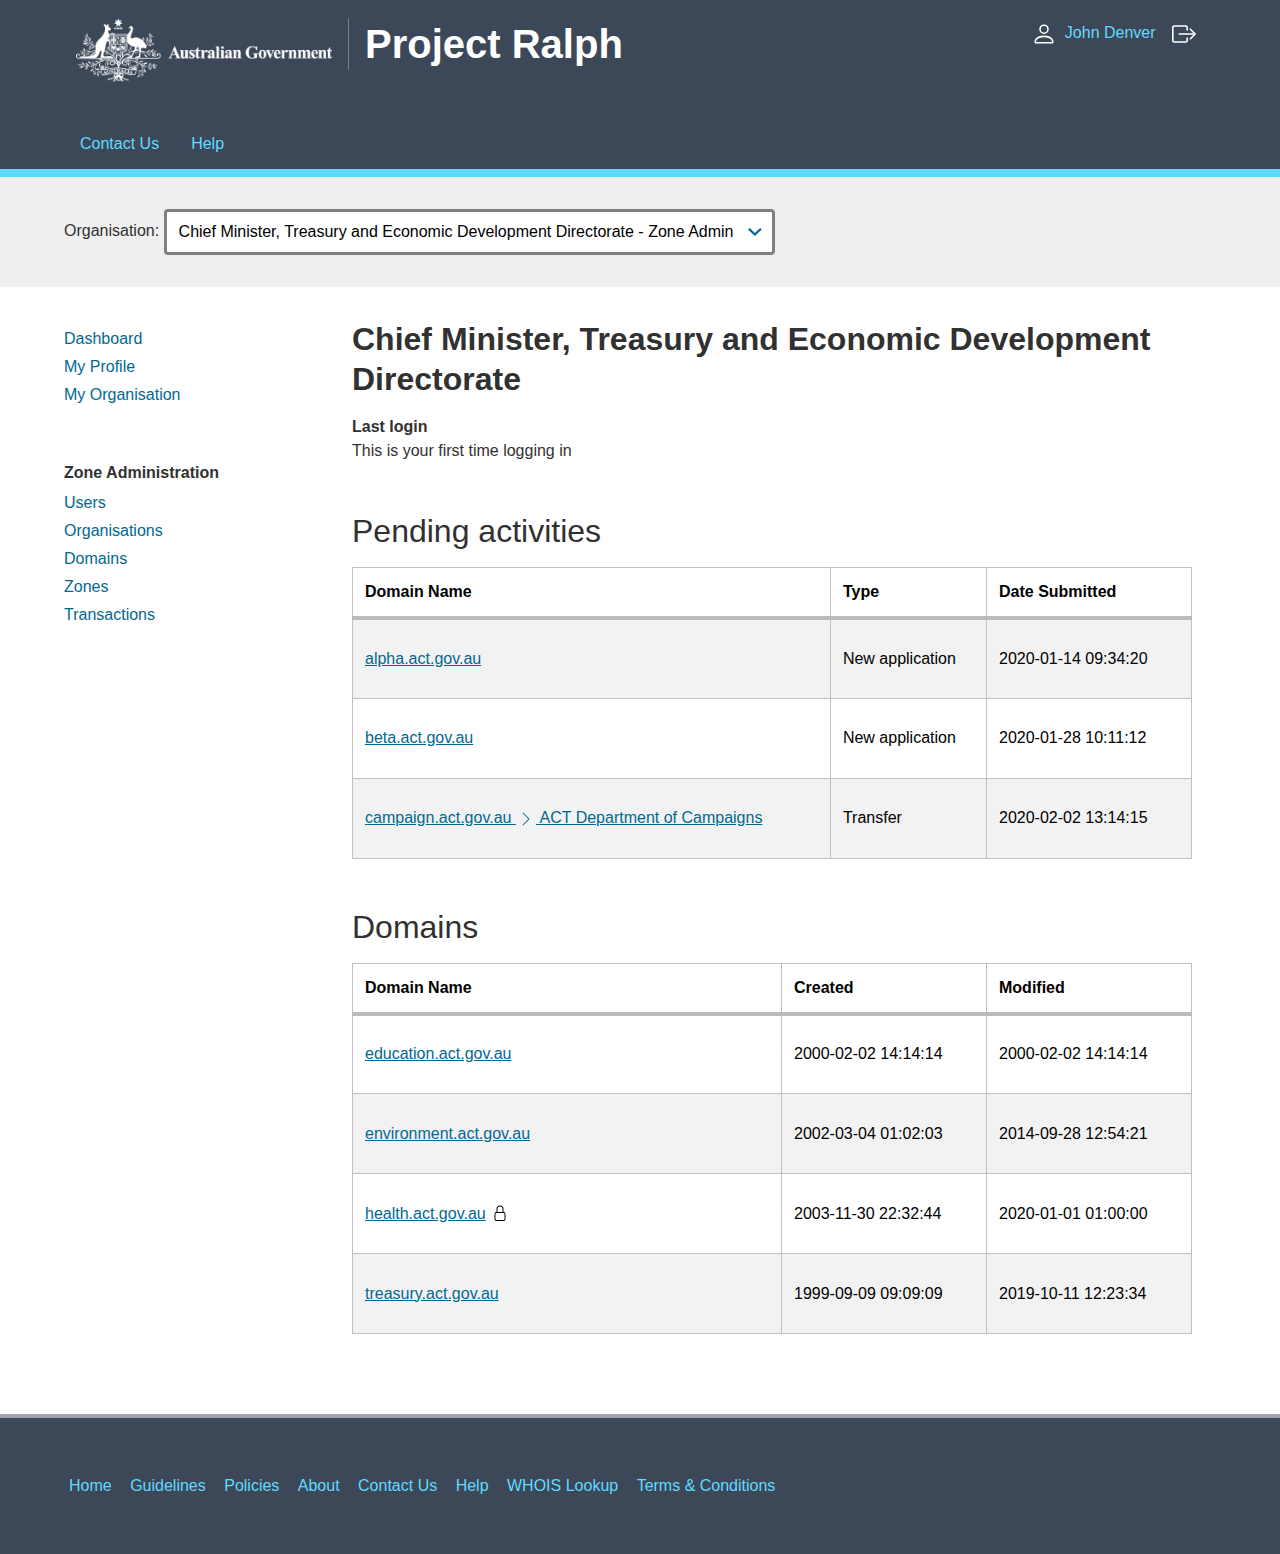
<file: option5.html>
<html class="js" lang="en">

<head>
    <meta charset="utf-8">
    <link rel="icon" href="/favicon.ico">
    <meta name="viewport" content="width=device-width,initial-scale=1">
    <meta name="theme-color" content="#000000">
    <meta name="description" content="Project Ralph">
    <link rel="apple-touch-icon" href="logo192.png">
    <link rel="manifest" href="/manifest.json">
    <link rel="stylesheet" href="https://cdnjs.cloudflare.com/ajax/libs/animate.css/3.7.2/animate.min.css">
    <script
        type="text/javascript">var $html = document.documentElement; if ($html.classList) $html.classList.remove("no-js"), $html.classList.add("js"); else { var className = "no-js"; $html.className = $html.className.replace(new RegExp("(^|\\b)" + className.split(" ").join("|") + "(\\b|$)", "gi"), " "), $html.className += " js" }</script>
    <title>ralph</title>
    <link href="./static/css/7.f2f67c9c.chunk.css" rel="stylesheet">
    <link href="./static/css/main.1bbd2971.chunk.css" rel="stylesheet">
    <script charset="utf-8" src="./static/js/2.5f625617.chunk.js"></script>
    <link rel="stylesheet" type="text/css" href="./static/css/10.3b9d915a.chunk.css">
    <script charset="utf-8" src="./static/js/10.62dd5466.chunk.js"></script>
    <link rel="stylesheet" type="text/css" href="./static/css/4.b7f70dc3.chunk.css">
    <script charset="utf-8" src="./static/js/4.afe27e4d.chunk.js"></script>
    <link rel="stylesheet" type="text/css" href="./static/css/12.dffc1c14.chunk.css">
    <script charset="utf-8" src="./static/js/12.cf8a0fa6.chunk.js"></script>
    <link rel="stylesheet" type="text/css" href="./static/css/15.cb8af52c.chunk.css">
    <script charset="utf-8" src="./static/js/15.b18828a3.chunk.js"></script>
    <script charset="utf-8" src="./static/js/13.9840b64d.chunk.js"></script>
    <link rel="stylesheet" type="text/css" href="./static/css/8.f587146f.chunk.css">
    <script charset="utf-8" src="./static/js/8.99f99fe1.chunk.js"></script>
    <link rel="stylesheet" type="text/css" href="./static/css/14.b593f841.chunk.css">
    <script charset="utf-8" src="./static/js/14.0dd307f9.chunk.js"></script>
    <script charset="utf-8" src="./static/js/17.e6a198c5.chunk.js"></script>
    <link rel="stylesheet" type="text/css" href="./static/css/9.3beb9b06.chunk.css">
    <script charset="utf-8" src="./static/js/9.970b3b40.chunk.js"></script>
    <link rel="stylesheet" type="text/css" href="./static/css/1.143f412e.chunk.css">
    <script charset="utf-8" src="./static/js/1.b93ccb70.chunk.js"></script>
    <link rel="stylesheet" type="text/css" href="./static/css/0.efdff957.chunk.css">
    <script charset="utf-8" src="./static/js/0.1691781a.chunk.js"></script>
    <link rel="stylesheet" type="text/css" href="./static/css/3.3b347b47.chunk.css">
    <script charset="utf-8" src="./static/js/3.6b435b94.chunk.js"></script>
    <script charset="utf-8" src="./static/js/18.f1408925.chunk.js"></script>

<style type="text/css">
.au-main-nav a {
    display: inline;
}
ul.au-link-list li {
    margin-left: 0;
}
ul.au-link-list a {
    text-decoration: none !important;
}
ul.au-link-list a:hover {
    text-decoration: underline !important;
}
svg {
    vertical-align: middle;
}
.au-body .dashboard h2 {
    margin-bottom: 0.5em;
    font-weight: normal;
}
#toolbar {
    color: #fff;
}
#toolbar a {
    color: #61daff; 
    text-decoration: none;
    padding: 0.75em 0.25em;
}
#toolbar a:hover {
    color: #fff;
    text-decoration: underline;
    background-color: #343d4c;
}
#footer-nav a {
    padding: 0 5px;
}
</style>
</head>

<body cz-shortcut-listen="true"><noscript>You need to enable JavaScript to run this app.</noscript>
    <div id="root">
        <div class="au-grid au-body site-container">
            <nav class="dashboard-header">
                <div class="container">
                    <div class="col-md-6 dashboard-header__contents">
                        <a class="au-header__brand dashboard-header__link" href="menus.html">
                            <img src="./static/australian-government-white.png" alt="Australian Government" class="au-header__brand-image" style="min-height: 64px;">
                            <h1 class="heading au-header__text">Project Ralph</h1>
                        </a>
                    </div>
                    <div class="col-md-6" style="text-align: right;">
                        <div id="toolbar">
                            <a href="#">
                            <svg class="bi bi-person" width="32px" height="32px" viewBox="0 0 20 20" fill="#ffffff" xmlns="http://www.w3.org/2000/svg" style="vertical-align: middle">
                                <path fill-rule="evenodd" d="M15 16s1 0 1-1-1-4-6-4-6 3-6 4 1 1 1 1h10zm-9.995-.944v-.002zM5.022 15h9.956a.274.274 0 00.014-.002l.008-.002c-.001-.246-.154-.986-.832-1.664C13.516 12.68 12.289 12 10 12c-2.29 0-3.516.68-4.168 1.332-.678.678-.83 1.418-.832 1.664a1.05 1.05 0 00.022.004zm9.974.056v-.002zM10 9a2 2 0 100-4 2 2 0 000 4zm3-2a3 3 0 11-6 0 3 3 0 016 0z" clip-rule="evenodd"/>
                            </svg> 
                            John Denver    
                            </a>
                            
                            <a href="#">
                            <svg class="bi bi-box-arrow-right" width="32px" height="32px" viewBox="0 0 20 20" fill="#ffffff" xmlns="http://www.w3.org/2000/svg" style="vertical-align: middle;">
                                <title>Log Out</title>
                                <path fill-rule="evenodd" d="M13.646 13.354a.5.5 0 010-.708L16.293 10l-2.647-2.646a.5.5 0 01.708-.708l3 3a.5.5 0 010 .708l-3 3a.5.5 0 01-.708 0z" clip-rule="evenodd"/>
                                <path fill-rule="evenodd" d="M6.5 10a.5.5 0 01.5-.5h9a.5.5 0 010 1H7a.5.5 0 01-.5-.5z" clip-rule="evenodd"/>
                                <path fill-rule="evenodd" d="M4 15.5A1.5 1.5 0 012.5 14V6A1.5 1.5 0 014 4.5h7A1.5 1.5 0 0112.5 6v1.5a.5.5 0 01-1 0V6a.5.5 0 00-.5-.5H4a.5.5 0 00-.5.5v8a.5.5 0 00.5.5h7a.5.5 0 00.5-.5v-1.5a.5.5 0 011 0V14a1.5 1.5 0 01-1.5 1.5H4z" clip-rule="evenodd"/>
                            </svg>
                            </a>
                        </div>
                    </div>
                </div>
            </nav>
            <nav class="au-main-nav  au-main-nav--dark dashboard-main-nav" aria-label="main" style="padding-bottom: 10px">
                <div class="container">
                    <div class="row" style="margin-top:2em;">
                        <div class="col-md-12 au-main-nav__content">
                            <div class="au-main-nav__menu">
                                <div class="au-main-nav__menu-inner">
                                    <ul class="au-link-list" style="margin-bottom: 3px;">
                                        <li><a href="#">Contact Us</a></li>
                                        <li><a href="#">Help</a></li>
                                    </ul>
                                </div>
                            </div>
                        </div>
                    </div>
                </div>
            </nav>
            <div style="background-color: #efefef;">
                <div class="container" style="margin-top: 2em; margin-bottom: 2em;">
                    <div class="row">
                        <div class="col-md-12">
                            <div><span class="">Organisation: </span><select class="au-select organisation-select">
                                <option value="efc5d22b-3eef-4399-b21e-09e369e8d354" selected="">Chief Minister, Treasury and Economic Development Directorate - Zone Admin</option>
                                <option>Health Directorate - User</option>
                                <option>Transport Canberra and City Services - Org Admin</option>
                            </select></div>
                        </div>
                    </div>
                </div>
            </div>
            <div class="container">
                <div class="row" style="margin-top: 2em;">
                    <div class="col-md-3">
                        <ul class="au-link-list ">
                            <li class="active"><a aria-current="page" class="active" href="#">Dashboard</a></li>
                            <li><a href="#">My Profile</a></li>
                            <li><a href="#">My Organisation</a></li>
                        </ul>

                        <h2 class="au-sidenav__title" style="font-size:1em">Zone Administration</h2>
                        <ul class="au-link-list">
                            <li><a href="#">Users</a></li>
                            <li><a href="#">Organisations</a></li>
                            <li><a href="#">Domains</a></li>
                            <li><a href="#">Zones</a></li>
                            <li><a href="#">Transactions</a></li>
                        </ul>
                    </div>
                    <div class="col-md-9">
                        <main class="dashboard">
                            <h1 class="au-display-xl heading">Chief Minister, Treasury and Economic Development Directorate</h1>
                            <div class="info-group"><label class="au-label ">Last login</label>This is your first time logging in</div>

                            <h2>Pending activities</h2>
                            <div class="table">
                                <div class="table__responsive-wrapper">
                                    <table class="table__au-table au-table au-table--striped">
                                        <thead class="au-table__head ">
                                            <tr class="au-table__row undefined">
                                                <th class="au-table__header undefined   "> Domain Name </th>
                                                <th class="au-table__header undefined   "> Type</th>
                                                <th class="au-table__header undefined   " width="180"> Date Submitted </th>
                                            </tr>
                                        </thead>
                                        <tbody class="au-table__body  ">
                                            <tr class="au-table__row undefined">
                                                <td class="au-table__cell domain name-cell  "><a href="#">alpha.act.gov.au</a></td>
                                                <td class="au-table__cell">New application</td>
                                                <td class="au-table__cell view-cell  ">2020-01-14 09:34:20</td>
                                            </tr>
                                            <tr class="au-table__row undefined">
                                                <td class="au-table__cell domain name-cell  "><a href="#">beta.act.gov.au</a></td>
                                                <td class="au-table__cell">New application</td>
                                                <td class="au-table__cell view-cell  ">2020-01-28 10:11:12</td>
                                            </tr>
                                            <tr class="au-table__row undefined">
                                                <td class="au-table__cell domain name-cell  "><a href="#">campaign.act.gov.au 
                                                    <svg class="bi bi-chevron-right" width="20" height="20" viewBox="0 0 20 20" fill="currentColor" xmlns="http://www.w3.org/2000/svg"><path fill-rule="evenodd" d="M6.646 3.646a.5.5 0 01.708 0l6 6a.5.5 0 010 .708l-6 6a.5.5 0 01-.708-.708L12.293 10 6.646 4.354a.5.5 0 010-.708z" clip-rule="evenodd"/></svg>
                                                    ACT Department of Campaigns</a></td>
                                                <td class="au-table__cell">Transfer</td>
                                                <td class="au-table__cell view-cell  ">2020-02-02 13:14:15</td>
                                            </tr>
                                        </tbody>
                                    </table>
                                </div>
                            </div>

                            <h2>Domains</h2>
                            <div class="table">
                                <div class="table__responsive-wrapper">
                                    <table class="table__au-table au-table au-table--striped">
                                        <thead class="au-table__head ">
                                            <tr class="au-table__row undefined">
                                                <th class="au-table__header undefined   "> Domain Name </th>
                                                <th class="au-table__header undefined   " width="180"> Created</th>
                                                <th class="au-table__header undefined   " width="180"> Modified</th>
                                            </tr>
                                        </thead>
                                        <tbody class="au-table__body  ">
                                            <tr class="au-table__row undefined" tabindex="0">
                                                <td class="au-table__cell domain name-cell  "><a href="#">education.act.gov.au</a></td>
                                                <td class="au-table__cell view-cell  ">2000-02-02 14:14:14</td>
                                                <td class="au-table__cell view-cell  ">2000-02-02 14:14:14</td>
                                            </tr>
                                            <tr class="au-table__row undefined" tabindex="0">
                                                <td class="au-table__cell domain name-cell  "><a href="#">environment.act.gov.au</a></td>
                                                <td class="au-table__cell view-cell  ">2002-03-04 01:02:03</td>
                                                <td class="au-table__cell view-cell  ">2014-09-28 12:54:21</td>
                                            </tr>
                                            <tr class="au-table__row undefined" tabindex="0">
                                                <td class="au-table__cell domain name-cell  "><a href="#">health.act.gov.au</a>
                                                    <svg class="bi bi-lock" width="20px" height="20px" viewBox="0 0 20 20" fill="currentColor" xmlns="http://www.w3.org/2000/svg">
                                                        <title>Registry Locked</title>
                                                        <path fill-rule="evenodd" d="M13.655 9H6.333c-.264 0-.398.068-.471.121a.73.73 0 00-.224.296 1.626 1.626 0 00-.138.59V15c0 .342.076.531.14.635.064.106.151.18.256.237a1.122 1.122 0 00.436.127l.013.001h7.322c.264 0 .398-.068.471-.121a.73.73 0 00.224-.296 1.627 1.627 0 00.138-.59V10c0-.342-.076-.531-.14-.635a.658.658 0 00-.255-.237 1.123 1.123 0 00-.45-.128zm.012-1H6.333C4.5 8 4.5 10 4.5 10v5c0 2 1.833 2 1.833 2h7.334c1.833 0 1.833-2 1.833-2v-5c0-2-1.833-2-1.833-2zM6.5 5a3.5 3.5 0 117 0v3h-1V5a2.5 2.5 0 00-5 0v3h-1V5z" clip-rule="evenodd"/>
                                                    </svg>
                                                </td>
                                                <td class="au-table__cell view-cell  ">2003-11-30 22:32:44</td>
                                                <td class="au-table__cell view-cell  ">2020-01-01 01:00:00</td>
                                            </tr>
                                            <tr class="au-table__row undefined" tabindex="0">
                                                <td class="au-table__cell domain name-cell  "><a href="#">treasury.act.gov.au</a></td>
                                                <td class="au-table__cell view-cell  ">1999-09-09 09:09:09</td>
                                                <td class="au-table__cell view-cell  ">2019-10-11 12:23:34</td>
                                            </tr>
                                        </tbody>
                                    </table>
                                </div>
                            </div>
                        </main>
                    </div>
                </div>
            </div>
            <footer class="au-footer footer au-footer--dark " style="margin-top: 5em;" role="contentinfo">
                <div class="container">
                    <nav class="au-footer__navigation au-body au-body--dark" aria-label="footer">
                        <div>
                            <ul class="au-link-list au-link-list--inline" id="footer-nav">
                                <li><a aria-current="page" href="#">Home</a></li>
                                <li><a href="#">Guidelines</a></li>
                                <li><a href="#">Policies</a></li>
                                <li><a href="#">About</a></li>
                                <li><a href="#">Contact Us</a></li>
                                <li><a href="#">Help</a></li>
                                <li><a href="#">WHOIS Lookup</a></li>
                                <li><a href="#">Terms &amp; Conditions</a></li>
                            </ul>
                        </div>
                    </nav>
                </div>
            </footer>
        </div>
    </div>
    <script>!function (u) { function e(e) { for (var t, r, n = e[0], o = e[1], a = e[2], f = 0, c = []; f < n.length; f++)r = n[f], Object.prototype.hasOwnProperty.call(d, r) && d[r] && c.push(d[r][0]), d[r] = 0; for (t in o) Object.prototype.hasOwnProperty.call(o, t) && (u[t] = o[t]); for (h && h(e); c.length;)c.shift()(); return l.push.apply(l, a || []), i() } function i() { for (var e, t = 0; t < l.length; t++) { for (var r = l[t], n = !0, o = 1; o < r.length; o++) { var a = r[o]; 0 !== d[a] && (n = !1) } n && (l.splice(t--, 1), e = p(p.s = r[0])) } return e } var r = {}, s = { 6: 0 }, d = { 6: 0 }, l = []; function p(e) { if (r[e]) return r[e].exports; var t = r[e] = { i: e, l: !1, exports: {} }; return u[e].call(t.exports, t, t.exports, p), t.l = !0, t.exports } p.e = function (l) { var e = []; s[l] ? e.push(s[l]) : 0 !== s[l] && { 0: 1, 1: 1, 3: 1, 4: 1, 8: 1, 9: 1, 10: 1, 11: 1, 12: 1, 14: 1, 15: 1 }[l] && e.push(s[l] = new Promise(function (e, n) { for (var t = "static/css/" + ({}[l] || l) + "." + { 0: "efdff957", 1: "143f412e", 2: "31d6cfe0", 3: "3b347b47", 4: "b7f70dc3", 8: "f587146f", 9: "3beb9b06", 10: "3b9d915a", 11: "77144855", 12: "dffc1c14", 13: "31d6cfe0", 14: "b593f841", 15: "cb8af52c", 16: "31d6cfe0", 17: "31d6cfe0", 18: "31d6cfe0" }[l] + ".chunk.css", o = p.p + t, r = document.getElementsByTagName("link"), a = 0; a < r.length; a++) { var f = (u = r[a]).getAttribute("data-href") || u.getAttribute("href"); if ("stylesheet" === u.rel && (f === t || f === o)) return e() } var c = document.getElementsByTagName("style"); for (a = 0; a < c.length; a++) { var u; if ((f = (u = c[a]).getAttribute("data-href")) === t || f === o) return e() } var i = document.createElement("link"); i.rel = "stylesheet", i.type = "text/css", i.onload = e, i.onerror = function (e) { var t = e && e.target && e.target.src || o, r = new Error("Loading CSS chunk " + l + " failed.\n(" + t + ")"); r.code = "CSS_CHUNK_LOAD_FAILED", r.request = t, delete s[l], i.parentNode.removeChild(i), n(r) }, i.href = o, document.getElementsByTagName("head")[0].appendChild(i) }).then(function () { s[l] = 0 })); var r = d[l]; if (0 !== r) if (r) e.push(r[2]); else { var t = new Promise(function (e, t) { r = d[l] = [e, t] }); e.push(r[2] = t); var n, o = document.createElement("script"); o.charset = "utf-8", o.timeout = 120, p.nc && o.setAttribute("nonce", p.nc), o.src = p.p + "static/js/" + ({}[l] || l) + "." + { 0: "1691781a", 1: "b93ccb70", 2: "5f625617", 3: "6b435b94", 4: "afe27e4d", 8: "99f99fe1", 9: "970b3b40", 10: "62dd5466", 11: "28f09257", 12: "cf8a0fa6", 13: "9840b64d", 14: "0dd307f9", 15: "b18828a3", 16: "e1805875", 17: "e6a198c5", 18: "f1408925" }[l] + ".chunk.js"; var a = new Error; n = function (e) { o.onerror = o.onload = null, clearTimeout(f); var t = d[l]; if (0 !== t) { if (t) { var r = e && ("load" === e.type ? "missing" : e.type), n = e && e.target && e.target.src; a.message = "Loading chunk " + l + " failed.\n(" + r + ": " + n + ")", a.name = "ChunkLoadError", a.type = r, a.request = n, t[1](a) } d[l] = void 0 } }; var f = setTimeout(function () { n({ type: "timeout", target: o }) }, 12e4); o.onerror = o.onload = n, document.head.appendChild(o) } return Promise.all(e) }, p.m = u, p.c = r, p.d = function (e, t, r) { p.o(e, t) || Object.defineProperty(e, t, { enumerable: !0, get: r }) }, p.r = function (e) { "undefined" != typeof Symbol && Symbol.toStringTag && Object.defineProperty(e, Symbol.toStringTag, { value: "Module" }), Object.defineProperty(e, "__esModule", { value: !0 }) }, p.t = function (t, e) { if (1 & e && (t = p(t)), 8 & e) return t; if (4 & e && "object" == typeof t && t && t.__esModule) return t; var r = Object.create(null); if (p.r(r), Object.defineProperty(r, "default", { enumerable: !0, value: t }), 2 & e && "string" != typeof t) for (var n in t) p.d(r, n, function (e) { return t[e] }.bind(null, n)); return r }, p.n = function (e) { var t = e && e.__esModule ? function () { return e.default } : function () { return e }; return p.d(t, "a", t), t }, p.o = function (e, t) { return Object.prototype.hasOwnProperty.call(e, t) }, p.p = "/", p.oe = function (e) { throw console.error(e), e }; var t = this.webpackJsonpralph = this.webpackJsonpralph || [], n = t.push.bind(t); t.push = e, t = t.slice(); for (var o = 0; o < t.length; o++)e(t[o]); var h = n; i() }([])</script>
    <script src="./static/js/7.0c02bc58.chunk.js"></script>
</body>

</html>
</file>
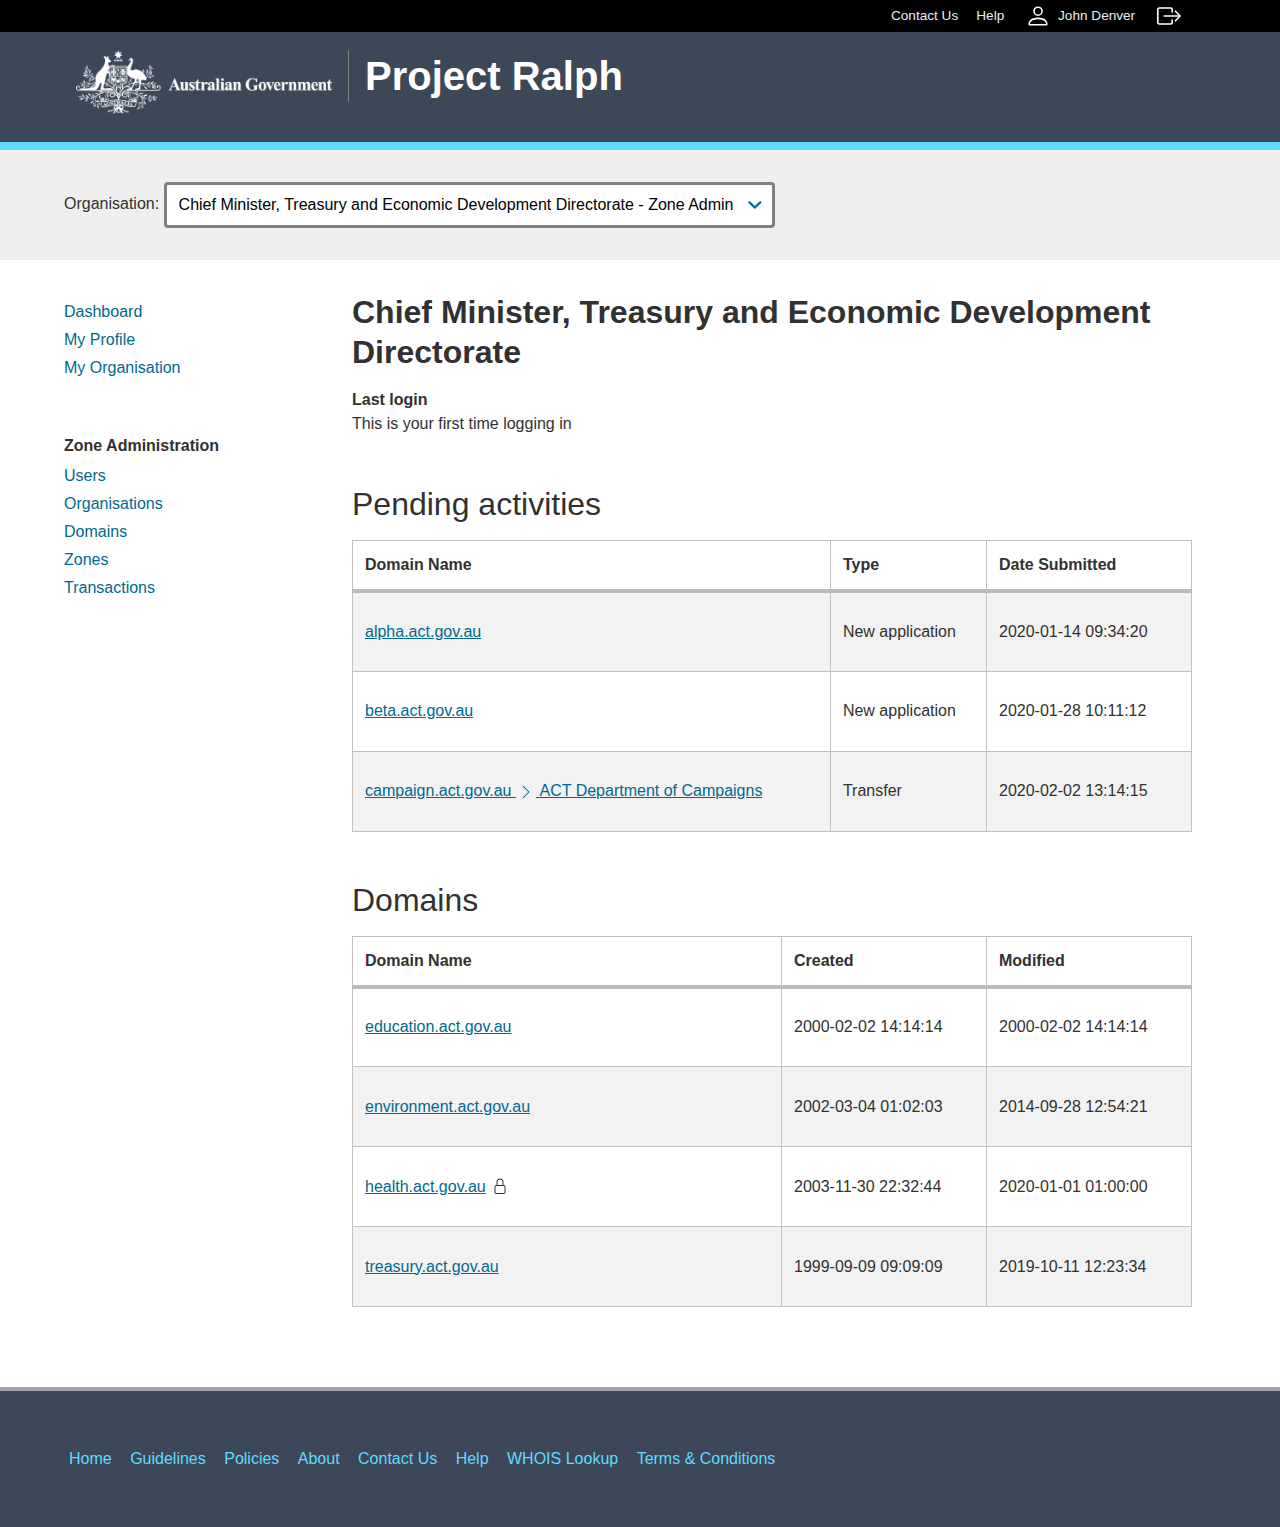
<file: option6.html>
<html class="js" lang="en">

<head>
    <meta charset="utf-8">
    <link rel="icon" href="/favicon.ico">
    <meta name="viewport" content="width=device-width,initial-scale=1">
    <meta name="theme-color" content="#000000">
    <meta name="description" content="Project Ralph">
    <link rel="apple-touch-icon" href="logo192.png">
    <link rel="manifest" href="/manifest.json">
    <link rel="stylesheet" href="https://cdnjs.cloudflare.com/ajax/libs/animate.css/3.7.2/animate.min.css">
    <script
        type="text/javascript">var $html = document.documentElement; if ($html.classList) $html.classList.remove("no-js"), $html.classList.add("js"); else { var className = "no-js"; $html.className = $html.className.replace(new RegExp("(^|\\b)" + className.split(" ").join("|") + "(\\b|$)", "gi"), " "), $html.className += " js" }</script>
    <title>ralph</title>
    <link href="./static/css/7.f2f67c9c.chunk.css" rel="stylesheet">
    <link href="./static/css/main.1bbd2971.chunk.css" rel="stylesheet">
    <script charset="utf-8" src="./static/js/2.5f625617.chunk.js"></script>
    <link rel="stylesheet" type="text/css" href="./static/css/10.3b9d915a.chunk.css">
    <script charset="utf-8" src="./static/js/10.62dd5466.chunk.js"></script>
    <link rel="stylesheet" type="text/css" href="./static/css/4.b7f70dc3.chunk.css">
    <script charset="utf-8" src="./static/js/4.afe27e4d.chunk.js"></script>
    <link rel="stylesheet" type="text/css" href="./static/css/12.dffc1c14.chunk.css">
    <script charset="utf-8" src="./static/js/12.cf8a0fa6.chunk.js"></script>
    <link rel="stylesheet" type="text/css" href="./static/css/15.cb8af52c.chunk.css">
    <script charset="utf-8" src="./static/js/15.b18828a3.chunk.js"></script>
    <script charset="utf-8" src="./static/js/13.9840b64d.chunk.js"></script>
    <link rel="stylesheet" type="text/css" href="./static/css/8.f587146f.chunk.css">
    <script charset="utf-8" src="./static/js/8.99f99fe1.chunk.js"></script>
    <link rel="stylesheet" type="text/css" href="./static/css/14.b593f841.chunk.css">
    <script charset="utf-8" src="./static/js/14.0dd307f9.chunk.js"></script>
    <script charset="utf-8" src="./static/js/17.e6a198c5.chunk.js"></script>
    <link rel="stylesheet" type="text/css" href="./static/css/9.3beb9b06.chunk.css">
    <script charset="utf-8" src="./static/js/9.970b3b40.chunk.js"></script>
    <link rel="stylesheet" type="text/css" href="./static/css/1.143f412e.chunk.css">
    <script charset="utf-8" src="./static/js/1.b93ccb70.chunk.js"></script>
    <link rel="stylesheet" type="text/css" href="./static/css/0.efdff957.chunk.css">
    <script charset="utf-8" src="./static/js/0.1691781a.chunk.js"></script>
    <link rel="stylesheet" type="text/css" href="./static/css/3.3b347b47.chunk.css">
    <script charset="utf-8" src="./static/js/3.6b435b94.chunk.js"></script>
    <script charset="utf-8" src="./static/js/18.f1408925.chunk.js"></script>

<style type="text/css">
.au-main-nav a {
    display: inline;
}
ul.au-link-list li {
    margin-left: 0;
}
ul.au-link-list a {
    text-decoration: none !important;
}
ul.au-link-list a:hover {
    text-decoration: underline !important;
}
svg {
    vertical-align: middle;
}
.au-body .dashboard h2 {
    margin-bottom: 0.5em;
    font-weight: normal;
}
#toolbar {
    color: #eee;
    background-color: #000;
}
#toolbar a {
    color: #eee; 
    text-decoration: none;
    padding: 10px 0.5em;
    font-size: 0.85em;
}
#toolbar a:hover {
    color: #fff;
    text-decoration: underline;
    background-color: #343d4c;
}
#toolbar ul {
    margin: 0;
    padding: 0;
    text-align: right;
}
#toolbar ul li {
    display: inline-block;
    padding: 0;
    margin: 0;
}
#footer-nav a {
    padding: 0 5px;
}
</style>
</head>

<body cz-shortcut-listen="true" class="au-grid au-body"><noscript>You need to enable JavaScript to run this app.</noscript>
    <div id="toolbar">
    <div class="container">
        <div class="row">
            <div class="col-md-12">
                    <ul>
                        <li><a href="#">Contact Us</a></li>
                        <li><a href="#">Help</a></li>
                        <li><a href="#">
                            <svg class="bi bi-person" width="32px" height="32px" viewBox="0 0 20 20" fill="#ffffff" xmlns="http://www.w3.org/2000/svg" style="vertical-align: middle">
                                <path fill-rule="evenodd" d="M15 16s1 0 1-1-1-4-6-4-6 3-6 4 1 1 1 1h10zm-9.995-.944v-.002zM5.022 15h9.956a.274.274 0 00.014-.002l.008-.002c-.001-.246-.154-.986-.832-1.664C13.516 12.68 12.289 12 10 12c-2.29 0-3.516.68-4.168 1.332-.678.678-.83 1.418-.832 1.664a1.05 1.05 0 00.022.004zm9.974.056v-.002zM10 9a2 2 0 100-4 2 2 0 000 4zm3-2a3 3 0 11-6 0 3 3 0 016 0z" clip-rule="evenodd"/>
                            </svg> 
                            John Denver    
                            </a></li>
                        <li><a href="#">
                            <svg class="bi bi-box-arrow-right" width="32px" height="32px" viewBox="0 0 20 20" fill="#ffffff" xmlns="http://www.w3.org/2000/svg" style="vertical-align: middle;">
                                <title>Log Out</title>
                                <path fill-rule="evenodd" d="M13.646 13.354a.5.5 0 010-.708L16.293 10l-2.647-2.646a.5.5 0 01.708-.708l3 3a.5.5 0 010 .708l-3 3a.5.5 0 01-.708 0z" clip-rule="evenodd"/>
                                <path fill-rule="evenodd" d="M6.5 10a.5.5 0 01.5-.5h9a.5.5 0 010 1H7a.5.5 0 01-.5-.5z" clip-rule="evenodd"/>
                                <path fill-rule="evenodd" d="M4 15.5A1.5 1.5 0 012.5 14V6A1.5 1.5 0 014 4.5h7A1.5 1.5 0 0112.5 6v1.5a.5.5 0 01-1 0V6a.5.5 0 00-.5-.5H4a.5.5 0 00-.5.5v8a.5.5 0 00.5.5h7a.5.5 0 00.5-.5v-1.5a.5.5 0 011 0V14a1.5 1.5 0 01-1.5 1.5H4z" clip-rule="evenodd"/>
                            </svg>
                            </a></li>
                    </ul>
            </div>
        </div>
    </div>
    </div>
    
    <div id="root">
        <div class="au-grid au-body site-container">
            <nav class="dashboard-header">
                <div class="container">
                    <div class="col-md-6 dashboard-header__contents">
                        <a class="au-header__brand dashboard-header__link" href="menus.html">
                            <img src="./static/australian-government-white.png" alt="Australian Government" class="au-header__brand-image" style="min-height: 64px;">
                            <h1 class="heading au-header__text">Project Ralph</h1>
                        </a>
                    </div>
                    <div class="col-md-6" style="text-align: right;">
                        
                    </div>
                </div>
            </nav>
            <nav class="au-main-nav  au-main-nav--dark dashboard-main-nav" aria-label="main" style="padding-bottom: 10px">
                <div class="container">
                    
                </div>
            </nav>
            <div style="background-color: #efefef;">
                <div class="container" style="margin-top: 2em; margin-bottom: 2em;">
                    <div class="row">
                        <div class="col-md-12">
                            <div><span class="">Organisation: </span><select class="au-select organisation-select">
                                <option value="efc5d22b-3eef-4399-b21e-09e369e8d354" selected="">Chief Minister, Treasury and Economic Development Directorate - Zone Admin</option>
                                <option>Health Directorate - User</option>
                                <option>Transport Canberra and City Services - Org Admin</option>
                            </select></div>
                        </div>
                    </div>
                </div>
            </div>
            <div class="container">
                <div class="row" style="margin-top: 2em;">
                    <div class="col-md-3">
                        <ul class="au-link-list ">
                            <li class="active"><a aria-current="page" class="active" href="#">Dashboard</a></li>
                            <li><a href="#">My Profile</a></li>
                            <li><a href="#">My Organisation</a></li>
                        </ul>

                        <h2 class="au-sidenav__title" style="font-size:1em">Zone Administration</h2>
                        <ul class="au-link-list">
                            <li><a href="#">Users</a></li>
                            <li><a href="#">Organisations</a></li>
                            <li><a href="#">Domains</a></li>
                            <li><a href="#">Zones</a></li>
                            <li><a href="#">Transactions</a></li>
                        </ul>
                    </div>
                    <div class="col-md-9">
                        <main class="dashboard">
                            <h1 class="au-display-xl heading">Chief Minister, Treasury and Economic Development Directorate</h1>
                            <div class="info-group"><label class="au-label ">Last login</label>This is your first time logging in</div>

                            <h2>Pending activities</h2>
                            <div class="table">
                                <div class="table__responsive-wrapper">
                                    <table class="table__au-table au-table au-table--striped">
                                        <thead class="au-table__head ">
                                            <tr class="au-table__row undefined">
                                                <th class="au-table__header undefined   "> Domain Name </th>
                                                <th class="au-table__header undefined   "> Type</th>
                                                <th class="au-table__header undefined   " width="180"> Date Submitted </th>
                                            </tr>
                                        </thead>
                                        <tbody class="au-table__body  ">
                                            <tr class="au-table__row undefined">
                                                <td class="au-table__cell domain name-cell  "><a href="#">alpha.act.gov.au</a></td>
                                                <td class="au-table__cell">New application</td>
                                                <td class="au-table__cell view-cell  ">2020-01-14 09:34:20</td>
                                            </tr>
                                            <tr class="au-table__row undefined">
                                                <td class="au-table__cell domain name-cell  "><a href="#">beta.act.gov.au</a></td>
                                                <td class="au-table__cell">New application</td>
                                                <td class="au-table__cell view-cell  ">2020-01-28 10:11:12</td>
                                            </tr>
                                            <tr class="au-table__row undefined">
                                                <td class="au-table__cell domain name-cell  "><a href="#">campaign.act.gov.au 
                                                    <svg class="bi bi-chevron-right" width="20" height="20" viewBox="0 0 20 20" fill="currentColor" xmlns="http://www.w3.org/2000/svg"><path fill-rule="evenodd" d="M6.646 3.646a.5.5 0 01.708 0l6 6a.5.5 0 010 .708l-6 6a.5.5 0 01-.708-.708L12.293 10 6.646 4.354a.5.5 0 010-.708z" clip-rule="evenodd"/></svg>
                                                    ACT Department of Campaigns</a></td>
                                                <td class="au-table__cell">Transfer</td>
                                                <td class="au-table__cell view-cell  ">2020-02-02 13:14:15</td>
                                            </tr>
                                        </tbody>
                                    </table>
                                </div>
                            </div>

                            <h2>Domains</h2>
                            <div class="table">
                                <div class="table__responsive-wrapper">
                                    <table class="table__au-table au-table au-table--striped">
                                        <thead class="au-table__head ">
                                            <tr class="au-table__row undefined">
                                                <th class="au-table__header undefined   "> Domain Name </th>
                                                <th class="au-table__header undefined   " width="180"> Created</th>
                                                <th class="au-table__header undefined   " width="180"> Modified</th>
                                            </tr>
                                        </thead>
                                        <tbody class="au-table__body  ">
                                            <tr class="au-table__row undefined" tabindex="0">
                                                <td class="au-table__cell domain name-cell  "><a href="#">education.act.gov.au</a></td>
                                                <td class="au-table__cell view-cell  ">2000-02-02 14:14:14</td>
                                                <td class="au-table__cell view-cell  ">2000-02-02 14:14:14</td>
                                            </tr>
                                            <tr class="au-table__row undefined" tabindex="0">
                                                <td class="au-table__cell domain name-cell  "><a href="#">environment.act.gov.au</a></td>
                                                <td class="au-table__cell view-cell  ">2002-03-04 01:02:03</td>
                                                <td class="au-table__cell view-cell  ">2014-09-28 12:54:21</td>
                                            </tr>
                                            <tr class="au-table__row undefined" tabindex="0">
                                                <td class="au-table__cell domain name-cell  "><a href="#">health.act.gov.au</a>
                                                    <svg class="bi bi-lock" width="20px" height="20px" viewBox="0 0 20 20" fill="currentColor" xmlns="http://www.w3.org/2000/svg">
                                                        <title>Registry Locked</title>
                                                        <path fill-rule="evenodd" d="M13.655 9H6.333c-.264 0-.398.068-.471.121a.73.73 0 00-.224.296 1.626 1.626 0 00-.138.59V15c0 .342.076.531.14.635.064.106.151.18.256.237a1.122 1.122 0 00.436.127l.013.001h7.322c.264 0 .398-.068.471-.121a.73.73 0 00.224-.296 1.627 1.627 0 00.138-.59V10c0-.342-.076-.531-.14-.635a.658.658 0 00-.255-.237 1.123 1.123 0 00-.45-.128zm.012-1H6.333C4.5 8 4.5 10 4.5 10v5c0 2 1.833 2 1.833 2h7.334c1.833 0 1.833-2 1.833-2v-5c0-2-1.833-2-1.833-2zM6.5 5a3.5 3.5 0 117 0v3h-1V5a2.5 2.5 0 00-5 0v3h-1V5z" clip-rule="evenodd"/>
                                                    </svg>
                                                </td>
                                                <td class="au-table__cell view-cell  ">2003-11-30 22:32:44</td>
                                                <td class="au-table__cell view-cell  ">2020-01-01 01:00:00</td>
                                            </tr>
                                            <tr class="au-table__row undefined" tabindex="0">
                                                <td class="au-table__cell domain name-cell  "><a href="#">treasury.act.gov.au</a></td>
                                                <td class="au-table__cell view-cell  ">1999-09-09 09:09:09</td>
                                                <td class="au-table__cell view-cell  ">2019-10-11 12:23:34</td>
                                            </tr>
                                        </tbody>
                                    </table>
                                </div>
                            </div>
                        </main>
                    </div>
                </div>
            </div>
            <footer class="au-footer footer au-footer--dark " style="margin-top: 5em;" role="contentinfo">
                <div class="container">
                    <nav class="au-footer__navigation au-body au-body--dark" aria-label="footer">
                        <div>
                            <ul class="au-link-list au-link-list--inline" id="footer-nav">
                                <li><a aria-current="page" href="#">Home</a></li>
                                <li><a href="#">Guidelines</a></li>
                                <li><a href="#">Policies</a></li>
                                <li><a href="#">About</a></li>
                                <li><a href="#">Contact Us</a></li>
                                <li><a href="#">Help</a></li>
                                <li><a href="#">WHOIS Lookup</a></li>
                                <li><a href="#">Terms &amp; Conditions</a></li>
                            </ul>
                        </div>
                    </nav>
                </div>
            </footer>
        </div>
    </div>
    <script>!function (u) { function e(e) { for (var t, r, n = e[0], o = e[1], a = e[2], f = 0, c = []; f < n.length; f++)r = n[f], Object.prototype.hasOwnProperty.call(d, r) && d[r] && c.push(d[r][0]), d[r] = 0; for (t in o) Object.prototype.hasOwnProperty.call(o, t) && (u[t] = o[t]); for (h && h(e); c.length;)c.shift()(); return l.push.apply(l, a || []), i() } function i() { for (var e, t = 0; t < l.length; t++) { for (var r = l[t], n = !0, o = 1; o < r.length; o++) { var a = r[o]; 0 !== d[a] && (n = !1) } n && (l.splice(t--, 1), e = p(p.s = r[0])) } return e } var r = {}, s = { 6: 0 }, d = { 6: 0 }, l = []; function p(e) { if (r[e]) return r[e].exports; var t = r[e] = { i: e, l: !1, exports: {} }; return u[e].call(t.exports, t, t.exports, p), t.l = !0, t.exports } p.e = function (l) { var e = []; s[l] ? e.push(s[l]) : 0 !== s[l] && { 0: 1, 1: 1, 3: 1, 4: 1, 8: 1, 9: 1, 10: 1, 11: 1, 12: 1, 14: 1, 15: 1 }[l] && e.push(s[l] = new Promise(function (e, n) { for (var t = "static/css/" + ({}[l] || l) + "." + { 0: "efdff957", 1: "143f412e", 2: "31d6cfe0", 3: "3b347b47", 4: "b7f70dc3", 8: "f587146f", 9: "3beb9b06", 10: "3b9d915a", 11: "77144855", 12: "dffc1c14", 13: "31d6cfe0", 14: "b593f841", 15: "cb8af52c", 16: "31d6cfe0", 17: "31d6cfe0", 18: "31d6cfe0" }[l] + ".chunk.css", o = p.p + t, r = document.getElementsByTagName("link"), a = 0; a < r.length; a++) { var f = (u = r[a]).getAttribute("data-href") || u.getAttribute("href"); if ("stylesheet" === u.rel && (f === t || f === o)) return e() } var c = document.getElementsByTagName("style"); for (a = 0; a < c.length; a++) { var u; if ((f = (u = c[a]).getAttribute("data-href")) === t || f === o) return e() } var i = document.createElement("link"); i.rel = "stylesheet", i.type = "text/css", i.onload = e, i.onerror = function (e) { var t = e && e.target && e.target.src || o, r = new Error("Loading CSS chunk " + l + " failed.\n(" + t + ")"); r.code = "CSS_CHUNK_LOAD_FAILED", r.request = t, delete s[l], i.parentNode.removeChild(i), n(r) }, i.href = o, document.getElementsByTagName("head")[0].appendChild(i) }).then(function () { s[l] = 0 })); var r = d[l]; if (0 !== r) if (r) e.push(r[2]); else { var t = new Promise(function (e, t) { r = d[l] = [e, t] }); e.push(r[2] = t); var n, o = document.createElement("script"); o.charset = "utf-8", o.timeout = 120, p.nc && o.setAttribute("nonce", p.nc), o.src = p.p + "static/js/" + ({}[l] || l) + "." + { 0: "1691781a", 1: "b93ccb70", 2: "5f625617", 3: "6b435b94", 4: "afe27e4d", 8: "99f99fe1", 9: "970b3b40", 10: "62dd5466", 11: "28f09257", 12: "cf8a0fa6", 13: "9840b64d", 14: "0dd307f9", 15: "b18828a3", 16: "e1805875", 17: "e6a198c5", 18: "f1408925" }[l] + ".chunk.js"; var a = new Error; n = function (e) { o.onerror = o.onload = null, clearTimeout(f); var t = d[l]; if (0 !== t) { if (t) { var r = e && ("load" === e.type ? "missing" : e.type), n = e && e.target && e.target.src; a.message = "Loading chunk " + l + " failed.\n(" + r + ": " + n + ")", a.name = "ChunkLoadError", a.type = r, a.request = n, t[1](a) } d[l] = void 0 } }; var f = setTimeout(function () { n({ type: "timeout", target: o }) }, 12e4); o.onerror = o.onload = n, document.head.appendChild(o) } return Promise.all(e) }, p.m = u, p.c = r, p.d = function (e, t, r) { p.o(e, t) || Object.defineProperty(e, t, { enumerable: !0, get: r }) }, p.r = function (e) { "undefined" != typeof Symbol && Symbol.toStringTag && Object.defineProperty(e, Symbol.toStringTag, { value: "Module" }), Object.defineProperty(e, "__esModule", { value: !0 }) }, p.t = function (t, e) { if (1 & e && (t = p(t)), 8 & e) return t; if (4 & e && "object" == typeof t && t && t.__esModule) return t; var r = Object.create(null); if (p.r(r), Object.defineProperty(r, "default", { enumerable: !0, value: t }), 2 & e && "string" != typeof t) for (var n in t) p.d(r, n, function (e) { return t[e] }.bind(null, n)); return r }, p.n = function (e) { var t = e && e.__esModule ? function () { return e.default } : function () { return e }; return p.d(t, "a", t), t }, p.o = function (e, t) { return Object.prototype.hasOwnProperty.call(e, t) }, p.p = "/", p.oe = function (e) { throw console.error(e), e }; var t = this.webpackJsonpralph = this.webpackJsonpralph || [], n = t.push.bind(t); t.push = e, t = t.slice(); for (var o = 0; o < t.length; o++)e(t[o]); var h = n; i() }([])</script>
    <script src="./static/js/7.0c02bc58.chunk.js"></script>
</body>

</html>
</file>
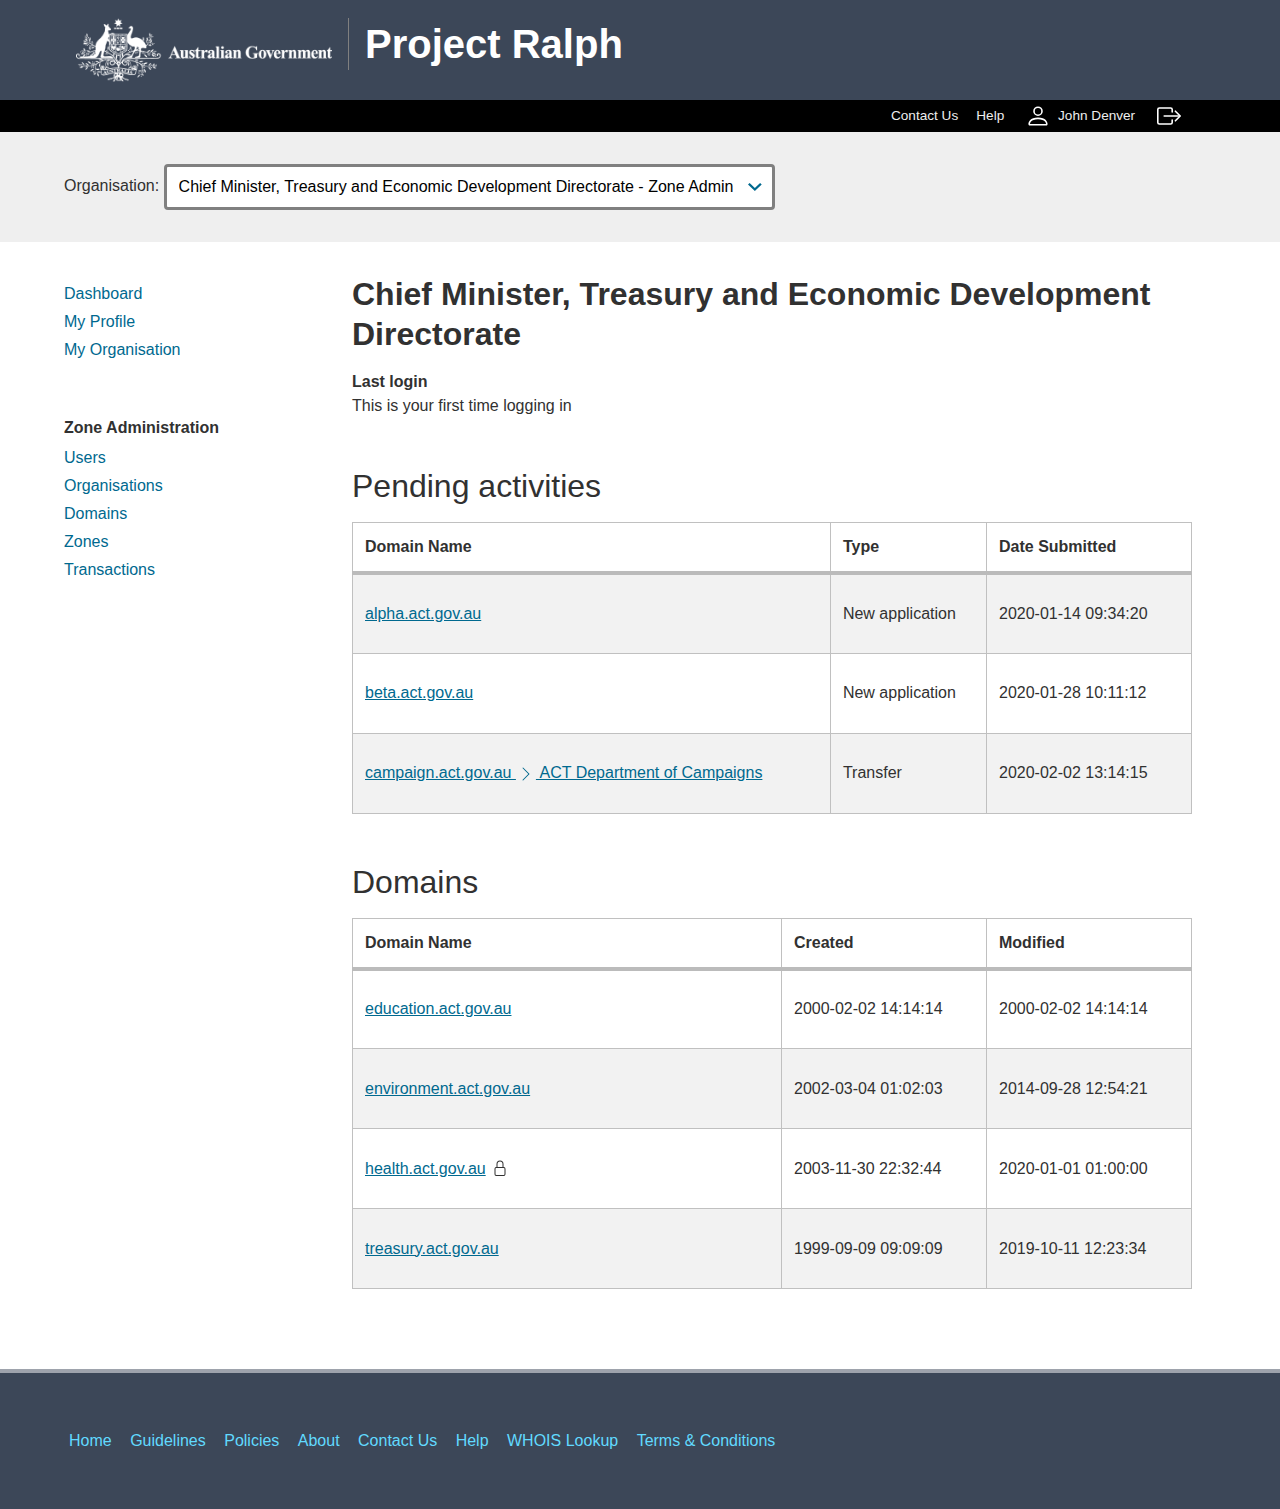
<file: option7.html>
<html class="js" lang="en">

<head>
    <meta charset="utf-8">
    <link rel="icon" href="/favicon.ico">
    <meta name="viewport" content="width=device-width,initial-scale=1">
    <meta name="theme-color" content="#000000">
    <meta name="description" content="Project Ralph">
    <link rel="apple-touch-icon" href="logo192.png">
    <link rel="manifest" href="/manifest.json">
    <link rel="stylesheet" href="https://cdnjs.cloudflare.com/ajax/libs/animate.css/3.7.2/animate.min.css">
    <script
        type="text/javascript">var $html = document.documentElement; if ($html.classList) $html.classList.remove("no-js"), $html.classList.add("js"); else { var className = "no-js"; $html.className = $html.className.replace(new RegExp("(^|\\b)" + className.split(" ").join("|") + "(\\b|$)", "gi"), " "), $html.className += " js" }</script>
    <title>ralph</title>
    <link href="./static/css/7.f2f67c9c.chunk.css" rel="stylesheet">
    <link href="./static/css/main.1bbd2971.chunk.css" rel="stylesheet">
    <script charset="utf-8" src="./static/js/2.5f625617.chunk.js"></script>
    <link rel="stylesheet" type="text/css" href="./static/css/10.3b9d915a.chunk.css">
    <script charset="utf-8" src="./static/js/10.62dd5466.chunk.js"></script>
    <link rel="stylesheet" type="text/css" href="./static/css/4.b7f70dc3.chunk.css">
    <script charset="utf-8" src="./static/js/4.afe27e4d.chunk.js"></script>
    <link rel="stylesheet" type="text/css" href="./static/css/12.dffc1c14.chunk.css">
    <script charset="utf-8" src="./static/js/12.cf8a0fa6.chunk.js"></script>
    <link rel="stylesheet" type="text/css" href="./static/css/15.cb8af52c.chunk.css">
    <script charset="utf-8" src="./static/js/15.b18828a3.chunk.js"></script>
    <script charset="utf-8" src="./static/js/13.9840b64d.chunk.js"></script>
    <link rel="stylesheet" type="text/css" href="./static/css/8.f587146f.chunk.css">
    <script charset="utf-8" src="./static/js/8.99f99fe1.chunk.js"></script>
    <link rel="stylesheet" type="text/css" href="./static/css/14.b593f841.chunk.css">
    <script charset="utf-8" src="./static/js/14.0dd307f9.chunk.js"></script>
    <script charset="utf-8" src="./static/js/17.e6a198c5.chunk.js"></script>
    <link rel="stylesheet" type="text/css" href="./static/css/9.3beb9b06.chunk.css">
    <script charset="utf-8" src="./static/js/9.970b3b40.chunk.js"></script>
    <link rel="stylesheet" type="text/css" href="./static/css/1.143f412e.chunk.css">
    <script charset="utf-8" src="./static/js/1.b93ccb70.chunk.js"></script>
    <link rel="stylesheet" type="text/css" href="./static/css/0.efdff957.chunk.css">
    <script charset="utf-8" src="./static/js/0.1691781a.chunk.js"></script>
    <link rel="stylesheet" type="text/css" href="./static/css/3.3b347b47.chunk.css">
    <script charset="utf-8" src="./static/js/3.6b435b94.chunk.js"></script>
    <script charset="utf-8" src="./static/js/18.f1408925.chunk.js"></script>

<style type="text/css">
.au-main-nav a {
    display: inline;
}
ul.au-link-list li {
    margin-left: 0;
}
ul.au-link-list a {
    text-decoration: none !important;
}
ul.au-link-list a:hover {
    text-decoration: underline !important;
}
svg {
    vertical-align: middle;
}
.au-body .dashboard h2 {
    margin-bottom: 0.5em;
    font-weight: normal;
}
#toolbar {
    color: #eee;
    background-color: #000;
}
#toolbar a {
    color: #eee; 
    text-decoration: none;
    padding: 10px 0.5em;
    font-size: 0.85em;
}
#toolbar a:hover {
    color: #fff;
    text-decoration: underline;
    background-color: #343d4c;
}
#toolbar ul {
    margin: 0;
    padding: 0;
    text-align: right;
}
#toolbar ul li {
    display: inline-block;
    padding: 0;
    margin: 0;
}
#footer-nav a {
    padding: 0 5px;
}
</style>
</head>

<body cz-shortcut-listen="true" class="au-grid au-body"><noscript>You need to enable JavaScript to run this app.</noscript>
    <div id="root">
        <div class="au-grid au-body site-container">
            <nav class="dashboard-header">
                <div class="container">
                    <div class="col-md-6 dashboard-header__contents">
                        <a class="au-header__brand dashboard-header__link" href="option8.html">
                            <img src="./static/australian-government-white.png" alt="Australian Government" class="au-header__brand-image" style="min-height: 64px;">
                            <h1 class="heading au-header__text">Project Ralph</h1>
                        </a>
                    </div>
                    <div class="col-md-6" style="text-align: right;">
                        
                    </div>
                </div>
            </nav>
            

            <div id="toolbar">
                <div class="container">
                    <div class="row">
                        <div class="col-md-12">
                                <ul>
                                    <li><a href="#">Contact Us</a></li>
                                    <li><a href="#">Help</a></li>
                                    <li><a href="#">
                                        <svg class="bi bi-person" width="32px" height="32px" viewBox="0 0 20 20" fill="#ffffff" xmlns="http://www.w3.org/2000/svg" style="vertical-align: middle">
                                            <path fill-rule="evenodd" d="M15 16s1 0 1-1-1-4-6-4-6 3-6 4 1 1 1 1h10zm-9.995-.944v-.002zM5.022 15h9.956a.274.274 0 00.014-.002l.008-.002c-.001-.246-.154-.986-.832-1.664C13.516 12.68 12.289 12 10 12c-2.29 0-3.516.68-4.168 1.332-.678.678-.83 1.418-.832 1.664a1.05 1.05 0 00.022.004zm9.974.056v-.002zM10 9a2 2 0 100-4 2 2 0 000 4zm3-2a3 3 0 11-6 0 3 3 0 016 0z" clip-rule="evenodd"/>
                                        </svg> 
                                        John Denver    
                                        </a></li>
                                    <li><a href="#">
                                        <svg class="bi bi-box-arrow-right" width="32px" height="32px" viewBox="0 0 20 20" fill="#ffffff" xmlns="http://www.w3.org/2000/svg" style="vertical-align: middle;">
                                            <title>Log Out</title>
                                            <path fill-rule="evenodd" d="M13.646 13.354a.5.5 0 010-.708L16.293 10l-2.647-2.646a.5.5 0 01.708-.708l3 3a.5.5 0 010 .708l-3 3a.5.5 0 01-.708 0z" clip-rule="evenodd"/>
                                            <path fill-rule="evenodd" d="M6.5 10a.5.5 0 01.5-.5h9a.5.5 0 010 1H7a.5.5 0 01-.5-.5z" clip-rule="evenodd"/>
                                            <path fill-rule="evenodd" d="M4 15.5A1.5 1.5 0 012.5 14V6A1.5 1.5 0 014 4.5h7A1.5 1.5 0 0112.5 6v1.5a.5.5 0 01-1 0V6a.5.5 0 00-.5-.5H4a.5.5 0 00-.5.5v8a.5.5 0 00.5.5h7a.5.5 0 00.5-.5v-1.5a.5.5 0 011 0V14a1.5 1.5 0 01-1.5 1.5H4z" clip-rule="evenodd"/>
                                        </svg>
                                        </a></li>
                                </ul>
                        </div>
                    </div>
                </div>
                </div>

            <div style="background-color: #efefef;">
                <div class="container" style="margin-top: 2em; margin-bottom: 2em;">
                    <div class="row">
                        <div class="col-md-12">
                            <div><span class="">Organisation: </span><select class="au-select organisation-select">
                                <option value="efc5d22b-3eef-4399-b21e-09e369e8d354" selected="">Chief Minister, Treasury and Economic Development Directorate - Zone Admin</option>
                                <option>Health Directorate - User</option>
                                <option>Transport Canberra and City Services - Org Admin</option>
                            </select></div>
                        </div>
                    </div>
                </div>
            </div>
            <div class="container">
                <div class="row" style="margin-top: 2em;">
                    <div class="col-md-3">
                        <ul class="au-link-list ">
                            <li class="active"><a aria-current="page" class="active" href="#">Dashboard</a></li>
                            <li><a href="#">My Profile</a></li>
                            <li><a href="#">My Organisation</a></li>
                        </ul>

                        <h2 class="au-sidenav__title" style="font-size:1em">Zone Administration</h2>
                        <ul class="au-link-list">
                            <li><a href="#">Users</a></li>
                            <li><a href="#">Organisations</a></li>
                            <li><a href="#">Domains</a></li>
                            <li><a href="#">Zones</a></li>
                            <li><a href="#">Transactions</a></li>
                        </ul>
                    </div>
                    <div class="col-md-9">
                        <main class="dashboard">
                            <h1 class="au-display-xl heading">Chief Minister, Treasury and Economic Development Directorate</h1>
                            <div class="info-group"><label class="au-label ">Last login</label>This is your first time logging in</div>

                            <h2>Pending activities</h2>
                            <div class="table">
                                <div class="table__responsive-wrapper">
                                    <table class="table__au-table au-table au-table--striped">
                                        <thead class="au-table__head ">
                                            <tr class="au-table__row undefined">
                                                <th class="au-table__header undefined   "> Domain Name </th>
                                                <th class="au-table__header undefined   "> Type</th>
                                                <th class="au-table__header undefined   " width="180"> Date Submitted </th>
                                            </tr>
                                        </thead>
                                        <tbody class="au-table__body  ">
                                            <tr class="au-table__row undefined">
                                                <td class="au-table__cell domain name-cell  "><a href="#">alpha.act.gov.au</a></td>
                                                <td class="au-table__cell">New application</td>
                                                <td class="au-table__cell view-cell  ">2020-01-14 09:34:20</td>
                                            </tr>
                                            <tr class="au-table__row undefined">
                                                <td class="au-table__cell domain name-cell  "><a href="#">beta.act.gov.au</a></td>
                                                <td class="au-table__cell">New application</td>
                                                <td class="au-table__cell view-cell  ">2020-01-28 10:11:12</td>
                                            </tr>
                                            <tr class="au-table__row undefined">
                                                <td class="au-table__cell domain name-cell  "><a href="#">campaign.act.gov.au 
                                                    <svg class="bi bi-chevron-right" width="20" height="20" viewBox="0 0 20 20" fill="currentColor" xmlns="http://www.w3.org/2000/svg"><path fill-rule="evenodd" d="M6.646 3.646a.5.5 0 01.708 0l6 6a.5.5 0 010 .708l-6 6a.5.5 0 01-.708-.708L12.293 10 6.646 4.354a.5.5 0 010-.708z" clip-rule="evenodd"/></svg>
                                                    ACT Department of Campaigns</a></td>
                                                <td class="au-table__cell">Transfer</td>
                                                <td class="au-table__cell view-cell  ">2020-02-02 13:14:15</td>
                                            </tr>
                                        </tbody>
                                    </table>
                                </div>
                            </div>

                            <h2>Domains</h2>
                            <div class="table">
                                <div class="table__responsive-wrapper">
                                    <table class="table__au-table au-table au-table--striped">
                                        <thead class="au-table__head ">
                                            <tr class="au-table__row undefined">
                                                <th class="au-table__header undefined   "> Domain Name </th>
                                                <th class="au-table__header undefined   " width="180"> Created</th>
                                                <th class="au-table__header undefined   " width="180"> Modified</th>
                                            </tr>
                                        </thead>
                                        <tbody class="au-table__body  ">
                                            <tr class="au-table__row undefined" tabindex="0">
                                                <td class="au-table__cell domain name-cell  "><a href="#">education.act.gov.au</a></td>
                                                <td class="au-table__cell view-cell  ">2000-02-02 14:14:14</td>
                                                <td class="au-table__cell view-cell  ">2000-02-02 14:14:14</td>
                                            </tr>
                                            <tr class="au-table__row undefined" tabindex="0">
                                                <td class="au-table__cell domain name-cell  "><a href="#">environment.act.gov.au</a></td>
                                                <td class="au-table__cell view-cell  ">2002-03-04 01:02:03</td>
                                                <td class="au-table__cell view-cell  ">2014-09-28 12:54:21</td>
                                            </tr>
                                            <tr class="au-table__row undefined" tabindex="0">
                                                <td class="au-table__cell domain name-cell  "><a href="#">health.act.gov.au</a>
                                                    <svg class="bi bi-lock" width="20px" height="20px" viewBox="0 0 20 20" fill="currentColor" xmlns="http://www.w3.org/2000/svg">
                                                        <title>Registry Locked</title>
                                                        <path fill-rule="evenodd" d="M13.655 9H6.333c-.264 0-.398.068-.471.121a.73.73 0 00-.224.296 1.626 1.626 0 00-.138.59V15c0 .342.076.531.14.635.064.106.151.18.256.237a1.122 1.122 0 00.436.127l.013.001h7.322c.264 0 .398-.068.471-.121a.73.73 0 00.224-.296 1.627 1.627 0 00.138-.59V10c0-.342-.076-.531-.14-.635a.658.658 0 00-.255-.237 1.123 1.123 0 00-.45-.128zm.012-1H6.333C4.5 8 4.5 10 4.5 10v5c0 2 1.833 2 1.833 2h7.334c1.833 0 1.833-2 1.833-2v-5c0-2-1.833-2-1.833-2zM6.5 5a3.5 3.5 0 117 0v3h-1V5a2.5 2.5 0 00-5 0v3h-1V5z" clip-rule="evenodd"/>
                                                    </svg>
                                                </td>
                                                <td class="au-table__cell view-cell  ">2003-11-30 22:32:44</td>
                                                <td class="au-table__cell view-cell  ">2020-01-01 01:00:00</td>
                                            </tr>
                                            <tr class="au-table__row undefined" tabindex="0">
                                                <td class="au-table__cell domain name-cell  "><a href="#">treasury.act.gov.au</a></td>
                                                <td class="au-table__cell view-cell  ">1999-09-09 09:09:09</td>
                                                <td class="au-table__cell view-cell  ">2019-10-11 12:23:34</td>
                                            </tr>
                                        </tbody>
                                    </table>
                                </div>
                            </div>
                        </main>
                    </div>
                </div>
            </div>
            <footer class="au-footer footer au-footer--dark " style="margin-top: 5em;" role="contentinfo">
                <div class="container">
                    <nav class="au-footer__navigation au-body au-body--dark" aria-label="footer">
                        <div>
                            <ul class="au-link-list au-link-list--inline" id="footer-nav">
                                <li><a aria-current="page" href="#">Home</a></li>
                                <li><a href="#">Guidelines</a></li>
                                <li><a href="#">Policies</a></li>
                                <li><a href="#">About</a></li>
                                <li><a href="#">Contact Us</a></li>
                                <li><a href="#">Help</a></li>
                                <li><a href="#">WHOIS Lookup</a></li>
                                <li><a href="#">Terms &amp; Conditions</a></li>
                            </ul>
                        </div>
                    </nav>
                </div>
            </footer>
        </div>
    </div>
    <script>!function (u) { function e(e) { for (var t, r, n = e[0], o = e[1], a = e[2], f = 0, c = []; f < n.length; f++)r = n[f], Object.prototype.hasOwnProperty.call(d, r) && d[r] && c.push(d[r][0]), d[r] = 0; for (t in o) Object.prototype.hasOwnProperty.call(o, t) && (u[t] = o[t]); for (h && h(e); c.length;)c.shift()(); return l.push.apply(l, a || []), i() } function i() { for (var e, t = 0; t < l.length; t++) { for (var r = l[t], n = !0, o = 1; o < r.length; o++) { var a = r[o]; 0 !== d[a] && (n = !1) } n && (l.splice(t--, 1), e = p(p.s = r[0])) } return e } var r = {}, s = { 6: 0 }, d = { 6: 0 }, l = []; function p(e) { if (r[e]) return r[e].exports; var t = r[e] = { i: e, l: !1, exports: {} }; return u[e].call(t.exports, t, t.exports, p), t.l = !0, t.exports } p.e = function (l) { var e = []; s[l] ? e.push(s[l]) : 0 !== s[l] && { 0: 1, 1: 1, 3: 1, 4: 1, 8: 1, 9: 1, 10: 1, 11: 1, 12: 1, 14: 1, 15: 1 }[l] && e.push(s[l] = new Promise(function (e, n) { for (var t = "static/css/" + ({}[l] || l) + "." + { 0: "efdff957", 1: "143f412e", 2: "31d6cfe0", 3: "3b347b47", 4: "b7f70dc3", 8: "f587146f", 9: "3beb9b06", 10: "3b9d915a", 11: "77144855", 12: "dffc1c14", 13: "31d6cfe0", 14: "b593f841", 15: "cb8af52c", 16: "31d6cfe0", 17: "31d6cfe0", 18: "31d6cfe0" }[l] + ".chunk.css", o = p.p + t, r = document.getElementsByTagName("link"), a = 0; a < r.length; a++) { var f = (u = r[a]).getAttribute("data-href") || u.getAttribute("href"); if ("stylesheet" === u.rel && (f === t || f === o)) return e() } var c = document.getElementsByTagName("style"); for (a = 0; a < c.length; a++) { var u; if ((f = (u = c[a]).getAttribute("data-href")) === t || f === o) return e() } var i = document.createElement("link"); i.rel = "stylesheet", i.type = "text/css", i.onload = e, i.onerror = function (e) { var t = e && e.target && e.target.src || o, r = new Error("Loading CSS chunk " + l + " failed.\n(" + t + ")"); r.code = "CSS_CHUNK_LOAD_FAILED", r.request = t, delete s[l], i.parentNode.removeChild(i), n(r) }, i.href = o, document.getElementsByTagName("head")[0].appendChild(i) }).then(function () { s[l] = 0 })); var r = d[l]; if (0 !== r) if (r) e.push(r[2]); else { var t = new Promise(function (e, t) { r = d[l] = [e, t] }); e.push(r[2] = t); var n, o = document.createElement("script"); o.charset = "utf-8", o.timeout = 120, p.nc && o.setAttribute("nonce", p.nc), o.src = p.p + "static/js/" + ({}[l] || l) + "." + { 0: "1691781a", 1: "b93ccb70", 2: "5f625617", 3: "6b435b94", 4: "afe27e4d", 8: "99f99fe1", 9: "970b3b40", 10: "62dd5466", 11: "28f09257", 12: "cf8a0fa6", 13: "9840b64d", 14: "0dd307f9", 15: "b18828a3", 16: "e1805875", 17: "e6a198c5", 18: "f1408925" }[l] + ".chunk.js"; var a = new Error; n = function (e) { o.onerror = o.onload = null, clearTimeout(f); var t = d[l]; if (0 !== t) { if (t) { var r = e && ("load" === e.type ? "missing" : e.type), n = e && e.target && e.target.src; a.message = "Loading chunk " + l + " failed.\n(" + r + ": " + n + ")", a.name = "ChunkLoadError", a.type = r, a.request = n, t[1](a) } d[l] = void 0 } }; var f = setTimeout(function () { n({ type: "timeout", target: o }) }, 12e4); o.onerror = o.onload = n, document.head.appendChild(o) } return Promise.all(e) }, p.m = u, p.c = r, p.d = function (e, t, r) { p.o(e, t) || Object.defineProperty(e, t, { enumerable: !0, get: r }) }, p.r = function (e) { "undefined" != typeof Symbol && Symbol.toStringTag && Object.defineProperty(e, Symbol.toStringTag, { value: "Module" }), Object.defineProperty(e, "__esModule", { value: !0 }) }, p.t = function (t, e) { if (1 & e && (t = p(t)), 8 & e) return t; if (4 & e && "object" == typeof t && t && t.__esModule) return t; var r = Object.create(null); if (p.r(r), Object.defineProperty(r, "default", { enumerable: !0, value: t }), 2 & e && "string" != typeof t) for (var n in t) p.d(r, n, function (e) { return t[e] }.bind(null, n)); return r }, p.n = function (e) { var t = e && e.__esModule ? function () { return e.default } : function () { return e }; return p.d(t, "a", t), t }, p.o = function (e, t) { return Object.prototype.hasOwnProperty.call(e, t) }, p.p = "/", p.oe = function (e) { throw console.error(e), e }; var t = this.webpackJsonpralph = this.webpackJsonpralph || [], n = t.push.bind(t); t.push = e, t = t.slice(); for (var o = 0; o < t.length; o++)e(t[o]); var h = n; i() }([])</script>
    <script src="./static/js/7.0c02bc58.chunk.js"></script>
</body>

</html>
</file>
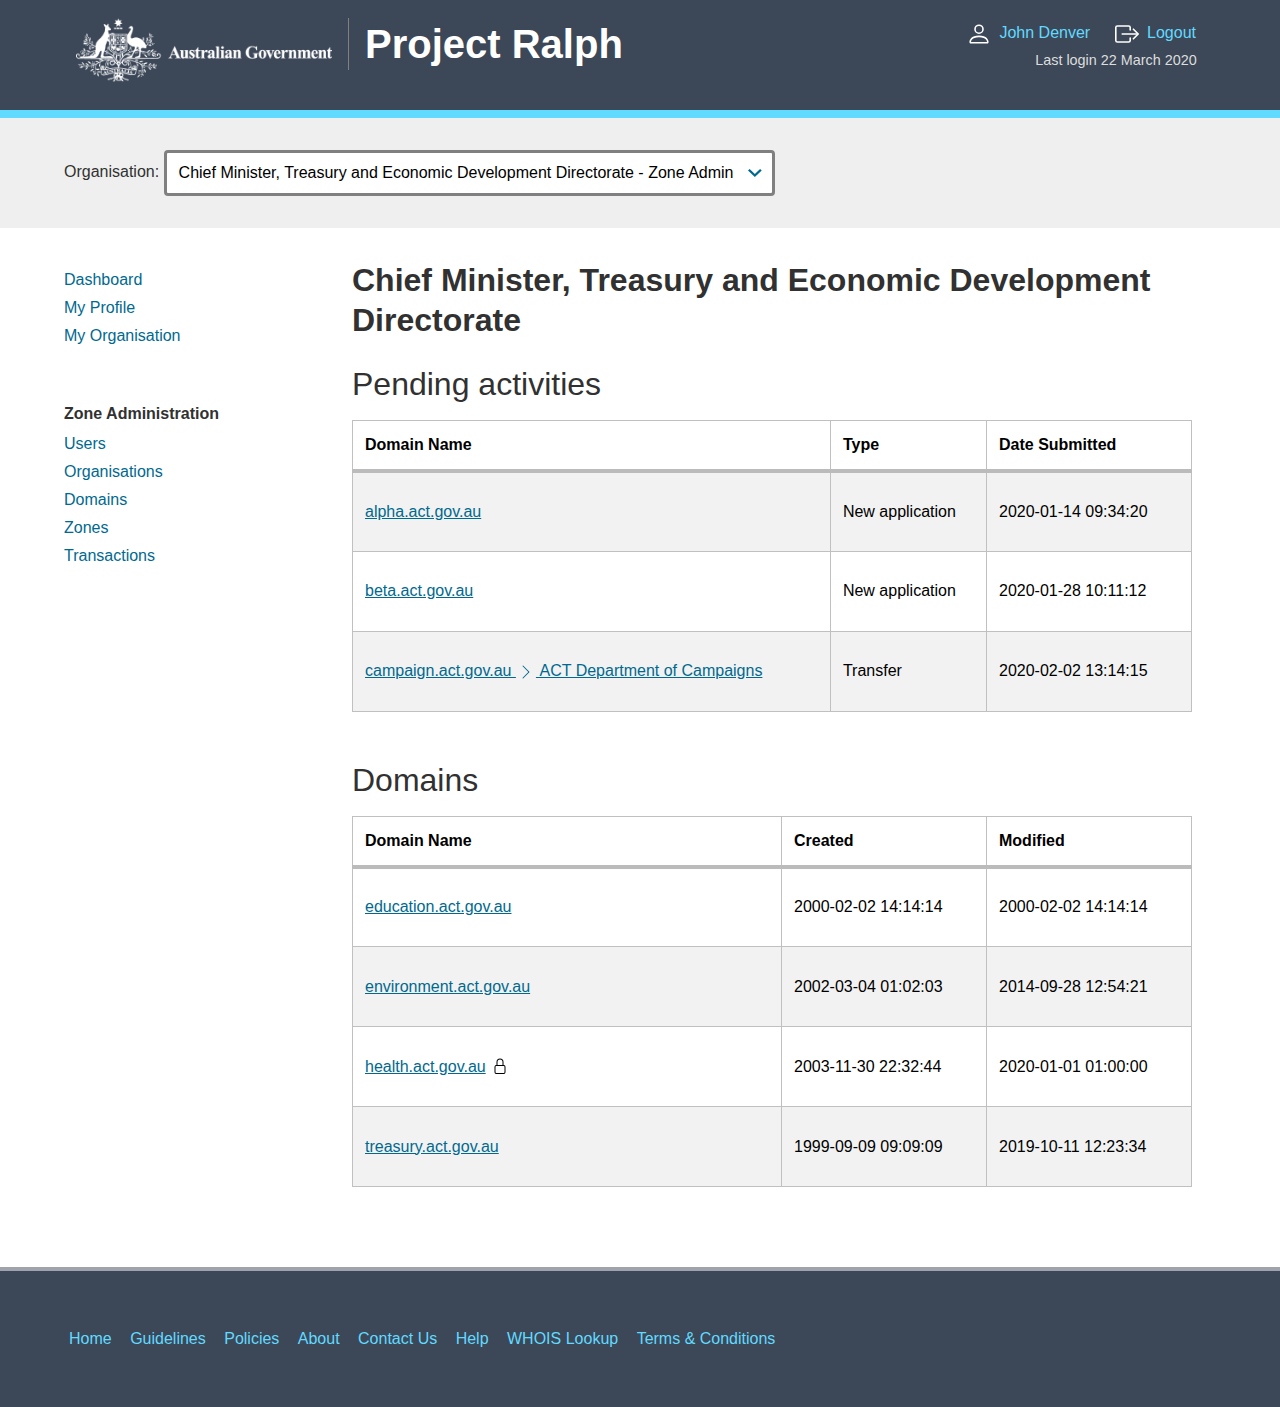
<file: option8.html>
<html class="js" lang="en">

<head>
    <meta charset="utf-8">
    <link rel="icon" href="/favicon.ico">
    <meta name="viewport" content="width=device-width,initial-scale=1">
    <meta name="theme-color" content="#000000">
    <meta name="description" content="Project Ralph">
    <link rel="apple-touch-icon" href="logo192.png">
    <link rel="manifest" href="/manifest.json">
    <link rel="stylesheet" href="https://cdnjs.cloudflare.com/ajax/libs/animate.css/3.7.2/animate.min.css">
    <script
        type="text/javascript">var $html = document.documentElement; if ($html.classList) $html.classList.remove("no-js"), $html.classList.add("js"); else { var className = "no-js"; $html.className = $html.className.replace(new RegExp("(^|\\b)" + className.split(" ").join("|") + "(\\b|$)", "gi"), " "), $html.className += " js" }</script>
    <title>ralph</title>
    <link href="./static/css/7.f2f67c9c.chunk.css" rel="stylesheet">
    <link href="./static/css/main.1bbd2971.chunk.css" rel="stylesheet">
    <script charset="utf-8" src="./static/js/2.5f625617.chunk.js"></script>
    <link rel="stylesheet" type="text/css" href="./static/css/10.3b9d915a.chunk.css">
    <script charset="utf-8" src="./static/js/10.62dd5466.chunk.js"></script>
    <link rel="stylesheet" type="text/css" href="./static/css/4.b7f70dc3.chunk.css">
    <script charset="utf-8" src="./static/js/4.afe27e4d.chunk.js"></script>
    <link rel="stylesheet" type="text/css" href="./static/css/12.dffc1c14.chunk.css">
    <script charset="utf-8" src="./static/js/12.cf8a0fa6.chunk.js"></script>
    <link rel="stylesheet" type="text/css" href="./static/css/15.cb8af52c.chunk.css">
    <script charset="utf-8" src="./static/js/15.b18828a3.chunk.js"></script>
    <script charset="utf-8" src="./static/js/13.9840b64d.chunk.js"></script>
    <link rel="stylesheet" type="text/css" href="./static/css/8.f587146f.chunk.css">
    <script charset="utf-8" src="./static/js/8.99f99fe1.chunk.js"></script>
    <link rel="stylesheet" type="text/css" href="./static/css/14.b593f841.chunk.css">
    <script charset="utf-8" src="./static/js/14.0dd307f9.chunk.js"></script>
    <script charset="utf-8" src="./static/js/17.e6a198c5.chunk.js"></script>
    <link rel="stylesheet" type="text/css" href="./static/css/9.3beb9b06.chunk.css">
    <script charset="utf-8" src="./static/js/9.970b3b40.chunk.js"></script>
    <link rel="stylesheet" type="text/css" href="./static/css/1.143f412e.chunk.css">
    <script charset="utf-8" src="./static/js/1.b93ccb70.chunk.js"></script>
    <link rel="stylesheet" type="text/css" href="./static/css/0.efdff957.chunk.css">
    <script charset="utf-8" src="./static/js/0.1691781a.chunk.js"></script>
    <link rel="stylesheet" type="text/css" href="./static/css/3.3b347b47.chunk.css">
    <script charset="utf-8" src="./static/js/3.6b435b94.chunk.js"></script>
    <script charset="utf-8" src="./static/js/18.f1408925.chunk.js"></script>

<style type="text/css">
.au-main-nav a {
    display: inline;
}
ul.au-link-list li {
    margin-left: 0;
}
ul.au-link-list a {
    text-decoration: none !important;
}
ul.au-link-list a:hover {
    text-decoration: underline !important;
}
svg {
    vertical-align: middle;
}
.au-body .dashboard h2 {
    margin-bottom: 0.5em;
    font-weight: normal;
}
#toolbar {
    color: #fff;
}
#toolbar a {
    color: #61daff; 
    text-decoration: none;
    padding: 0.75em 0.5em;
}
#toolbar a:hover {
    color: #fff;
    text-decoration: underline;
    background-color: #343d4c;
}
#footer-nav a {
    padding: 0 5px;
}
.last-login {
    color: #ddd;
    font-size: 0.9em;
    padding-right: 0.5em;
}
</style>
</head>

<body cz-shortcut-listen="true"><noscript>You need to enable JavaScript to run this app.</noscript>
    <div id="root">
        <div class="au-grid au-body site-container">
            <nav class="dashboard-header">
                <div class="container">
                    <div class="col-md-6 dashboard-header__contents">
                        <a class="au-header__brand dashboard-header__link" href="breadcrumb.html">
                            <img src="./static/australian-government-white.png" alt="Australian Government" class="au-header__brand-image" style="min-height: 64px;">
                            <h1 class="heading au-header__text">Project Ralph</h1>
                        </a>
                    </div>
                    <div class="col-md-6" style="text-align: right;">
                        <div id="toolbar">
                            <a href="#">
                            <svg class="bi bi-person" width="32px" height="32px" viewBox="0 0 20 20" fill="#ffffff" xmlns="http://www.w3.org/2000/svg" style="vertical-align: middle">
                                <path fill-rule="evenodd" d="M15 16s1 0 1-1-1-4-6-4-6 3-6 4 1 1 1 1h10zm-9.995-.944v-.002zM5.022 15h9.956a.274.274 0 00.014-.002l.008-.002c-.001-.246-.154-.986-.832-1.664C13.516 12.68 12.289 12 10 12c-2.29 0-3.516.68-4.168 1.332-.678.678-.83 1.418-.832 1.664a1.05 1.05 0 00.022.004zm9.974.056v-.002zM10 9a2 2 0 100-4 2 2 0 000 4zm3-2a3 3 0 11-6 0 3 3 0 016 0z" clip-rule="evenodd"/>
                            </svg> 
                            John Denver    
                            </a>
                            
                            <a href="#">
                            <svg class="bi bi-box-arrow-right" width="32px" height="32px" viewBox="0 0 20 20" fill="#ffffff" xmlns="http://www.w3.org/2000/svg" style="vertical-align: middle;">
                                <title>Log Out</title>
                                <path fill-rule="evenodd" d="M13.646 13.354a.5.5 0 010-.708L16.293 10l-2.647-2.646a.5.5 0 01.708-.708l3 3a.5.5 0 010 .708l-3 3a.5.5 0 01-.708 0z" clip-rule="evenodd"/>
                                <path fill-rule="evenodd" d="M6.5 10a.5.5 0 01.5-.5h9a.5.5 0 010 1H7a.5.5 0 01-.5-.5z" clip-rule="evenodd"/>
                                <path fill-rule="evenodd" d="M4 15.5A1.5 1.5 0 012.5 14V6A1.5 1.5 0 014 4.5h7A1.5 1.5 0 0112.5 6v1.5a.5.5 0 01-1 0V6a.5.5 0 00-.5-.5H4a.5.5 0 00-.5.5v8a.5.5 0 00.5.5h7a.5.5 0 00.5-.5v-1.5a.5.5 0 011 0V14a1.5 1.5 0 01-1.5 1.5H4z" clip-rule="evenodd"/>
                            </svg>
                            Logout
                            </a>
                            <br>
                            <span class="last-login">Last login 22 March 2020</span>
                        </div>
                    </div>
                </div>
            </nav>
            <nav class="au-main-nav  au-main-nav--dark dashboard-main-nav" aria-label="main" style="padding-bottom: 10px">
                <div class="container">
                    
                </div>
            </nav>
            <div style="background-color: #efefef;">
                <div class="container" style="margin-top: 2em; margin-bottom: 2em;">
                    <div class="row">
                        <div class="col-md-12">
                            <div><span class="">Organisation: </span><select class="au-select organisation-select">
                                <option value="efc5d22b-3eef-4399-b21e-09e369e8d354" selected="">Chief Minister, Treasury and Economic Development Directorate - Zone Admin</option>
                                <option>Health Directorate - User</option>
                                <option>Transport Canberra and City Services - Org Admin</option>
                            </select></div>
                        </div>
                    </div>
                </div>
            </div>
            <div class="container">
                <div class="row" style="margin-top: 2em;">
                    <div class="col-md-3">
                        <ul class="au-link-list ">
                            <li class="active"><a aria-current="page" class="active" href="#">Dashboard</a></li>
                            <li><a href="#">My Profile</a></li>
                            <li><a href="#">My Organisation</a></li>
                        </ul>

                        <h2 class="au-sidenav__title" style="font-size:1em">Zone Administration</h2>
                        <ul class="au-link-list">
                            <li><a href="#">Users</a></li>
                            <li><a href="#">Organisations</a></li>
                            <li><a href="#">Domains</a></li>
                            <li><a href="#">Zones</a></li>
                            <li><a href="#">Transactions</a></li>
                        </ul>
                    </div>
                    <div class="col-md-9">
                        <main class="dashboard">
                            <h1 class="au-display-xl heading">Chief Minister, Treasury and Economic Development Directorate</h1>

                            <h2>Pending activities</h2>
                            <div class="table">
                                <div class="table__responsive-wrapper">
                                    <table class="table__au-table au-table au-table--striped">
                                        <thead class="au-table__head ">
                                            <tr class="au-table__row undefined">
                                                <th class="au-table__header undefined   "> Domain Name </th>
                                                <th class="au-table__header undefined   "> Type</th>
                                                <th class="au-table__header undefined   " width="180"> Date Submitted </th>
                                            </tr>
                                        </thead>
                                        <tbody class="au-table__body  ">
                                            <tr class="au-table__row undefined">
                                                <td class="au-table__cell domain name-cell  "><a href="#">alpha.act.gov.au</a></td>
                                                <td class="au-table__cell">New application</td>
                                                <td class="au-table__cell view-cell  ">2020-01-14 09:34:20</td>
                                            </tr>
                                            <tr class="au-table__row undefined">
                                                <td class="au-table__cell domain name-cell  "><a href="#">beta.act.gov.au</a></td>
                                                <td class="au-table__cell">New application</td>
                                                <td class="au-table__cell view-cell  ">2020-01-28 10:11:12</td>
                                            </tr>
                                            <tr class="au-table__row undefined">
                                                <td class="au-table__cell domain name-cell  "><a href="#">campaign.act.gov.au 
                                                    <svg class="bi bi-chevron-right" width="20" height="20" viewBox="0 0 20 20" fill="currentColor" xmlns="http://www.w3.org/2000/svg"><path fill-rule="evenodd" d="M6.646 3.646a.5.5 0 01.708 0l6 6a.5.5 0 010 .708l-6 6a.5.5 0 01-.708-.708L12.293 10 6.646 4.354a.5.5 0 010-.708z" clip-rule="evenodd"/></svg>
                                                    ACT Department of Campaigns</a></td>
                                                <td class="au-table__cell">Transfer</td>
                                                <td class="au-table__cell view-cell  ">2020-02-02 13:14:15</td>
                                            </tr>
                                        </tbody>
                                    </table>
                                </div>
                            </div>

                            <h2>Domains</h2>
                            <div class="table">
                                <div class="table__responsive-wrapper">
                                    <table class="table__au-table au-table au-table--striped">
                                        <thead class="au-table__head ">
                                            <tr class="au-table__row undefined">
                                                <th class="au-table__header undefined   "> Domain Name </th>
                                                <th class="au-table__header undefined   " width="180"> Created</th>
                                                <th class="au-table__header undefined   " width="180"> Modified</th>
                                            </tr>
                                        </thead>
                                        <tbody class="au-table__body  ">
                                            <tr class="au-table__row undefined" tabindex="0">
                                                <td class="au-table__cell domain name-cell  "><a href="#">education.act.gov.au</a></td>
                                                <td class="au-table__cell view-cell  ">2000-02-02 14:14:14</td>
                                                <td class="au-table__cell view-cell  ">2000-02-02 14:14:14</td>
                                            </tr>
                                            <tr class="au-table__row undefined" tabindex="0">
                                                <td class="au-table__cell domain name-cell  "><a href="#">environment.act.gov.au</a></td>
                                                <td class="au-table__cell view-cell  ">2002-03-04 01:02:03</td>
                                                <td class="au-table__cell view-cell  ">2014-09-28 12:54:21</td>
                                            </tr>
                                            <tr class="au-table__row undefined" tabindex="0">
                                                <td class="au-table__cell domain name-cell  "><a href="#">health.act.gov.au</a>
                                                    <svg class="bi bi-lock" width="20px" height="20px" viewBox="0 0 20 20" fill="currentColor" xmlns="http://www.w3.org/2000/svg">
                                                        <title>Registry Locked</title>
                                                        <path fill-rule="evenodd" d="M13.655 9H6.333c-.264 0-.398.068-.471.121a.73.73 0 00-.224.296 1.626 1.626 0 00-.138.59V15c0 .342.076.531.14.635.064.106.151.18.256.237a1.122 1.122 0 00.436.127l.013.001h7.322c.264 0 .398-.068.471-.121a.73.73 0 00.224-.296 1.627 1.627 0 00.138-.59V10c0-.342-.076-.531-.14-.635a.658.658 0 00-.255-.237 1.123 1.123 0 00-.45-.128zm.012-1H6.333C4.5 8 4.5 10 4.5 10v5c0 2 1.833 2 1.833 2h7.334c1.833 0 1.833-2 1.833-2v-5c0-2-1.833-2-1.833-2zM6.5 5a3.5 3.5 0 117 0v3h-1V5a2.5 2.5 0 00-5 0v3h-1V5z" clip-rule="evenodd"/>
                                                    </svg>
                                                </td>
                                                <td class="au-table__cell view-cell  ">2003-11-30 22:32:44</td>
                                                <td class="au-table__cell view-cell  ">2020-01-01 01:00:00</td>
                                            </tr>
                                            <tr class="au-table__row undefined" tabindex="0">
                                                <td class="au-table__cell domain name-cell  "><a href="#">treasury.act.gov.au</a></td>
                                                <td class="au-table__cell view-cell  ">1999-09-09 09:09:09</td>
                                                <td class="au-table__cell view-cell  ">2019-10-11 12:23:34</td>
                                            </tr>
                                        </tbody>
                                    </table>
                                </div>
                            </div>
                        </main>
                    </div>
                </div>
            </div>
            <footer class="au-footer footer au-footer--dark " style="margin-top: 5em;" role="contentinfo">
                <div class="container">
                    <nav class="au-footer__navigation au-body au-body--dark" aria-label="footer">
                        <div>
                            <ul class="au-link-list au-link-list--inline" id="footer-nav">
                                <li><a aria-current="page" href="#">Home</a></li>
                                <li><a href="#">Guidelines</a></li>
                                <li><a href="#">Policies</a></li>
                                <li><a href="#">About</a></li>
                                <li><a href="#">Contact Us</a></li>
                                <li><a href="#">Help</a></li>
                                <li><a href="#">WHOIS Lookup</a></li>
                                <li><a href="#">Terms &amp; Conditions</a></li>
                            </ul>
                        </div>
                    </nav>
                </div>
            </footer>
        </div>
    </div>
    <script>!function (u) { function e(e) { for (var t, r, n = e[0], o = e[1], a = e[2], f = 0, c = []; f < n.length; f++)r = n[f], Object.prototype.hasOwnProperty.call(d, r) && d[r] && c.push(d[r][0]), d[r] = 0; for (t in o) Object.prototype.hasOwnProperty.call(o, t) && (u[t] = o[t]); for (h && h(e); c.length;)c.shift()(); return l.push.apply(l, a || []), i() } function i() { for (var e, t = 0; t < l.length; t++) { for (var r = l[t], n = !0, o = 1; o < r.length; o++) { var a = r[o]; 0 !== d[a] && (n = !1) } n && (l.splice(t--, 1), e = p(p.s = r[0])) } return e } var r = {}, s = { 6: 0 }, d = { 6: 0 }, l = []; function p(e) { if (r[e]) return r[e].exports; var t = r[e] = { i: e, l: !1, exports: {} }; return u[e].call(t.exports, t, t.exports, p), t.l = !0, t.exports } p.e = function (l) { var e = []; s[l] ? e.push(s[l]) : 0 !== s[l] && { 0: 1, 1: 1, 3: 1, 4: 1, 8: 1, 9: 1, 10: 1, 11: 1, 12: 1, 14: 1, 15: 1 }[l] && e.push(s[l] = new Promise(function (e, n) { for (var t = "static/css/" + ({}[l] || l) + "." + { 0: "efdff957", 1: "143f412e", 2: "31d6cfe0", 3: "3b347b47", 4: "b7f70dc3", 8: "f587146f", 9: "3beb9b06", 10: "3b9d915a", 11: "77144855", 12: "dffc1c14", 13: "31d6cfe0", 14: "b593f841", 15: "cb8af52c", 16: "31d6cfe0", 17: "31d6cfe0", 18: "31d6cfe0" }[l] + ".chunk.css", o = p.p + t, r = document.getElementsByTagName("link"), a = 0; a < r.length; a++) { var f = (u = r[a]).getAttribute("data-href") || u.getAttribute("href"); if ("stylesheet" === u.rel && (f === t || f === o)) return e() } var c = document.getElementsByTagName("style"); for (a = 0; a < c.length; a++) { var u; if ((f = (u = c[a]).getAttribute("data-href")) === t || f === o) return e() } var i = document.createElement("link"); i.rel = "stylesheet", i.type = "text/css", i.onload = e, i.onerror = function (e) { var t = e && e.target && e.target.src || o, r = new Error("Loading CSS chunk " + l + " failed.\n(" + t + ")"); r.code = "CSS_CHUNK_LOAD_FAILED", r.request = t, delete s[l], i.parentNode.removeChild(i), n(r) }, i.href = o, document.getElementsByTagName("head")[0].appendChild(i) }).then(function () { s[l] = 0 })); var r = d[l]; if (0 !== r) if (r) e.push(r[2]); else { var t = new Promise(function (e, t) { r = d[l] = [e, t] }); e.push(r[2] = t); var n, o = document.createElement("script"); o.charset = "utf-8", o.timeout = 120, p.nc && o.setAttribute("nonce", p.nc), o.src = p.p + "static/js/" + ({}[l] || l) + "." + { 0: "1691781a", 1: "b93ccb70", 2: "5f625617", 3: "6b435b94", 4: "afe27e4d", 8: "99f99fe1", 9: "970b3b40", 10: "62dd5466", 11: "28f09257", 12: "cf8a0fa6", 13: "9840b64d", 14: "0dd307f9", 15: "b18828a3", 16: "e1805875", 17: "e6a198c5", 18: "f1408925" }[l] + ".chunk.js"; var a = new Error; n = function (e) { o.onerror = o.onload = null, clearTimeout(f); var t = d[l]; if (0 !== t) { if (t) { var r = e && ("load" === e.type ? "missing" : e.type), n = e && e.target && e.target.src; a.message = "Loading chunk " + l + " failed.\n(" + r + ": " + n + ")", a.name = "ChunkLoadError", a.type = r, a.request = n, t[1](a) } d[l] = void 0 } }; var f = setTimeout(function () { n({ type: "timeout", target: o }) }, 12e4); o.onerror = o.onload = n, document.head.appendChild(o) } return Promise.all(e) }, p.m = u, p.c = r, p.d = function (e, t, r) { p.o(e, t) || Object.defineProperty(e, t, { enumerable: !0, get: r }) }, p.r = function (e) { "undefined" != typeof Symbol && Symbol.toStringTag && Object.defineProperty(e, Symbol.toStringTag, { value: "Module" }), Object.defineProperty(e, "__esModule", { value: !0 }) }, p.t = function (t, e) { if (1 & e && (t = p(t)), 8 & e) return t; if (4 & e && "object" == typeof t && t && t.__esModule) return t; var r = Object.create(null); if (p.r(r), Object.defineProperty(r, "default", { enumerable: !0, value: t }), 2 & e && "string" != typeof t) for (var n in t) p.d(r, n, function (e) { return t[e] }.bind(null, n)); return r }, p.n = function (e) { var t = e && e.__esModule ? function () { return e.default } : function () { return e }; return p.d(t, "a", t), t }, p.o = function (e, t) { return Object.prototype.hasOwnProperty.call(e, t) }, p.p = "/", p.oe = function (e) { throw console.error(e), e }; var t = this.webpackJsonpralph = this.webpackJsonpralph || [], n = t.push.bind(t); t.push = e, t = t.slice(); for (var o = 0; o < t.length; o++)e(t[o]); var h = n; i() }([])</script>
    <script src="./static/js/7.0c02bc58.chunk.js"></script>
</body>

</html>
</file>
<file: static/css/7.f2f67c9c.chunk.css>
/*! [replace-name] v[replace-version] *//*! [replace-name] v[replace-version] */@media print{.au-btn{background-color:#fff!important;border:2px solid #000!important;color:#000!important;text-decoration:none!important}.au-btn:disabled,.au-btn[disabled]{background-color:#ccc!important;border:2px solid #ccc!important}}.au-btn,a.au-btn{font-size:16px;font-size:1rem;line-height:1.5;padding:.5rem 1.5rem;display:inline-block;-webkit-appearance:none;-moz-appearance:none;appearance:none;font-family:-apple-system,BlinkMacSystemFont,Segoe UI,Helvetica,Arial,sans-serif,Apple Color Emoji,Segoe UI Emoji,Segoe UI Symbol;border-radius:4px;background-color:#00698f;border:3px solid #00698f;cursor:pointer;vertical-align:middle;transition:background .1s ease,border .1s ease,color .1s ease}.au-body .au-btn,.au-body a.au-btn,.au-btn,a.au-btn{color:#fff;text-decoration:none}.au-btn.au-btn--block+.au-btn.au-btn--block,.au-btn.au-btn--block+a.au-btn.au-btn--block,a.au-btn.au-btn--block+.au-btn.au-btn--block,a.au-btn.au-btn--block+a.au-btn.au-btn--block{margin-top:.5rem}.au-btn:focus,a.au-btn:focus{outline:3px solid #9263de;outline-offset:2px}.au-btn::-moz-focus-inner,a.au-btn::-moz-focus-inner{border:0}.au-btn:focus,a.au-btn:focus{border-radius:0}.au-btn:disabled,.au-btn[disabled],a.au-btn:disabled,a.au-btn[disabled]{cursor:not-allowed;-ms-filter:"progid:DXImageTransform.Microsoft.Alpha(Opacity=30)";opacity:.3}.au-btn:hover:not(:disabled),.ie8 .au-btn:hover,.ie8 a.au-btn:hover,a.au-btn:hover:not(:disabled){background-color:#313131;border-color:#313131;text-decoration:underline;color:#fff}.au-btn.au-btn--dark,a.au-btn.au-btn--dark{color:#135e70;background-color:#61daff;border-color:#61daff}.au-body .au-btn.au-btn--dark,.au-body a.au-btn.au-btn--dark{color:#135e70}.au-btn.au-btn--dark:hover:not(:disabled),.ie8 .au-btn.au-btn--dark:hover,.ie8 a.au-btn.au-btn--dark:hover,a.au-btn.au-btn--dark:hover:not(:disabled){color:#135e70;border-color:#fff;background-color:#fff}.au-btn.au-btn--dark:focus,a.au-btn.au-btn--dark:focus{outline:3px solid #c390f9}.au-btn.au-btn--dark::-moz-focus-inner,a.au-btn.au-btn--dark::-moz-focus-inner{border:0}.au-btn.au-btn--secondary,a.au-btn.au-btn--secondary{color:#00698f;background-color:initial;border-color:#00698f}.au-body .au-btn.au-btn--secondary,.au-body a.au-btn.au-btn--secondary{color:#00698f}.ie8 .au-body .au-btn.au-btn--secondary:hover,.ie8 .au-body a.au-btn.au-btn--secondary:hover{color:#fff}.au-btn.au-btn--secondary:hover:not(:disabled),a.au-btn.au-btn--secondary:hover:not(:disabled){background-color:initial;border-color:#313131;color:#313131}.au-btn.au-btn--secondary.au-btn--dark,a.au-btn.au-btn--secondary.au-btn--dark{border-color:#61daff;color:#61daff}.au-btn.au-btn--secondary.au-btn--dark:hover:not(:disabled),a.au-btn.au-btn--secondary.au-btn--dark:hover:not(:disabled){border-color:#fff;color:#fff}.ie8 .au-body .au-btn.au-btn--secondary.au-btn--dark:hover,.ie8 .au-body a.au-btn.au-btn--secondary.au-btn--dark:hover{color:#135e70}.au-btn.au-btn--tertiary,a.au-btn.au-btn--tertiary{color:#00698f;background-color:initial;border-color:transparent;text-decoration:underline}.au-btn.au-btn--tertiary:hover:not(:disabled),a.au-btn.au-btn--tertiary:hover:not(:disabled){background-color:initial;color:#313131;border-color:transparent;text-decoration:none}.au-btn.au-btn--tertiary.au-btn--dark,a.au-btn.au-btn--tertiary.au-btn--dark{color:#61daff}.au-btn.au-btn--tertiary.au-btn--dark:hover:not(:disabled),a.au-btn.au-btn--tertiary.au-btn--dark:hover:not(:disabled){color:#fff}.au-btn.au-btn--pride,a.au-btn.au-btn--pride{background:linear-gradient(180deg,rgba(255,62,24,.5) 16.66666667%,rgba(252,154,0,.5) 0,rgba(252,154,0,.52) 33.33333333%,rgba(255,216,0,.5) 0,rgba(255,216,0,.5) 0,rgba(255,216,0,.5) 50%,rgba(57,234,124,.5) 0,rgba(57,234,124,.5) 66.66666667%,rgba(11,178,255,.5) 0,rgba(11,178,255,.5) 83.33333333%,rgba(152,90,255,.5) 0);color:#313131}.au-btn.au-btn--block,a.au-btn.au-btn--block{display:block;width:100%;box-sizing:border-box;text-align:center}

/*! [replace-name] v[replace-version] *//*! [replace-name] v[replace-version] */.au-grid .container{box-sizing:border-box}@media (min-width:768px){.au-grid .container{width:744px}}@media (min-width:992px){.au-grid .container{width:968px}}@media (min-width:1200px){.au-grid .container{width:1176px}}.au-grid .container,.au-grid .container-fluid{box-sizing:border-box;margin-right:auto;margin-left:auto;padding-left:12px;padding-right:12px}.au-grid .container-fluid:after,.au-grid .container-fluid:before,.au-grid .container:after,.au-grid .container:before{content:" ";display:table}.au-grid .container-fluid:after,.au-grid .container:after{clear:both}.au-grid .row{margin-left:-12px;margin-right:-12px}.au-grid .row:after,.au-grid .row:before{content:" ";display:table}.au-grid .row:after{clear:both}.au-grid .col-lg-1,.au-grid .col-lg-2,.au-grid .col-lg-3,.au-grid .col-lg-4,.au-grid .col-lg-5,.au-grid .col-lg-6,.au-grid .col-lg-7,.au-grid .col-lg-8,.au-grid .col-lg-9,.au-grid .col-lg-10,.au-grid .col-lg-11,.au-grid .col-lg-12,.au-grid .col-md-1,.au-grid .col-md-2,.au-grid .col-md-3,.au-grid .col-md-4,.au-grid .col-md-5,.au-grid .col-md-6,.au-grid .col-md-7,.au-grid .col-md-8,.au-grid .col-md-9,.au-grid .col-md-10,.au-grid .col-md-11,.au-grid .col-md-12,.au-grid .col-sm-1,.au-grid .col-sm-2,.au-grid .col-sm-3,.au-grid .col-sm-4,.au-grid .col-sm-5,.au-grid .col-sm-6,.au-grid .col-sm-7,.au-grid .col-sm-8,.au-grid .col-sm-9,.au-grid .col-sm-10,.au-grid .col-sm-11,.au-grid .col-sm-12,.au-grid .col-xs-1,.au-grid .col-xs-2,.au-grid .col-xs-3,.au-grid .col-xs-4,.au-grid .col-xs-5,.au-grid .col-xs-6,.au-grid .col-xs-7,.au-grid .col-xs-8,.au-grid .col-xs-9,.au-grid .col-xs-10,.au-grid .col-xs-11,.au-grid .col-xs-12{box-sizing:border-box;position:relative;min-height:1px;padding-left:12px;padding-right:12px}.au-grid .col-xs-1,.au-grid .col-xs-2,.au-grid .col-xs-3,.au-grid .col-xs-4,.au-grid .col-xs-5,.au-grid .col-xs-6,.au-grid .col-xs-7,.au-grid .col-xs-8,.au-grid .col-xs-9,.au-grid .col-xs-10,.au-grid .col-xs-11,.au-grid .col-xs-12{float:left}.au-grid .col-xs-1{width:8.33333333%}.au-grid .col-xs-2{width:16.66666667%}.au-grid .col-xs-3{width:25%}.au-grid .col-xs-4{width:33.33333333%}.au-grid .col-xs-5{width:41.66666667%}.au-grid .col-xs-6{width:50%}.au-grid .col-xs-7{width:58.33333333%}.au-grid .col-xs-8{width:66.66666667%}.au-grid .col-xs-9{width:75%}.au-grid .col-xs-10{width:83.33333333%}.au-grid .col-xs-11{width:91.66666667%}.au-grid .col-xs-12{width:100%}.au-grid .col-xs-pull-0{right:auto}.au-grid .col-xs-pull-1{right:8.33333333%}.au-grid .col-xs-pull-2{right:16.66666667%}.au-grid .col-xs-pull-3{right:25%}.au-grid .col-xs-pull-4{right:33.33333333%}.au-grid .col-xs-pull-5{right:41.66666667%}.au-grid .col-xs-pull-6{right:50%}.au-grid .col-xs-pull-7{right:58.33333333%}.au-grid .col-xs-pull-8{right:66.66666667%}.au-grid .col-xs-pull-9{right:75%}.au-grid .col-xs-pull-10{right:83.33333333%}.au-grid .col-xs-pull-11{right:91.66666667%}.au-grid .col-xs-pull-12{right:100%}.au-grid .col-xs-push-0{left:auto}.au-grid .col-xs-push-1{left:8.33333333%}.au-grid .col-xs-push-2{left:16.66666667%}.au-grid .col-xs-push-3{left:25%}.au-grid .col-xs-push-4{left:33.33333333%}.au-grid .col-xs-push-5{left:41.66666667%}.au-grid .col-xs-push-6{left:50%}.au-grid .col-xs-push-7{left:58.33333333%}.au-grid .col-xs-push-8{left:66.66666667%}.au-grid .col-xs-push-9{left:75%}.au-grid .col-xs-push-10{left:83.33333333%}.au-grid .col-xs-push-11{left:91.66666667%}.au-grid .col-xs-push-12{left:100%}.au-grid .col-xs-offset-0{margin-left:0}.au-grid .col-xs-offset-1{margin-left:8.33333333%}.au-grid .col-xs-offset-2{margin-left:16.66666667%}.au-grid .col-xs-offset-3{margin-left:25%}.au-grid .col-xs-offset-4{margin-left:33.33333333%}.au-grid .col-xs-offset-5{margin-left:41.66666667%}.au-grid .col-xs-offset-6{margin-left:50%}.au-grid .col-xs-offset-7{margin-left:58.33333333%}.au-grid .col-xs-offset-8{margin-left:66.66666667%}.au-grid .col-xs-offset-9{margin-left:75%}.au-grid .col-xs-offset-10{margin-left:83.33333333%}.au-grid .col-xs-offset-11{margin-left:91.66666667%}.au-grid .col-xs-offset-12{margin-left:100%}@media (min-width:768px){.au-grid .col-sm-1,.au-grid .col-sm-2,.au-grid .col-sm-3,.au-grid .col-sm-4,.au-grid .col-sm-5,.au-grid .col-sm-6,.au-grid .col-sm-7,.au-grid .col-sm-8,.au-grid .col-sm-9,.au-grid .col-sm-10,.au-grid .col-sm-11,.au-grid .col-sm-12{float:left}.au-grid .col-sm-1{width:8.33333333%}.au-grid .col-sm-2{width:16.66666667%}.au-grid .col-sm-3{width:25%}.au-grid .col-sm-4{width:33.33333333%}.au-grid .col-sm-5{width:41.66666667%}.au-grid .col-sm-6{width:50%}.au-grid .col-sm-7{width:58.33333333%}.au-grid .col-sm-8{width:66.66666667%}.au-grid .col-sm-9{width:75%}.au-grid .col-sm-10{width:83.33333333%}.au-grid .col-sm-11{width:91.66666667%}.au-grid .col-sm-12{width:100%}.au-grid .col-sm-pull-0{right:auto}.au-grid .col-sm-pull-1{right:8.33333333%}.au-grid .col-sm-pull-2{right:16.66666667%}.au-grid .col-sm-pull-3{right:25%}.au-grid .col-sm-pull-4{right:33.33333333%}.au-grid .col-sm-pull-5{right:41.66666667%}.au-grid .col-sm-pull-6{right:50%}.au-grid .col-sm-pull-7{right:58.33333333%}.au-grid .col-sm-pull-8{right:66.66666667%}.au-grid .col-sm-pull-9{right:75%}.au-grid .col-sm-pull-10{right:83.33333333%}.au-grid .col-sm-pull-11{right:91.66666667%}.au-grid .col-sm-pull-12{right:100%}.au-grid .col-sm-push-0{left:auto}.au-grid .col-sm-push-1{left:8.33333333%}.au-grid .col-sm-push-2{left:16.66666667%}.au-grid .col-sm-push-3{left:25%}.au-grid .col-sm-push-4{left:33.33333333%}.au-grid .col-sm-push-5{left:41.66666667%}.au-grid .col-sm-push-6{left:50%}.au-grid .col-sm-push-7{left:58.33333333%}.au-grid .col-sm-push-8{left:66.66666667%}.au-grid .col-sm-push-9{left:75%}.au-grid .col-sm-push-10{left:83.33333333%}.au-grid .col-sm-push-11{left:91.66666667%}.au-grid .col-sm-push-12{left:100%}.au-grid .col-sm-offset-0{margin-left:0}.au-grid .col-sm-offset-1{margin-left:8.33333333%}.au-grid .col-sm-offset-2{margin-left:16.66666667%}.au-grid .col-sm-offset-3{margin-left:25%}.au-grid .col-sm-offset-4{margin-left:33.33333333%}.au-grid .col-sm-offset-5{margin-left:41.66666667%}.au-grid .col-sm-offset-6{margin-left:50%}.au-grid .col-sm-offset-7{margin-left:58.33333333%}.au-grid .col-sm-offset-8{margin-left:66.66666667%}.au-grid .col-sm-offset-9{margin-left:75%}.au-grid .col-sm-offset-10{margin-left:83.33333333%}.au-grid .col-sm-offset-11{margin-left:91.66666667%}.au-grid .col-sm-offset-12{margin-left:100%}}@media (min-width:992px){.au-grid .col-md-1,.au-grid .col-md-2,.au-grid .col-md-3,.au-grid .col-md-4,.au-grid .col-md-5,.au-grid .col-md-6,.au-grid .col-md-7,.au-grid .col-md-8,.au-grid .col-md-9,.au-grid .col-md-10,.au-grid .col-md-11,.au-grid .col-md-12{float:left}.au-grid .col-md-1{width:8.33333333%}.au-grid .col-md-2{width:16.66666667%}.au-grid .col-md-3{width:25%}.au-grid .col-md-4{width:33.33333333%}.au-grid .col-md-5{width:41.66666667%}.au-grid .col-md-6{width:50%}.au-grid .col-md-7{width:58.33333333%}.au-grid .col-md-8{width:66.66666667%}.au-grid .col-md-9{width:75%}.au-grid .col-md-10{width:83.33333333%}.au-grid .col-md-11{width:91.66666667%}.au-grid .col-md-12{width:100%}.au-grid .col-md-pull-0{right:auto}.au-grid .col-md-pull-1{right:8.33333333%}.au-grid .col-md-pull-2{right:16.66666667%}.au-grid .col-md-pull-3{right:25%}.au-grid .col-md-pull-4{right:33.33333333%}.au-grid .col-md-pull-5{right:41.66666667%}.au-grid .col-md-pull-6{right:50%}.au-grid .col-md-pull-7{right:58.33333333%}.au-grid .col-md-pull-8{right:66.66666667%}.au-grid .col-md-pull-9{right:75%}.au-grid .col-md-pull-10{right:83.33333333%}.au-grid .col-md-pull-11{right:91.66666667%}.au-grid .col-md-pull-12{right:100%}.au-grid .col-md-push-0{left:auto}.au-grid .col-md-push-1{left:8.33333333%}.au-grid .col-md-push-2{left:16.66666667%}.au-grid .col-md-push-3{left:25%}.au-grid .col-md-push-4{left:33.33333333%}.au-grid .col-md-push-5{left:41.66666667%}.au-grid .col-md-push-6{left:50%}.au-grid .col-md-push-7{left:58.33333333%}.au-grid .col-md-push-8{left:66.66666667%}.au-grid .col-md-push-9{left:75%}.au-grid .col-md-push-10{left:83.33333333%}.au-grid .col-md-push-11{left:91.66666667%}.au-grid .col-md-push-12{left:100%}.au-grid .col-md-offset-0{margin-left:0}.au-grid .col-md-offset-1{margin-left:8.33333333%}.au-grid .col-md-offset-2{margin-left:16.66666667%}.au-grid .col-md-offset-3{margin-left:25%}.au-grid .col-md-offset-4{margin-left:33.33333333%}.au-grid .col-md-offset-5{margin-left:41.66666667%}.au-grid .col-md-offset-6{margin-left:50%}.au-grid .col-md-offset-7{margin-left:58.33333333%}.au-grid .col-md-offset-8{margin-left:66.66666667%}.au-grid .col-md-offset-9{margin-left:75%}.au-grid .col-md-offset-10{margin-left:83.33333333%}.au-grid .col-md-offset-11{margin-left:91.66666667%}.au-grid .col-md-offset-12{margin-left:100%}}@media (min-width:1200px){.au-grid .col-lg-1,.au-grid .col-lg-2,.au-grid .col-lg-3,.au-grid .col-lg-4,.au-grid .col-lg-5,.au-grid .col-lg-6,.au-grid .col-lg-7,.au-grid .col-lg-8,.au-grid .col-lg-9,.au-grid .col-lg-10,.au-grid .col-lg-11,.au-grid .col-lg-12{float:left}.au-grid .col-lg-1{width:8.33333333%}.au-grid .col-lg-2{width:16.66666667%}.au-grid .col-lg-3{width:25%}.au-grid .col-lg-4{width:33.33333333%}.au-grid .col-lg-5{width:41.66666667%}.au-grid .col-lg-6{width:50%}.au-grid .col-lg-7{width:58.33333333%}.au-grid .col-lg-8{width:66.66666667%}.au-grid .col-lg-9{width:75%}.au-grid .col-lg-10{width:83.33333333%}.au-grid .col-lg-11{width:91.66666667%}.au-grid .col-lg-12{width:100%}.au-grid .col-lg-pull-0{right:auto}.au-grid .col-lg-pull-1{right:8.33333333%}.au-grid .col-lg-pull-2{right:16.66666667%}.au-grid .col-lg-pull-3{right:25%}.au-grid .col-lg-pull-4{right:33.33333333%}.au-grid .col-lg-pull-5{right:41.66666667%}.au-grid .col-lg-pull-6{right:50%}.au-grid .col-lg-pull-7{right:58.33333333%}.au-grid .col-lg-pull-8{right:66.66666667%}.au-grid .col-lg-pull-9{right:75%}.au-grid .col-lg-pull-10{right:83.33333333%}.au-grid .col-lg-pull-11{right:91.66666667%}.au-grid .col-lg-pull-12{right:100%}.au-grid .col-lg-push-0{left:auto}.au-grid .col-lg-push-1{left:8.33333333%}.au-grid .col-lg-push-2{left:16.66666667%}.au-grid .col-lg-push-3{left:25%}.au-grid .col-lg-push-4{left:33.33333333%}.au-grid .col-lg-push-5{left:41.66666667%}.au-grid .col-lg-push-6{left:50%}.au-grid .col-lg-push-7{left:58.33333333%}.au-grid .col-lg-push-8{left:66.66666667%}.au-grid .col-lg-push-9{left:75%}.au-grid .col-lg-push-10{left:83.33333333%}.au-grid .col-lg-push-11{left:91.66666667%}.au-grid .col-lg-push-12{left:100%}.au-grid .col-lg-offset-0{margin-left:0}.au-grid .col-lg-offset-1{margin-left:8.33333333%}.au-grid .col-lg-offset-2{margin-left:16.66666667%}.au-grid .col-lg-offset-3{margin-left:25%}.au-grid .col-lg-offset-4{margin-left:33.33333333%}.au-grid .col-lg-offset-5{margin-left:41.66666667%}.au-grid .col-lg-offset-6{margin-left:50%}.au-grid .col-lg-offset-7{margin-left:58.33333333%}.au-grid .col-lg-offset-8{margin-left:66.66666667%}.au-grid .col-lg-offset-9{margin-left:75%}.au-grid .col-lg-offset-10{margin-left:83.33333333%}.au-grid .col-lg-offset-11{margin-left:91.66666667%}.au-grid .col-lg-offset-12{margin-left:100%}}/*! [replace-name] v[replace-version] */@media print{.au-header{background:#fff!important}.au-header a img{border:0!important}.au-header,.au-header__brand,.au-header__subline{color:#000!important}.au-header__brand-image{display:none!important}}.au-header{font-size:16px;font-size:1rem;line-height:1.5;padding:1.5rem 0;font-family:-apple-system,BlinkMacSystemFont,Segoe UI,Helvetica,Arial,sans-serif,Apple Color Emoji,Segoe UI Emoji,Segoe UI Symbol;color:#313131;background:#fff}@media (min-width:768px){.au-header{font-size:20px;font-size:1.25rem;line-height:1.6;padding:3rem 0}}.au-header.au-header--alt{background-color:#f5f5f5}.au-header.au-header--dark{color:#fff;background-color:#135e70}.au-header.au-header--alt.au-header--dark{color:#fff;background-color:#0d414d}.au-header__heading{font-size:20px;font-size:1.25rem;line-height:1.6;font-weight:700;margin:0;padding:0}@media (min-width:768px){.au-header__heading{font-size:32px;font-size:2rem;line-height:1.5}}.au-header__subline{max-width:42em;color:#636363}.au-header--dark .au-header__subline{color:#b8cfd4}.au-header__brand{min-width:192px;min-width:12rem}.au-header__brand:after,.au-header__brand:before{content:" ";display:table}.au-header__brand:after{clear:both}.au-header__brand .au-header__brand-image{display:block;border-style:none;max-width:192px;max-width:12rem}.au-header__brand .au-header__brand-image+.au-header__text{margin-top:1rem}@media (min-width:768px){.au-header__brand{min-width:256px;min-width:16rem}.au-header__brand .au-header__brand-image{float:left;max-width:256px;max-width:16rem;margin-right:-16rem}.au-header__brand .au-header__brand-image+.au-header__text{padding-left:1rem;margin-left:17rem;margin-top:0;float:left;border-left:1px solid grey}.au-header--dark .au-header__brand .au-header__brand-image+.au-header__text{border-left-color:#89afb8}}a.au-header__brand{display:inline-block;color:#313131;text-decoration:none}a.au-header__brand:focus{outline:3px solid #9263de;outline-offset:2px}a.au-header__brand::-moz-focus-inner{border:0}a.au-header__brand:hover .au-header__text{text-decoration:underline;-webkit-text-decoration-skip:ink;text-decoration-skip-ink:auto}.au-header--dark a.au-header__brand{color:#fff}.au-header--dark a.au-header__brand:focus{outline:3px solid #c390f9}.au-header--dark a.au-header__brand::-moz-focus-inner{border:0}.au-header.au-header--hero{padding:3rem 0 3.5rem}.au-header.au-header--hero .au-header__brand .au-header__brand-image{float:none}.au-header.au-header--hero .au-header__brand-image+.au-header__text{border:0;margin:0;padding:0}.au-header.au-header--hero .au-header__brand-image+.au-header__text .au-header__heading{margin-top:2rem}.au-header.au-header--hero .au-header__heading{font-size:20px;font-size:1.25rem;line-height:1.6}@media (min-width:768px){.au-header.au-header--hero .au-header__heading{font-size:40px;font-size:2.5rem;line-height:1.5}}.au-header.au-header--hero .au-header__heading+.au-header__subline{margin-top:.75rem}

/*! [replace-name] v[replace-version] *//*! [replace-name] v[replace-version] */.au-body h1,.au-body h2,.au-body h3,.au-body h4,.au-body h5,.au-body h6,.au-display-lg,.au-display-md,.au-display-sm,.au-display-xl,.au-display-xs,.au-display-xxl,.au-display-xxxl{font-family:-apple-system,BlinkMacSystemFont,Segoe UI,Helvetica,Arial,sans-serif,Apple Color Emoji,Segoe UI Emoji,Segoe UI Symbol;display:block;font-weight:700;margin:0}.au-body .au-display-xxxl,.au-display-xxxl{font-size:48px;font-size:3rem;line-height:1.25}.au-body .au-display-xxl,.au-body h1,.au-display-xxl{font-size:40px;font-size:2.5rem;line-height:1.3}.au-body .au-display-xl,.au-body h2,.au-display-xl{font-size:32px;font-size:2rem;line-height:1.25}.au-body .au-display-lg,.au-body h3,.au-display-lg{font-size:24px;font-size:1.5rem;line-height:1.33333333}.au-body .au-display-md,.au-body h4,.au-display-md{font-size:20px;font-size:1.25rem;line-height:1.2}.au-body .au-display-sm,.au-body h5,.au-display-sm{font-size:16px;font-size:1rem;line-height:1.25}.au-body .au-display-xs,.au-body h6,.au-display-xs{font-size:14px;font-size:.875rem;line-height:1.14285714}*+.au-display-lg,*+.au-display-md,*+.au-display-sm,*+.au-display-xl,*+.au-display-xs,*+.au-display-xxl,*+.au-display-xxxl{margin-top:1rem}.au-body *+.au-display-xl,.au-body *+.au-display-xxl,.au-body *+h1,.au-body *+h2{margin-top:3rem}.au-body *+.au-display-md,.au-body *+.au-display-sm,.au-body *+.au-display-xs,.au-body *+h3,.au-body *+h4,.au-body *+h5,.au-body *+h6,.au-body .au-display-xl+.au-display-lg,.au-body .au-display-xl+h3,.au-body .au-display-xxl+.au-display-xl,.au-body .au-display-xxl+h2,.au-body h1+.au-display-xl,.au-body h1+h2,.au-body h2+.au-display-lg,.au-body h2+h3{margin-top:1.5rem}

/*! [replace-name] v[replace-version] *//*! [replace-name] v[replace-version] */@media print{.au-text-input{border-color:#000!important}.au-text-input:disabled,.au-text-input[disabled]{color:#636363!important;background-color:#ccc!important;border:2px solid #ccc!important}}.au-text-input{box-sizing:border-box;font-size:16px;font-size:1rem;line-height:1;padding:.5rem 1rem;height:46px;height:2.875rem;border:3px solid grey;background-color:#fff;font-family:-apple-system,BlinkMacSystemFont,Segoe UI,Helvetica,Arial,sans-serif,Apple Color Emoji,Segoe UI Emoji,Segoe UI Symbol;color:#313131;border-radius:4px;vertical-align:middle;-webkit-appearance:none;-moz-appearance:none;appearance:none;width:100%;max-width:205px;max-width:12.8125rem}.au-text-input.au-text-input--dark.au-text-input--invalid,.au-text-input.au-text-input--dark:invalid,.au-text-input.au-text-input--invalid,.au-text-input:invalid{background-color:#fdf2f2;border-color:#d60000}.au-text-input.au-text-input--dark.au-text-input--valid,.au-text-input.au-text-input--valid{background-color:#f3faf8;border-color:#0b996c}.au-text-input:disabled,.au-text-input[disabled]{cursor:not-allowed;-ms-filter:"progid:DXImageTransform.Microsoft.Alpha(Opacity=30)";opacity:.3}.au-text-input:focus{outline:3px solid #9263de;outline-offset:2px}.au-text-input::-moz-focus-inner{border:0}.au-text-input:focus{border-radius:0;background-color:#fff}.au-text-input.au-text-input--dark{border-color:#fff}.au-text-input.au-text-input--dark:disabled,.au-text-input.au-text-input--dark[disabled]{-ms-filter:"progid:DXImageTransform.Microsoft.Alpha(Opacity=30)";opacity:.3}.au-text-input.au-text-input--dark:focus{outline:3px solid #c390f9}.au-text-input.au-text-input--dark::-moz-focus-inner{border:0}.au-text-input.au-text-input--width-xs{max-width:69px;max-width:4.3rem}.au-text-input.au-text-input--width-sm{max-width:101px;max-width:6.3rem}.au-text-input.au-text-input--width-md{max-width:160px;max-width:10rem}.au-text-input.au-text-input--width-lg{max-width:288px;max-width:18rem}.au-text-input.au-text-input--width-xl{max-width:384px;max-width:24rem}.au-text-input.au-text-input--block{display:block;max-width:100%;box-sizing:border-box}.au-text-input.au-text-input--number{font-family:SFMono-Regular,Consolas,Liberation Mono,Menlo,Courier,monospace;letter-spacing:2px}textarea.au-text-input{font-size:16px;font-size:1rem;line-height:1.5;height:auto;min-height:6em}

/*! [replace-name] v[replace-version] *//*! [replace-name] v[replace-version] */.au-search.au-search--icon .au-btn,.au-search.au-search--responsive .au-btn{background-image:url("data:image/svg+xml;charset=utf-8,%3Csvg xmlns='http://www.w3.org/2000/svg' viewBox='0 0 24 24'%3E%3Cpath fill='%23fff' d='M15.5 14h-.79l-.28-.27A6.471 6.471 0 0016 9.5 6.5 6.5 0 109.5 16c1.61 0 3.09-.59 4.23-1.57l.27.28v.79l5 4.99L20.49 19l-4.99-5zm-6 0C7.01 14 5 11.99 5 9.5S7.01 5 9.5 5 14 7.01 14 9.5 11.99 14 9.5 14z'/%3E%3Cpath d='M0 0h24v24H0z' fill='none'/%3E%3C/svg%3E");background-repeat:no-repeat;background-size:29px;background-size:1.8rem;height:46px;height:2.875rem;background-position:50%}.au-search.au-search--icon .au-btn--dark,.au-search.au-search--responsive .au-btn--dark{background-image:url("data:image/svg+xml;charset=utf-8,%3Csvg xmlns='http://www.w3.org/2000/svg' viewBox='0 0 24 24'%3E%3Cpath fill='%23313131' d='M15.5 14h-.79l-.28-.27A6.471 6.471 0 0016 9.5 6.5 6.5 0 109.5 16c1.61 0 3.09-.59 4.23-1.57l.27.28v.79l5 4.99L20.49 19l-4.99-5zm-6 0C7.01 14 5 11.99 5 9.5S7.01 5 9.5 5 14 7.01 14 9.5 11.99 14 9.5 14z'/%3E%3Cpath d='M0 0h24v24H0z' fill='none'/%3E%3C/svg%3E")}.au-search.au-search--icon .au-btn--secondary,.au-search.au-search--responsive .au-btn--secondary{background-image:url("data:image/svg+xml;charset=utf-8,%3Csvg xmlns='http://www.w3.org/2000/svg' viewBox='0 0 24 24'%3E%3Cpath fill='%2300698f' d='M15.5 14h-.79l-.28-.27A6.471 6.471 0 0016 9.5 6.5 6.5 0 109.5 16c1.61 0 3.09-.59 4.23-1.57l.27.28v.79l5 4.99L20.49 19l-4.99-5zm-6 0C7.01 14 5 11.99 5 9.5S7.01 5 9.5 5 14 7.01 14 9.5 11.99 14 9.5 14z'/%3E%3Cpath d='M0 0h24v24H0z' fill='none'/%3E%3C/svg%3E")}.au-search.au-search--icon .au-btn--secondary:hover,.au-search.au-search--responsive .au-btn--secondary:hover{background-image:url("data:image/svg+xml;charset=utf-8,%3Csvg xmlns='http://www.w3.org/2000/svg' viewBox='0 0 24 24'%3E%3Cpath fill='%23313131' d='M15.5 14h-.79l-.28-.27A6.471 6.471 0 0016 9.5 6.5 6.5 0 109.5 16c1.61 0 3.09-.59 4.23-1.57l.27.28v.79l5 4.99L20.49 19l-4.99-5zm-6 0C7.01 14 5 11.99 5 9.5S7.01 5 9.5 5 14 7.01 14 9.5 11.99 14 9.5 14z'/%3E%3Cpath d='M0 0h24v24H0z' fill='none'/%3E%3C/svg%3E")}.au-search{display:table;width:99%;font-family:-apple-system,BlinkMacSystemFont,Segoe UI,Helvetica,Arial,sans-serif,Apple Color Emoji,Segoe UI Emoji,Segoe UI Symbol}.au-search__label{position:absolute;width:1px;height:1px;padding:0;margin:-1px;overflow:hidden;clip:rect(0,0,0,0);border:0}.au-search .au-text-input{border-bottom-right-radius:0;border-top-right-radius:0;border-right:0;max-width:100%;position:relative;display:table-cell;vertical-align:top}.au-search .au-text-input::-webkit-search-cancel-button,.au-search .au-text-input::-webkit-search-decoration,.au-search .au-text-input::-webkit-search-results-button,.au-search .au-text-input::-webkit-search-results-decoration{display:none}.au-search .au-text-input:focus{z-index:2}.ie8 .au-search .au-text-input{display:block;table-layout:fixed}.au-search .au-search__btn{position:relative;display:table-cell;vertical-align:top;width:1%;white-space:nowrap}.au-search.au-search--dark .au-search__btn{border-left:2px solid grey!important}.au-search .au-btn{border-bottom-left-radius:0;border-top-left-radius:0;margin:0;width:100%;padding-left:1rem;padding-right:1rem}.au-search.au-search--icon .au-btn{padding-left:1.5rem;padding-right:1.5rem}.au-search.au-search--icon .au-search__submit-btn-text{position:absolute;width:1px;height:1px;padding:0;margin:-1px;overflow:hidden;clip:rect(0,0,0,0);border:0}@media (min-width:576px){.au-search.au-search--responsive .au-btn,.au-search.au-search--responsive .au-btn:hover{background-image:none}}@media screen and (max-width:576px){.au-search.au-search--responsive .au-search__submit-btn-text{position:absolute;width:1px;height:1px;padding:0;margin:-1px;overflow:hidden;clip:rect(0,0,0,0);border:0}.au-search.au-search--responsive .au-btn{padding-left:1.5rem;padding-right:1.5rem}}

/*! [replace-name] v[replace-version] *//*! [replace-name] v[replace-version] */.au-form-group--invalid{border-left:5px solid #d60000;padding-left:15px}.au-form-group+.au-form-group{margin-top:1.25rem}.au-label{font-family:-apple-system,BlinkMacSystemFont,Segoe UI,Helvetica,Arial,sans-serif,Apple Color Emoji,Segoe UI Emoji,Segoe UI Symbol;color:#313131;display:block;font-size:16px;font-size:1rem;line-height:1.5}.au-label+.au-select,.au-label+input,.au-label+textarea{margin-top:.25rem}.au-label--inline{display:inline-block}.au-label--inline+.au-select,.au-label--inline+input,.au-label--inline+textarea{margin-top:0}.au-label--dark{color:#fff}.au-hint-text{font-family:-apple-system,BlinkMacSystemFont,Segoe UI,Helvetica,Arial,sans-serif,Apple Color Emoji,Segoe UI Emoji,Segoe UI Symbol;color:#6f777b;display:block;font-size:16px;font-size:1rem;line-height:1.5}*+.au-hint-text{margin-top:.4rem}.au-hint-text+.au-select,.au-hint-text+input,.au-hint-text+textarea{margin-top:.25rem}.au-hint-text--dark{color:#b8cfd4}.au-hint-text--alt{color:#61696b}.au-error-text{font-family:-apple-system,BlinkMacSystemFont,Segoe UI,Helvetica,Arial,sans-serif,Apple Color Emoji,Segoe UI Emoji,Segoe UI Symbol;font-weight:700;font-size:16px;font-size:1rem;line-height:1.5;color:#d60000;display:block}*+.au-error-text{margin-top:.4rem}.au-error-text+.au-select,.au-error-text+input,.au-error-text+textarea{margin-top:.25rem}.au-error-text--inline{display:inline-block}.au-error-text--inline+.au-select,.au-error-text--inline+input,.au-error-text--inline+textarea{margin-top:0}.au-error-text--hidden{display:none}.au-fieldset{margin:0;padding:0;border:0}.au-fieldset__legend{margin-bottom:.75rem}

/*! [replace-name] v[replace-version] *//*! [replace-name] v[replace-version] *//*! [replace-name] v[replace-version] */@media print{.au-page-alerts{border-color:#000!important;background-color:#fff!important;border-left:2px solid #000!important;padding-top:3em!important}.au-page-alerts:after{background:none!important;content:"info"!important;top:1em!important;left:0!important;font-size:12px!important;border-right:1px solid #000!important;border-bottom:1px solid #000!important;padding:.5em!important;width:auto!important}.au-page-alerts--success:after{content:"success"!important}.au-page-alerts--warning:after{content:"warning"!important}.au-page-alerts--error:after{content:"error"!important}}.au-page-alerts{padding:1rem;font-size:16px;font-size:1rem;line-height:1.5;position:relative;border:3px solid #00bfe9;border-left-width:3rem;border-radius:4px;word-wrap:break-word}*+.au-page-alerts{margin-top:1rem}.au-page-alerts:after,.au-page-alerts:before{content:" ";position:absolute;top:50%;left:-36px;left:-2.25rem;width:24px;width:1.5rem;height:24px;height:1.5rem;margin-top:-.75rem;border-left-width:-.75rem;display:block;background-repeat:no-repeat;background-color:#fff}.ie8 .au-page-alerts:after,.ie8 .au-page-alerts:before,.lt-ie8 .au-page-alerts:after,.lt-ie8 .au-page-alerts:before{background:none;text-align:center;background-color:#313131;color:#fff;font-weight:700}.au-page-alerts:after{background-color:initial;background-image:url("data:image/svg+xml;charset=utf-8,%3Csvg xmlns='http://www.w3.org/2000/svg' viewBox='0 0 24 24'%3E%3Cpath fill='%23313131' d='M11 17.8h2v-8h-2v8zm0-11.6v2h2v-2h-2z'/%3E%3C/svg%3E")}.ie8 .au-page-alerts:after,.lt-ie8 .au-page-alerts:after{content:"i"}.au-page-alerts:before{background-image:url("data:image/svg+xml;charset=utf-8,%3Csvg xmlns='http://www.w3.org/2000/svg' viewBox='0 0 24 24'%3E%3Cpath fill='%2300bfe9' d='M0 0v24h24V0H0zm12 23C5.9 23 1 18.1 1 12S5.9 1 12 1s11 4.9 11 11-4.9 11-11 11z'/%3E%3C/svg%3E")}.au-page-alerts.au-page-alerts--alt:before{background-color:#f5f5f5}.au-page-alerts.au-page-alerts--dark:before{background-color:#135e70}.au-page-alerts.au-page-alerts--dark:after{background-image:url("data:image/svg+xml;charset=utf-8,%3Csvg xmlns='http://www.w3.org/2000/svg' viewBox='0 0 24 24'%3E%3Cpath fill='%23fff' d='M11 17.8h2v-8h-2v8zm0-11.6v2h2v-2h-2z'/%3E%3C/svg%3E")}.au-page-alerts.au-page-alerts--alt.au-page-alerts--dark:before{background-color:#104f5f}.au-page-alerts--success{border-color:#0b996c}.au-page-alerts--success:before{background-image:url("data:image/svg+xml;charset=utf-8,%3Csvg xmlns='http://www.w3.org/2000/svg' viewBox='0 0 24 24'%3E%3Cpath fill='%230b996c' d='M0 0v24h24V0H0zm12 23C5.9 23 1 18.1 1 12S5.9 1 12 1s11 4.9 11 11-4.9 11-11 11z'/%3E%3C/svg%3E")}.au-page-alerts--success:after{background-image:url("data:image/svg+xml;charset=utf-8,%3Csvg xmlns='http://www.w3.org/2000/svg' viewBox='0 0 24 24'%3E%3Cpath fill='%23313131' d='M10.4 16.9l-4.7-4.7 1.4-1.4 3.3 3.3 6.3-6.3 1.4 1.4z'/%3E%3C/svg%3E")}.ie8 .au-page-alerts--success:after,.lt-ie8 .au-page-alerts--success:after{content:"✓"}.au-page-alerts--success.au-page-alerts--dark:after{background-image:url("data:image/svg+xml;charset=utf-8,%3Csvg xmlns='http://www.w3.org/2000/svg' viewBox='0 0 24 24'%3E%3Cpath fill='%23fff' d='M10.4 16.9l-4.7-4.7 1.4-1.4 3.3 3.3 6.3-6.3 1.4 1.4z'/%3E%3C/svg%3E")}.au-page-alerts--warning{border-color:#f69900}.au-page-alerts--warning:before{background-image:url("data:image/svg+xml;charset=utf-8,%3Csvg xmlns='http://www.w3.org/2000/svg' viewBox='0 0 24 24'%3E%3Cpath fill='%23f69900' d='M0 24h24v-3.2H0V24zM12 0l12 20.8V0H12zM0 0v20.8L12 0H0z'/%3E%3C/svg%3E")}.au-page-alerts--warning:after{background-image:url("data:image/svg+xml;charset=utf-8,%3Csvg xmlns='http://www.w3.org/2000/svg' viewBox='0 0 24 24'%3E%3Cpath fill='%23313131' d='M11 17h2v-2h-2v2zm0-8.6v5h2v-5h-2z'/%3E%3C/svg%3E")}.ie8 .au-page-alerts--warning:after,.lt-ie8 .au-page-alerts--warning:after{content:"!"}.au-page-alerts--warning.au-page-alerts--dark:after{background-image:url("data:image/svg+xml;charset=utf-8,%3Csvg xmlns='http://www.w3.org/2000/svg' viewBox='0 0 24 24'%3E%3Cpath fill='%23fff' d='M11 17h2v-2h-2v2zm0-8.6v5h2v-5h-2z'/%3E%3C/svg%3E")}.au-page-alerts--error{border-color:#d60000}.au-page-alerts--error:before{background-image:url("data:image/svg+xml;charset=utf-8,%3Csvg xmlns='http://www.w3.org/2000/svg' viewBox='0 0 24 24'%3E%3Cpath fill='%23d60000' d='M0 0v24h24V0H0zm22.9 16.6L16.5 23H7.4L1 16.5V7.4L7.4 1h9.2l6.3 6.4v9.2z'/%3E%3C/svg%3E")}.au-page-alerts--error:after{background-image:url("data:image/svg+xml;charset=utf-8,%3Csvg xmlns='http://www.w3.org/2000/svg' viewBox='0 0 24 24'%3E%3Cpath fill='%23313131' d='M17 8.4L15.6 7 12 10.6 8.4 7 7 8.4l3.6 3.6L7 15.6 8.4 17l3.6-3.6 3.6 3.6 1.4-1.4-3.6-3.6z'/%3E%3C/svg%3E")}.ie8 .au-page-alerts--error:after,.lt-ie8 .au-page-alerts--error:after{content:"!"}.au-page-alerts--error.au-page-alerts--dark:after{background-image:url("data:image/svg+xml;charset=utf-8,%3Csvg xmlns='http://www.w3.org/2000/svg' viewBox='0 0 24 24'%3E%3Cpath fill='%23fff' d='M17 8.4L15.6 7 12 10.6 8.4 7 7 8.4l3.6 3.6L7 15.6 8.4 17l3.6-3.6 3.6 3.6 1.4-1.4-3.6-3.6z'/%3E%3C/svg%3E")}.au-page-alerts__sronly{position:absolute;width:1px;height:1px;padding:0;margin:-1px;overflow:hidden;clip:rect(0,0,0,0);border:0}

/*! [replace-name] v[replace-version] *//*! [replace-name] v[replace-version] */@media print{.au-select{border-color:#000!important;background-image:url("data:image/svg+xml;charset=utf-8,%3Csvg width='1.5em' height='auto' viewBox='0 0 28 12' xmlns='http://www.w3.org/2000/svg'%3E%3Cpath d='M1.9 1.1L8 7.2l6.1-6.1L16 2.9l-8 8-8-8 1.9-1.8z'/%3E%3Cpath fill='none' d='M2-5.8h24v24H2v-24z'/%3E%3C/svg%3E")!important}}.au-select{font-size:16px;font-size:1rem;line-height:1.5;padding:.5rem 2.25rem .5rem .75rem;height:46px;height:2.875rem;position:relative;display:inline-block;-webkit-appearance:none;-moz-appearance:none;appearance:none;border:3px solid grey;text-indent:.01px;text-overflow:"";background-color:#fff;box-sizing:border-box;border-radius:4px;cursor:pointer;background-image:url("data:image/svg+xml;charset=utf-8,%3Csvg fill='%2300698f' width='1.5em' height='auto' viewBox='0 0 28 12' xmlns='http://www.w3.org/2000/svg'%3E%3Cpath d='M1.9 1.1L8 7.2l6.1-6.1L16 2.9l-8 8-8-8 1.9-1.8z'/%3E%3Cpath fill='none' d='M2-5.8h24v24H2v-24z'/%3E%3C/svg%3E");background-repeat:no-repeat;background-position:100%;background-size:1.5em auto;vertical-align:middle}.au-select:focus{outline:3px solid #9263de;outline-offset:2px}.au-select::-moz-focus-inner{border:0}.au-select:focus{border-radius:0}.au-select:disabled,.au-select[disabled]{cursor:not-allowed;-ms-filter:"progid:DXImageTransform.Microsoft.Alpha(Opacity=30)";opacity:.3}.au-select.au-select--dark.au-select--invalid,.au-select.au-select--dark:invalid,.au-select.au-select--invalid,.au-select:invalid{background-color:#fdf2f2;border-color:#d60000}.au-select.au-select--dark.au-select--valid,.au-select.au-select--valid{background-color:#f3faf8;border-color:#0b996c}.ie8 .au-select:after,.ie9 .au-select:after{display:none}.au-select::-ms-expand{display:none}.ie8 .au-select,.ie9 .au-select{padding-right:.25rem}.au-select.au-select--dark{border-color:#fff}.au-select.au-select--dark:focus{outline:3px solid #c390f9}.au-select.au-select--dark::-moz-focus-inner{border:0}.au-select.au-select--block{width:100%}.au-select:-moz-focusring{color:transparent;text-shadow:0 0 0 #000}html>body .au-select,x:-moz-any-link,x:default{padding-right:1rem}@supports (-moz-osx-font-smoothing:auto){html body .au-select{padding-right:2.25rem}}

/*! [replace-name] v[replace-version] *//*! [replace-name] v[replace-version] *//*! [replace-name] v[replace-version] */

/*! [replace-name] v[replace-version] *//*! [replace-name] v[replace-version] */.au-link-list{font-size:16px;font-size:1rem;line-height:1.5;display:block;list-style-type:none}.au-body .au-link-list,.au-link-list{margin:0;padding:.25rem 0}.au-link-list>li{display:block;margin:.25rem}.au-link-list.au-link-list--inline,.au-link-list.au-link-list--inline>li{display:inline-block}/*! [replace-name] v[replace-version] */@media print{.au-body,.au-body *{text-shadow:none!important;color:#000!important;background-color:initial!important;box-shadow:none!important;border-color:#000!important}.au-body a,.au-body a:visited{text-decoration:underline}.au-body a[href]:after{content:" (" attr(href) ")"!important;display:inline!important}.au-body a[href^="#"]:after,.au-body a[href^="javascript:"]:after{content:""!important}.au-body abbr[title]:after{content:" (" attr(title) ")"}.au-body blockquote,.au-body pre{border:1px solid #000;padding:6px;page-break-inside:avoid}.au-body thead{display:table-header-group}.au-body img,.au-body tr{page-break-inside:avoid}.au-body img{max-width:100%!important}.au-body h2,.au-body h3,.au-body p{orphans:3;widows:3}.au-body h2,.au-body h3{page-break-after:avoid}.au-body p a{word-wrap:break-word}.au-body select{background:#fff!important}}.au-body{font-size:16px;font-size:1rem;line-height:1.5;margin:0;text-size-adjust:100%;font-family:-apple-system,BlinkMacSystemFont,Segoe UI,Helvetica,Arial,sans-serif,Apple Color Emoji,Segoe UI Emoji,Segoe UI Symbol;color:#313131;background-color:#fff}.au-body a{color:#00698f;text-decoration:underline;-webkit-text-decoration-skip:ink;text-decoration-skip-ink:auto}.au-body a:hover{color:#313131;text-decoration:none}.au-body a:focus{outline:3px solid #9263de;outline-offset:2px}.au-body a::-moz-focus-inner{border:0}.au-body :target,.au-body [tabindex="0"]:focus{outline:3px solid #9263de;outline-offset:2px}.au-body mark{color:#fff;background-color:#00698f}.au-body ::selection{color:#fff;background-color:rgba(0,105,143,.99)}.au-body iframe::selection,.au-body img::selection,.au-body video::selection{background-color:rgba(0,105,143,.75)}.au-body p{max-width:42em;margin:0}.au-body *+p{margin-top:1.5rem}.au-body dl:not([class]),.au-body ol:not([class]),.au-body pre,.au-body ul:not([class]){margin:0}.au-body *+dl:not([class]),.au-body *+ol:not([class]),.au-body *+pre,.au-body *+ul:not([class]){margin-top:1.5rem}.au-body ol:not([class])>li,.au-body ol:not([class])>li>ol:not([class]),.au-body ol:not([class])>li>ul:not([class]),.au-body ul:not([class])>li,.au-body ul:not([class])>li>ol:not([class]),.au-body ul:not([class])>li>ul:not([class]){margin-top:.5rem}.au-body ol:not([class])>ul:not([class]),.au-body ul:not([class])>ul:not([class]){list-style-type:disc}.au-body dl:not([class])>dd{margin-top:.5rem;padding-left:.5rem;margin-left:0;border-left:1px solid}.au-body dl:not([class])>dt{margin-top:1.5rem;font-weight:700}.au-body dl:not([class])>dt:first-of-type{margin-top:0}.au-body .written-by:after{content:url("[data-uri]");color:#bada55}.au-body em,.au-body i{font-style:italic}.au-body b,.au-body strong{font-weight:700}.au-body small{font-size:14px;font-size:.875rem;line-height:1.42857143}.au-body del,.au-body s{text-decoration:line-through}.au-body ins{text-decoration-line:underline;text-decoration-style:dashed;-webkit-text-decoration-skip:ink;text-decoration-skip-ink:auto}.au-body dfn{font-style:normal}.au-body abbr,.au-body abbr[title]{border-bottom:none;text-decoration:underline;text-decoration:underline dotted}.au-body abbr[title]{cursor:help}.au-body a abbr{padding-bottom:1px}.au-body var{padding:0 1px;font-style:italic;font-family:serif}.au-body var sub,.au-body var sup{font-family:-apple-system,BlinkMacSystemFont,Segoe UI,Helvetica,Arial,sans-serif,Apple Color Emoji,Segoe UI Emoji,Segoe UI Symbol;font-style:normal;padding:0 1px}.au-body sub,.au-body sup{font-size:14px;font-size:.875rem;line-height:1.14285714;position:relative;vertical-align:initial}.au-body sub{bottom:-.25em}.au-body sup{top:-.5em}.au-body code,.au-body kbd,.au-body samp{font-size:14px;font-size:.875rem;line-height:1.42857143;padding:.25rem;display:inline-block;border-radius:4px;background-color:#f5f5f5;color:#313131}.au-body code,.au-body kbd,.au-body pre,.au-body samp{font-family:SFMono-Regular,Consolas,Liberation Mono,Menlo,Courier,monospace}.au-body pre code{padding:1rem;display:block;-moz-tab-size:4;tab-size:4}.au-body hr{box-sizing:initial;height:0;overflow:visible;border:none;border-top:1px solid grey;margin-bottom:1.5rem}.au-body *+hr{margin-top:1.5rem}.au-body.au-body--alt{background:#ebebeb}.au-body.au-body--alt code,.au-body.au-body--alt kbd,.au-body.au-body--alt samp{background-color:#e0e0e0}.au-body.au-body--dark{background:#135e70;color:#fff}.au-body.au-body--dark ::selection{color:#135e70;background-color:rgba(97,218,255,.99)}.au-body.au-body--dark iframe::selection,.au-body.au-body--dark img::selection,.au-body.au-body--dark video::selection{background-color:rgba(97,218,255,.75)}.au-body.au-body--dark a{color:#61daff}.au-body.au-body--dark a:hover{color:#fff}.au-body.au-body--dark a:focus{outline:3px solid #c390f9}.au-body.au-body--dark a::-moz-focus-inner{border:0}.au-body.au-body--dark :target,.au-body.au-body--dark [tabindex="0"]:focus{outline:3px solid #c390f9}.au-body.au-body--dark mark{background-color:#61daff;color:#135e70}.au-body.au-body--dark hr{border-top-color:#89afb8}.au-body.au-body--dark code,.au-body.au-body--dark kbd,.au-body.au-body--dark samp{color:#fff;background-color:#104f5f}.au-body.au-body--dark.au-body--alt{background:#0d414d}.au-body.au-body--dark.au-body--alt code,.au-body.au-body--dark.au-body--alt kbd,.au-body.au-body--dark.au-body--alt samp{background-color:#0a323c}/*! [replace-name] v[replace-version] */@media print{.au-main-nav{background:transparent!important;border-bottom:none!important}.au-main-nav a{color:#000!important}.au-main-nav a:hover{background:transparent!important}.au-main-nav .active a{text-decoration:underline;border-color:#fff!important;background-color:initial!important}.au-main-nav .au-link-list>li{border-color:#000!important}.au-main-nav .au-link-list>li:last-of-type{border-bottom:1px solid!important}}@media print and (min-width:992px){.au-main-nav{border-bottom:.5rem solid #000!important}.au-main-nav .au-link-list>li:last-of-type{border-bottom:none!important}}@media print{.au-main-nav__toggle{display:none!important}.au-main-nav__menu{background:transparent!important;position:static!important;display:block!important;width:auto!important}.au-main-nav__menu .au-main-nav__menu-inner{padding:0!important}}.au-main-nav{font-size:16px;font-size:1rem;line-height:1.5;border-bottom:.5rem solid #00698f;background-color:#fff;font-family:-apple-system,BlinkMacSystemFont,Segoe UI,Helvetica,Arial,sans-serif,Apple Color Emoji,Segoe UI Emoji,Segoe UI Symbol;color:#313131}.au-main-nav .au-main-nav__toggle,.au-main-nav a{padding:1rem;font-size:14px;font-size:.875rem;line-height:1.42857143;color:#00698f;text-decoration:none}.au-main-nav .au-main-nav__toggle:focus,.au-main-nav a:focus{outline:3px solid #9263de;outline-offset:2px}.au-main-nav .au-main-nav__toggle::-moz-focus-inner,.au-main-nav a::-moz-focus-inner{border:0}.au-main-nav .au-main-nav__toggle:hover,.au-main-nav a:hover{text-decoration:underline;-webkit-text-decoration-skip:ink;text-decoration-skip-ink:auto;color:#313131;background-color:#f5f5f5}.au-main-nav a{display:block}.au-main-nav .active a{font-weight:700;color:#313131}.au-main-nav .active a:hover{border-color:#f5f5f5}.au-main-nav .au-link-list{margin:0;padding:0}.au-main-nav .au-link-list:after,.au-main-nav .au-link-list:before{content:" ";display:table}.au-main-nav .au-link-list:after{clear:both}.au-main-nav .au-link-list li{margin:0}.au-main-nav .au-link-list>li{border-top:1px solid grey}.au-main-nav.au-main-nav--alt{background-color:#ebebeb}.au-main-nav.au-main-nav--alt .au-main-nav__toggle:hover,.au-main-nav.au-main-nav--alt a:hover{background-color:#e0e0e0}.au-main-nav.au-main-nav--alt .active a{border-color:#ebebeb}.au-main-nav.au-main-nav--alt .active a:hover{border-color:#e0e0e0}.au-main-nav.au-main-nav--dark{background-color:#135e70;border-color:#61daff}.au-main-nav.au-main-nav--dark .au-main-nav__toggle,.au-main-nav.au-main-nav--dark a{color:#61daff}.au-main-nav.au-main-nav--dark .au-main-nav__toggle:focus,.au-main-nav.au-main-nav--dark a:focus{outline:3px solid #c390f9}.au-main-nav.au-main-nav--dark .au-main-nav__toggle::-moz-focus-inner,.au-main-nav.au-main-nav--dark a::-moz-focus-inner{border:0}.au-main-nav.au-main-nav--dark .au-main-nav__toggle:hover,.au-main-nav.au-main-nav--dark a:hover{color:#fff;background-color:#104f5f}.au-main-nav.au-main-nav--dark .active a{color:#fff;border-color:#135e70}.au-main-nav.au-main-nav--dark .active a:hover{border-color:#104f5f}.au-main-nav.au-main-nav--dark .au-link-list>li{border-color:#89afb8}.au-main-nav.au-main-nav--dark.au-main-nav--alt{background-color:#0d414d}.au-main-nav.au-main-nav--dark.au-main-nav--alt .au-main-nav__toggle:hover,.au-main-nav.au-main-nav--dark.au-main-nav--alt a:hover{background-color:#0a323c}.au-main-nav.au-main-nav--dark.au-main-nav--alt .active a{border-color:#0d414d}.au-main-nav.au-main-nav--dark.au-main-nav--alt .active a:hover{border-color:#0a323c}@media (min-width:992px){.au-main-nav .au-link-list>li{display:block;float:left;border:none}.au-main-nav .au-main-nav__toggle,.au-main-nav a{font-size:16px;font-size:1rem;line-height:1.5;padding:1rem}.au-main-nav .active a{border-bottom:.5rem solid #fff;margin-bottom:-.5rem;font-weight:400}}.au-main-nav__toggle{padding:.5rem 1rem;font-size:14px;font-size:.875rem;line-height:1.14285714;border:0;-webkit-appearance:none;-moz-appearance:none;appearance:none;background-color:initial;cursor:pointer;display:none}.au-main-nav__toggle:before{font-size:16px;font-size:1rem;line-height:1;margin-bottom:.25rem;display:block;text-align:center}.au-main-nav__toggle.au-main-nav__toggle--open:before{content:"☰"}.au-main-nav__toggle.au-main-nav__toggle--close:before{content:"✕"}.js .au-main-nav__toggle{display:inline-block}@media (min-width:992px){.js .au-main-nav__toggle{display:none}}.js .au-main-nav__content.au-main-nav__content--open .au-main-nav__menu{left:0;display:block}.js .au-main-nav__content.au-main-nav__content--open .au-main-nav__overlay{opacity:.8;left:0;display:block}@media (min-width:992px){.js .au-main-nav__content.au-main-nav__content--open .au-main-nav__overlay{display:none}}.js .au-main-nav__menu{background-color:#fff;display:none;overflow:auto;position:fixed;top:0;bottom:0;left:-280px;width:280px;z-index:200}.js .au-main-nav__menu .au-main-nav__menu-inner{padding:1rem}.au-main-nav.au-main-nav--alt .au-main-nav__menu{background-color:#ebebeb}.au-main-nav.au-main-nav--dark .au-main-nav__menu{background-color:#135e70}.au-main-nav.au-main-nav--alt.au-main-nav--dark .au-main-nav__menu{background-color:#0d414d}@media (min-width:992px){.js .au-main-nav__menu{position:static;display:block;width:auto;overflow:inherit;background-color:initial}.js .au-main-nav__menu .au-main-nav__menu-inner{padding:0}}.au-main-nav__overlay{transition:opacity .25s ease-out;background-color:#000;cursor:pointer;position:fixed;top:0;left:0;bottom:0;width:100%;z-index:190;opacity:.4;display:none}.ie8 .au-main-nav__overlay{filter:alpha(opacity=80)}.js .au-main-nav__scroll--locked{overflow:hidden}@media (min-width:992px){.js .au-main-nav__scroll--locked{overflow:visible}}

/*! [replace-name] v[replace-version] *//*! [replace-name] v[replace-version] */@media print{.au-footer{color:#000!important;background:#fff!important;border-color:#000!important}}.au-footer{font-size:16px;font-size:1rem;line-height:1.5;padding:3rem 0;border-top:.25rem solid grey;background-color:#fff;font-family:-apple-system,BlinkMacSystemFont,Segoe UI,Helvetica,Arial,sans-serif,Apple Color Emoji,Segoe UI Emoji,Segoe UI Symbol;color:#313131}.au-footer p:last-child{margin:0}.au-footer.au-footer--alt{background-color:#ebebeb}.au-footer.au-footer--dark{color:#fff;border-color:#89afb8;background-color:#135e70}.au-footer.au-footer--dark.au-footer--alt{background-color:#0d414d}.au-footer__navigation .au-link-list>li{margin-left:0}.au-footer__end{padding-top:1rem;margin-top:1rem;border-top:1px solid grey}.au-footer--dark .au-footer__end{border-top:1px solid #89afb8}
/*# sourceMappingURL=7.f2f67c9c.chunk.css.map */
</file>
<file: static/css/10.3b9d915a.chunk.css>
/*! [replace-name] v[replace-version] *//*! [replace-name] v[replace-version] */@media print{.au-control-input__text{color:#000!important}.au-control-input__text:after,.au-control-input__text:before{display:none!important}}.au-control-input{display:inline-block;position:relative}.au-control-input.au-control-input--block{display:block}.au-control-input.au-control-input--block:after,.au-control-input.au-control-input--block:before{content:" ";display:table}.au-control-input.au-control-input--block:after{clear:both}.au-control-input.au-control-input--block+.au-control-input--block{margin-top:1rem}.au-control-input__input{position:absolute;left:8px;left:.5rem;top:8px;top:.5rem;cursor:pointer;margin:0}.au-control-input--small .au-control-input__input{left:4px;left:.25rem;top:4px;top:.25rem}.au-control-input__input+.au-control-input__text{cursor:pointer}.au-control-input__input:invalid+.au-control-input__text{background-color:#fdf2f2}.au-control-input__input:invalid+.au-control-input__text:after{border-color:#d60000}.au-control-input--invalid .au-control-input__input+.au-control-input__text{background-color:#fdf2f2}.au-control-input--invalid .au-control-input__input+.au-control-input__text:after{border-color:#d60000}.au-control-input--dark.au-control-input--invalid .au-control-input__input+.au-control-input__text,.au-control-input--dark .au-control-input__input:invalid+.au-control-input__text{background-color:#30505f}.au-control-input--alt.au-control-input--invalid .au-control-input__input+.au-control-input__text{background-color:#f0d0d0}.au-control-input--alt.au-control-input--dark.au-control-input--invalid .au-control-input__input+.au-control-input__text,.au-control-input--dark.au-control-input--alt .au-control-input__input:invalid+.au-control-input__text{background-color:#2b3742}.au-control-input--valid .au-control-input__input+.au-control-input__text{background-color:#f3faf8}.au-control-input--valid .au-control-input__input+.au-control-input__text:after{border-color:#0b996c}.au-control-input--dark.au-control-input--valid .au-control-input__input+.au-control-input__text{background-color:#12676f}.au-control-input--alt.au-control-input--valid .au-control-input__input+.au-control-input__text{background-color:#d2e7e0}.au-control-input--alt.au-control-input--dark.au-control-input--valid .au-control-input__input+.au-control-input__text{background-color:#0d4e52}.au-control-input__input[type=radio]+.au-control-input__text:after,.au-control-input__input[type=radio]+.au-control-input__text:before{border-radius:50%}.au-control-input__input[disabled],.au-control-input__input[disabled]+.au-control-input__text{cursor:not-allowed}.au-control-input__input[disabled]+.au-control-input__text{color:#636363}.au-control-input__input:disabled,.au-control-input__input:disabled+.au-control-input__text{cursor:not-allowed}.au-control-input__input:disabled+.au-control-input__text{color:#636363}.au-control-input--dark .au-control-input__input:disabled+.au-control-input__text,.au-control-input--dark .au-control-input__input[disabled]+.au-control-input__text{color:#b8cfd4}.au-control-input__input[type=checkbox]+.au-control-input__text:before{background-image:url("data:image/svg+xml;charset=utf-8,%3Csvg xmlns='http://www.w3.org/2000/svg' viewBox='0 0 32 32'%3E%3Cpath fill='%23313131' d='M0 0h32v32H0V0z'/%3E%3Cpath fill='%23fff' d='M2 2h28v28H2V2z'/%3E%3C/svg%3E")}.au-control-input__input[type=checkbox]+.au-control-input__text:after{background-image:none}.au-control-input__input[type=checkbox]:checked+.au-control-input__text:after{background-image:url("data:image/svg+xml;charset=utf-8,%3Csvg xmlns='http://www.w3.org/2000/svg' viewBox='0 0 32 32'%3E%3Cpath fill='%23313131' d='M25.6 11.4c.2-.2.2-.5 0-.7l-2.3-2.3c-.2-.2-.5-.2-.7 0L14 17l-3.6-3.6c-.2-.2-.5-.2-.7 0l-2.3 2.3c-.2.2-.2.5 0 .7l6.3 6.3c.2.2.5.2.7 0l11.2-11.3z'/%3E%3C/svg%3E")}.au-control-input--alt .au-control-input__input[type=checkbox]+.au-control-input__text:before{background-image:url("data:image/svg+xml;charset=utf-8,%3Csvg xmlns='http://www.w3.org/2000/svg' viewBox='0 0 32 32'%3E%3Cpath fill='%23313131' d='M0 0h32v32H0V0z'/%3E%3Cpath fill='%23ebebeb' d='M2 2h28v28H2V2z'/%3E%3C/svg%3E")}.au-control-input--alt .au-control-input__input[type=checkbox]:disabled+.au-control-input__text:before{background-image:url("data:image/svg+xml;charset=utf-8,%3Csvg xmlns='http://www.w3.org/2000/svg' viewBox='0 0 32 32'%3E%3Cpath fill='%23cecece' d='M0 0h32v32H0V0z'/%3E%3Cpath fill='%23e0e0e0' d='M2 2h28v28H2V2z'/%3E%3C/svg%3E")}.au-control-input__input[type=checkbox]:disabled+.au-control-input__text:before{background-image:url("data:image/svg+xml;charset=utf-8,%3Csvg xmlns='http://www.w3.org/2000/svg' viewBox='0 0 32 32'%3E%3Cpath fill='%23cecece' d='M0 0h32v32H0V0z'/%3E%3Cpath fill='%23ebebeb' d='M2 2h28v28H2V2z'/%3E%3C/svg%3E")}.au-control-input__input[type=checkbox]:disabled:checked+.au-control-input__text:after{background-image:url("data:image/svg+xml;charset=utf-8,%3Csvg xmlns='http://www.w3.org/2000/svg' viewBox='0 0 32 32'%3E%3Cpath fill='%23cecece' d='M25.6 11.4c.2-.2.2-.5 0-.7l-2.3-2.3c-.2-.2-.5-.2-.7 0L14 17l-3.6-3.6c-.2-.2-.5-.2-.7 0l-2.3 2.3c-.2.2-.2.5 0 .7l6.3 6.3c.2.2.5.2.7 0l11.2-11.3z'/%3E%3C/svg%3E")}.au-control-input__input[type=checkbox]:focus+.au-control-input__text:before{outline:3px solid #9263de;outline-offset:2px}.au-control-input--dark .au-control-input__input[type=checkbox]+.au-control-input__text:before{background-image:url("data:image/svg+xml;charset=utf-8,%3Csvg xmlns='http://www.w3.org/2000/svg' viewBox='0 0 32 32'%3E%3Cpath fill='%23fff' d='M0 0h32v32H0V0z'/%3E%3Cpath fill='%23135E70' d='M2 2h28v28H2V2z'/%3E%3C/svg%3E")}.au-control-input--dark .au-control-input__input[type=checkbox]:checked+.au-control-input__text:after{background-image:url("data:image/svg+xml;charset=utf-8,%3Csvg xmlns='http://www.w3.org/2000/svg' viewBox='0 0 32 32'%3E%3Cpath fill='%23fff' d='M25.6 11.4c.2-.2.2-.5 0-.7l-2.3-2.3c-.2-.2-.5-.2-.7 0L14 17l-3.6-3.6c-.2-.2-.5-.2-.7 0l-2.3 2.3c-.2.2-.2.5 0 .7l6.3 6.3c.2.2.5.2.7 0l11.2-11.3z'/%3E%3C/svg%3E")}.au-control-input--dark .au-control-input__input[type=checkbox]:disabled+.au-control-input__text:before{background-image:url("data:image/svg+xml;charset=utf-8,%3Csvg xmlns='http://www.w3.org/2000/svg' viewBox='0 0 32 32'%3E%3Cpath fill='%2340727f' d='M0 0h32v32H0V0z'/%3E%3Cpath fill='%23104f5f' d='M2 2h28v28H2V2z'/%3E%3C/svg%3E")}.au-control-input--dark .au-control-input__input[type=checkbox]:disabled:checked+.au-control-input__text:after{background-image:url("data:image/svg+xml;charset=utf-8,%3Csvg xmlns='http://www.w3.org/2000/svg' viewBox='0 0 32 32'%3E%3Cpath fill='%2340727f' d='M25.6 11.4c.2-.2.2-.5 0-.7l-2.3-2.3c-.2-.2-.5-.2-.7 0L14 17l-3.6-3.6c-.2-.2-.5-.2-.7 0l-2.3 2.3c-.2.2-.2.5 0 .7l6.3 6.3c.2.2.5.2.7 0l11.2-11.3z'/%3E%3C/svg%3E")}.au-control-input--dark .au-control-input__input[type=checkbox]:focus+.au-control-input__text:before{outline:3px solid #c390f9;outline-offset:2px}.au-control-input--alt.au-control-input--dark .au-control-input__input[type=checkbox]+.au-control-input__text:before{background-image:url("data:image/svg+xml;charset=utf-8,%3Csvg xmlns='http://www.w3.org/2000/svg' viewBox='0 0 32 32'%3E%3Cpath fill='%23fff' d='M0 0h32v32H0V0z'/%3E%3Cpath fill='%230d414d' d='M2 2h28v28H2V2z'/%3E%3C/svg%3E")}.au-control-input--alt.au-control-input--dark .au-control-input__input[type=checkbox]:disabled+.au-control-input__text:before{background-image:url("data:image/svg+xml;charset=utf-8,%3Csvg xmlns='http://www.w3.org/2000/svg' viewBox='0 0 32 32'%3E%3Cpath fill='%233d6771' d='M0 0h32v32H0V0z'/%3E%3Cpath fill='%230a323c' d='M2 2h28v28H2V2z'/%3E%3C/svg%3E")}.au-control-input--alt.au-control-input--dark .au-control-input__input[type=checkbox]:disabled:checked+.au-control-input__text:after{background-image:url("data:image/svg+xml;charset=utf-8,%3Csvg xmlns='http://www.w3.org/2000/svg' viewBox='0 0 32 32'%3E%3Cpath fill='%233d6771' d='M25.6 11.4c.2-.2.2-.5 0-.7l-2.3-2.3c-.2-.2-.5-.2-.7 0L14 17l-3.6-3.6c-.2-.2-.5-.2-.7 0l-2.3 2.3c-.2.2-.2.5 0 .7l6.3 6.3c.2.2.5.2.7 0l11.2-11.3z'/%3E%3C/svg%3E")}.au-control-input__input[type=radio]+.au-control-input__text:before{background-image:url("data:image/svg+xml;charset=utf-8,%3Csvg xmlns='http://www.w3.org/2000/svg' viewBox='0 0 32 32'%3E%3Ccircle fill='%23313131' cx='16' cy='16' r='16'/%3E%3Ccircle fill='%23fff' cx='16' cy='16' r='14'/%3E%3C/svg%3E")}.au-control-input__input[type=radio]+.au-control-input__text:after{background-image:none}.au-control-input__input[type=radio]:checked+.au-control-input__text:after{background-image:url("data:image/svg+xml;charset=utf-8,%3Csvg xmlns='http://www.w3.org/2000/svg' viewBox='0 0 32 32'%3E%3Ccircle fill='%23313131' cx='16' cy='16' r='11'/%3E%3C/svg%3E")}.au-control-input--alt .au-control-input__input[type=radio]+.au-control-input__text:before{background-image:url("data:image/svg+xml;charset=utf-8,%3Csvg xmlns='http://www.w3.org/2000/svg' viewBox='0 0 32 32'%3E%3Ccircle fill='%23313131' cx='16' cy='16' r='16'/%3E%3Ccircle fill='%23ebebeb' cx='16' cy='16' r='14'/%3E%3C/svg%3E")}.au-control-input--alt .au-control-input__input[type=radio]:disabled+.au-control-input__text:before{background-image:url("data:image/svg+xml;charset=utf-8,%3Csvg xmlns='http://www.w3.org/2000/svg' viewBox='0 0 32 32'%3E%3Ccircle fill='%23cecece' cx='16' cy='16' r='16'/%3E%3Ccircle fill='%23e0e0e0' cx='16' cy='16' r='14'/%3E%3C/svg%3E")}.au-control-input__input[type=radio]:disabled+.au-control-input__text:before{background-image:url("data:image/svg+xml;charset=utf-8,%3Csvg xmlns='http://www.w3.org/2000/svg' viewBox='0 0 32 32'%3E%3Ccircle fill='%23cecece' cx='16' cy='16' r='16'/%3E%3Ccircle fill='%23ebebeb' cx='16' cy='16' r='14'/%3E%3C/svg%3E")}.au-control-input__input[type=radio]:disabled:checked+.au-control-input__text:after{background-image:url("data:image/svg+xml;charset=utf-8,%3Csvg xmlns='http://www.w3.org/2000/svg' viewBox='0 0 32 32'%3E%3Ccircle fill='%23cecece' cx='16' cy='16' r='11'/%3E%3C/svg%3E")}.au-control-input__input[type=radio]:focus+.au-control-input__text:before{box-shadow:0 0 0 4px #9263de;box-shadow:0 0 0 .25rem #9263de}.ie8 .au-control-input__input[type=radio]:focus+.au-control-input__text:before,.lt-ie8 .au-control-input__input[type=radio]:focus+.au-control-input__text:before{outline:3px solid #9263de;outline-offset:2px}.au-control-input--dark .au-control-input__input[type=radio]+.au-control-input__text:before{background-image:url("data:image/svg+xml;charset=utf-8,%3Csvg xmlns='http://www.w3.org/2000/svg' viewBox='0 0 32 32'%3E%3Ccircle fill='%23fff' cx='16' cy='16' r='16'/%3E%3Ccircle fill='%23135E70' cx='16' cy='16' r='14'/%3E%3C/svg%3E")}.au-control-input--dark .au-control-input__input[type=radio]:checked+.au-control-input__text:after{background-image:url("data:image/svg+xml;charset=utf-8,%3Csvg xmlns='http://www.w3.org/2000/svg' viewBox='0 0 32 32'%3E%3Ccircle fill='%23fff' cx='16' cy='16' r='11'/%3E%3C/svg%3E")}.au-control-input--dark .au-control-input__input[type=radio]:disabled+.au-control-input__text:before{background-image:url("data:image/svg+xml;charset=utf-8,%3Csvg xmlns='http://www.w3.org/2000/svg' viewBox='0 0 32 32'%3E%3Ccircle fill='%2340727f' cx='16' cy='16' r='16'/%3E%3Ccircle fill='%23104f5f' cx='16' cy='16' r='14'/%3E%3C/svg%3E")}.au-control-input--dark .au-control-input__input[type=radio]:disabled:checked+.au-control-input__text:after{background-image:url("data:image/svg+xml;charset=utf-8,%3Csvg xmlns='http://www.w3.org/2000/svg' viewBox='0 0 32 32'%3E%3Ccircle fill='%2340727f' cx='16' cy='16' r='11'/%3E%3C/svg%3E")}.au-control-input--dark .au-control-input__input[type=radio]:focus+.au-control-input__text:before{box-shadow:0 0 0 4px #c390f9;box-shadow:0 0 0 .25rem #c390f9}.ie8 .au-control-input--dark .au-control-input__input[type=radio]:focus+.au-control-input__text:before,.lt-ie8 .au-control-input--dark .au-control-input__input[type=radio]:focus+.au-control-input__text:before{outline:3px solid #c390f9;outline-offset:2px}.au-control-input--alt.au-control-input--dark .au-control-input__input[type=radio]+.au-control-input__text:before{background-image:url("data:image/svg+xml;charset=utf-8,%3Csvg xmlns='http://www.w3.org/2000/svg' viewBox='0 0 32 32'%3E%3Ccircle fill='%23fff' cx='16' cy='16' r='16'/%3E%3Ccircle fill='%230d414d' cx='16' cy='16' r='14'/%3E%3C/svg%3E")}.au-control-input--alt.au-control-input--dark .au-control-input__input[type=radio]:disabled+.au-control-input__text:before{background-image:url("data:image/svg+xml;charset=utf-8,%3Csvg xmlns='http://www.w3.org/2000/svg' viewBox='0 0 32 32'%3E%3Ccircle fill='%233d6771' cx='16' cy='16' r='16'/%3E%3Ccircle fill='%230a323c' cx='16' cy='16' r='14'/%3E%3C/svg%3E")}.au-control-input--alt.au-control-input--dark .au-control-input__input[type=radio]:disabled:checked+.au-control-input__text:after{background-image:url("data:image/svg+xml;charset=utf-8,%3Csvg xmlns='http://www.w3.org/2000/svg' viewBox='0 0 32 32'%3E%3Ccircle fill='%233d6771' cx='16' cy='16' r='11'/%3E%3C/svg%3E")}.au-control-input__text{font-size:16px;font-size:1rem;line-height:1.5;padding:.25rem .5rem .5rem 2.5rem;margin-right:1rem;display:block;font-family:-apple-system,BlinkMacSystemFont,Segoe UI,Helvetica,Arial,sans-serif,Apple Color Emoji,Segoe UI Emoji,Segoe UI Symbol;color:#313131}.au-control-input__text:after,.au-control-input__text:before{width:38px;width:2.375rem;height:38px;height:2.375rem;content:" ";display:block;position:absolute;box-sizing:border-box;background-repeat:no-repeat;z-index:100;left:-3px;top:-3px;border:3px solid transparent}.au-control-input--small .au-control-input__text:after,.au-control-input--small .au-control-input__text:before{width:28px;width:1.75rem;height:28px;height:1.75rem}.au-control-input--small .au-control-input__text{padding:.2rem .5rem 0 1.95rem;margin-right:1rem;font-size:16px;font-size:1rem;line-height:1}.au-control-input__text:after{z-index:101}.au-control-input--dark .au-control-input__text{color:#fff}
/*# sourceMappingURL=10.3b9d915a.chunk.css.map */
</file>
<file: static/css/1.143f412e.chunk.css>
/*! [replace-name] v[replace-version] *//*! [replace-name] v[replace-version] */@media print{.au-callout{border:1px solid #000!important;color:#000!important;background-color:initial!important}}.au-callout{font-size:16px;font-size:1rem;line-height:1.5;padding:1.5rem;border-left:.25rem solid grey;font-family:-apple-system,BlinkMacSystemFont,Segoe UI,Helvetica,Arial,sans-serif,Apple Color Emoji,Segoe UI Emoji,Segoe UI Symbol;color:#313131;background-color:#f5f5f5;word-wrap:break-word}*+.au-callout{margin-top:2rem}.au-callout p{margin:0}.au-callout *+p{margin-top:1rem}.au-callout+p{margin-top:2rem}.au-callout.au-callout--dark{color:#fff;border-color:#89afb8;background-color:#104f5f}.au-callout.au-callout--alt{background-color:#e0e0e0}.au-callout.au-callout--dark.au-callout--alt{background-color:#0a323c}.au-callout__heading{font-size:20px;font-size:1.25rem;line-height:1.6;margin:0}.au-callout__heading.au-callout__heading--sronly{position:absolute;width:1px;height:1px;padding:0;margin:-1px;overflow:hidden;clip:rect(0,0,0,0);border:0}.au-callout__heading.au-callout__heading--sronly+*{margin-top:0}.au-callout--calendar-event{background-color:#f5f5f5}.au-callout--calendar-event__lede{font-size:16px;font-size:1rem;line-height:1;margin:0}.au-callout--calendar-event__name,.au-callout--calendar-event__time{font-size:32px;font-size:2rem;line-height:1.25}.au-callout--calendar-event__time{font-weight:700}.au-callout--calendar-event__lede,.au-callout--calendar-event__name,.au-callout--calendar-event__time{display:block}*+.au-callout--calendar-event__lede,*+.au-callout--calendar-event__name,*+.au-callout--calendar-event__time{margin-top:.5rem}

/*! [replace-name] v[replace-version] *//*! [replace-name] v[replace-version] */@media print{.au-cta-link{color:#000!important}.au-cta-link:after{background-image:none!important;content:" > "!important;border:none!important;transform:rotate(0deg)!important}}.au-cta-link{font-size:20px;font-size:1.25rem;line-height:1.6;margin-top:1rem;font-weight:700;font-family:-apple-system,BlinkMacSystemFont,Segoe UI,Helvetica,Arial,sans-serif,Apple Color Emoji,Segoe UI Emoji,Segoe UI Symbol;color:#00698f;-webkit-appearance:none;-moz-appearance:none;appearance:none;background:transparent;border:none;padding:0;cursor:pointer;text-decoration:underline;-webkit-text-decoration-skip:ink;text-decoration-skip-ink:auto}.au-cta-link:focus{outline:3px solid #9263de;outline-offset:2px}.au-cta-link::-moz-focus-inner{border:0}.au-cta-link:after{content:" ";width:16px;width:1rem;height:16px;height:1rem;margin:0 .25rem 0 .2rem;transition:margin .2s ease;display:inline-block;background-image:url("data:image/svg+xml;charset=utf-8,%3Csvg xmlns='http://www.w3.org/2000/svg' viewBox='0 0 128 128'%3E%3Cpath fill='%2300698f' d='M128 64l-64 64-16-16 64-64'/%3E%3Cpath fill='%2300698f' d='M128 64l-16 16-64-64L64 0'/%3E%3C/svg%3E")}.ie8 .au-cta-link:after,.lt-ie8 .au-cta-link:after{content:" > "}.au-cta-link:hover{color:#313131;text-decoration:none}.au-cta-link:hover:after{margin-left:.4rem;background-image:url("data:image/svg+xml;charset=utf-8,%3Csvg xmlns='http://www.w3.org/2000/svg' viewBox='0 0 128 128'%3E%3Cpath fill='%23313131' d='M128 64l-64 64-16-16 64-64'/%3E%3Cpath fill='%23313131' d='M128 64l-16 16-64-64L64 0'/%3E%3C/svg%3E")}.au-cta-link.au-cta-link--dark{color:#61daff}.au-cta-link.au-cta-link--dark:focus{outline:3px solid #c390f9}.au-cta-link.au-cta-link--dark::-moz-focus-inner{border:0}.au-cta-link.au-cta-link--dark:after{background-image:url("data:image/svg+xml;charset=utf-8,%3Csvg xmlns='http://www.w3.org/2000/svg' viewBox='0 0 128 128'%3E%3Cpath fill='%2361daff' d='M128 64l-64 64-16-16 64-64'/%3E%3Cpath fill='%2361daff' d='M128 64l-16 16-64-64L64 0'/%3E%3C/svg%3E")}.au-cta-link.au-cta-link--dark:hover{color:#fff}.au-cta-link.au-cta-link--dark:hover:after{background-image:url("data:image/svg+xml;charset=utf-8,%3Csvg xmlns='http://www.w3.org/2000/svg' viewBox='0 0 128 128'%3E%3Cpath fill='%23fff' d='M128 64l-64 64-16-16 64-64'/%3E%3Cpath fill='%23fff' d='M128 64l-16 16-64-64L64 0'/%3E%3C/svg%3E")}

/*! [replace-name] v[replace-version] *//*! [replace-name] v[replace-version] */@media print{.au-control-input__text{color:#000!important}.au-control-input__text:after,.au-control-input__text:before{display:none!important}}.au-control-input{display:inline-block;position:relative}.au-control-input.au-control-input--block{display:block}.au-control-input.au-control-input--block:after,.au-control-input.au-control-input--block:before{content:" ";display:table}.au-control-input.au-control-input--block:after{clear:both}.au-control-input.au-control-input--block+.au-control-input--block{margin-top:1rem}.au-control-input__input{position:absolute;left:8px;left:.5rem;top:8px;top:.5rem;cursor:pointer;margin:0}.au-control-input--small .au-control-input__input{left:4px;left:.25rem;top:4px;top:.25rem}.au-control-input__input+.au-control-input__text{cursor:pointer}.au-control-input__input:invalid+.au-control-input__text{background-color:#fdf2f2}.au-control-input__input:invalid+.au-control-input__text:after{border-color:#d60000}.au-control-input--invalid .au-control-input__input+.au-control-input__text{background-color:#fdf2f2}.au-control-input--invalid .au-control-input__input+.au-control-input__text:after{border-color:#d60000}.au-control-input--dark.au-control-input--invalid .au-control-input__input+.au-control-input__text,.au-control-input--dark .au-control-input__input:invalid+.au-control-input__text{background-color:#30505f}.au-control-input--alt.au-control-input--invalid .au-control-input__input+.au-control-input__text{background-color:#f0d0d0}.au-control-input--alt.au-control-input--dark.au-control-input--invalid .au-control-input__input+.au-control-input__text,.au-control-input--dark.au-control-input--alt .au-control-input__input:invalid+.au-control-input__text{background-color:#2b3742}.au-control-input--valid .au-control-input__input+.au-control-input__text{background-color:#f3faf8}.au-control-input--valid .au-control-input__input+.au-control-input__text:after{border-color:#0b996c}.au-control-input--dark.au-control-input--valid .au-control-input__input+.au-control-input__text{background-color:#12676f}.au-control-input--alt.au-control-input--valid .au-control-input__input+.au-control-input__text{background-color:#d2e7e0}.au-control-input--alt.au-control-input--dark.au-control-input--valid .au-control-input__input+.au-control-input__text{background-color:#0d4e52}.au-control-input__input[type=radio]+.au-control-input__text:after,.au-control-input__input[type=radio]+.au-control-input__text:before{border-radius:50%}.au-control-input__input[disabled],.au-control-input__input[disabled]+.au-control-input__text{cursor:not-allowed}.au-control-input__input[disabled]+.au-control-input__text{color:#636363}.au-control-input__input:disabled,.au-control-input__input:disabled+.au-control-input__text{cursor:not-allowed}.au-control-input__input:disabled+.au-control-input__text{color:#636363}.au-control-input--dark .au-control-input__input:disabled+.au-control-input__text,.au-control-input--dark .au-control-input__input[disabled]+.au-control-input__text{color:#b8cfd4}.au-control-input__input[type=checkbox]+.au-control-input__text:before{background-image:url("data:image/svg+xml;charset=utf-8,%3Csvg xmlns='http://www.w3.org/2000/svg' viewBox='0 0 32 32'%3E%3Cpath fill='%23313131' d='M0 0h32v32H0V0z'/%3E%3Cpath fill='%23fff' d='M2 2h28v28H2V2z'/%3E%3C/svg%3E")}.au-control-input__input[type=checkbox]+.au-control-input__text:after{background-image:none}.au-control-input__input[type=checkbox]:checked+.au-control-input__text:after{background-image:url("data:image/svg+xml;charset=utf-8,%3Csvg xmlns='http://www.w3.org/2000/svg' viewBox='0 0 32 32'%3E%3Cpath fill='%23313131' d='M25.6 11.4c.2-.2.2-.5 0-.7l-2.3-2.3c-.2-.2-.5-.2-.7 0L14 17l-3.6-3.6c-.2-.2-.5-.2-.7 0l-2.3 2.3c-.2.2-.2.5 0 .7l6.3 6.3c.2.2.5.2.7 0l11.2-11.3z'/%3E%3C/svg%3E")}.au-control-input--alt .au-control-input__input[type=checkbox]+.au-control-input__text:before{background-image:url("data:image/svg+xml;charset=utf-8,%3Csvg xmlns='http://www.w3.org/2000/svg' viewBox='0 0 32 32'%3E%3Cpath fill='%23313131' d='M0 0h32v32H0V0z'/%3E%3Cpath fill='%23ebebeb' d='M2 2h28v28H2V2z'/%3E%3C/svg%3E")}.au-control-input--alt .au-control-input__input[type=checkbox]:disabled+.au-control-input__text:before{background-image:url("data:image/svg+xml;charset=utf-8,%3Csvg xmlns='http://www.w3.org/2000/svg' viewBox='0 0 32 32'%3E%3Cpath fill='%23cecece' d='M0 0h32v32H0V0z'/%3E%3Cpath fill='%23e0e0e0' d='M2 2h28v28H2V2z'/%3E%3C/svg%3E")}.au-control-input__input[type=checkbox]:disabled+.au-control-input__text:before{background-image:url("data:image/svg+xml;charset=utf-8,%3Csvg xmlns='http://www.w3.org/2000/svg' viewBox='0 0 32 32'%3E%3Cpath fill='%23cecece' d='M0 0h32v32H0V0z'/%3E%3Cpath fill='%23ebebeb' d='M2 2h28v28H2V2z'/%3E%3C/svg%3E")}.au-control-input__input[type=checkbox]:disabled:checked+.au-control-input__text:after{background-image:url("data:image/svg+xml;charset=utf-8,%3Csvg xmlns='http://www.w3.org/2000/svg' viewBox='0 0 32 32'%3E%3Cpath fill='%23cecece' d='M25.6 11.4c.2-.2.2-.5 0-.7l-2.3-2.3c-.2-.2-.5-.2-.7 0L14 17l-3.6-3.6c-.2-.2-.5-.2-.7 0l-2.3 2.3c-.2.2-.2.5 0 .7l6.3 6.3c.2.2.5.2.7 0l11.2-11.3z'/%3E%3C/svg%3E")}.au-control-input__input[type=checkbox]:focus+.au-control-input__text:before{outline:3px solid #9263de;outline-offset:2px}.au-control-input--dark .au-control-input__input[type=checkbox]+.au-control-input__text:before{background-image:url("data:image/svg+xml;charset=utf-8,%3Csvg xmlns='http://www.w3.org/2000/svg' viewBox='0 0 32 32'%3E%3Cpath fill='%23fff' d='M0 0h32v32H0V0z'/%3E%3Cpath fill='%23135E70' d='M2 2h28v28H2V2z'/%3E%3C/svg%3E")}.au-control-input--dark .au-control-input__input[type=checkbox]:checked+.au-control-input__text:after{background-image:url("data:image/svg+xml;charset=utf-8,%3Csvg xmlns='http://www.w3.org/2000/svg' viewBox='0 0 32 32'%3E%3Cpath fill='%23fff' d='M25.6 11.4c.2-.2.2-.5 0-.7l-2.3-2.3c-.2-.2-.5-.2-.7 0L14 17l-3.6-3.6c-.2-.2-.5-.2-.7 0l-2.3 2.3c-.2.2-.2.5 0 .7l6.3 6.3c.2.2.5.2.7 0l11.2-11.3z'/%3E%3C/svg%3E")}.au-control-input--dark .au-control-input__input[type=checkbox]:disabled+.au-control-input__text:before{background-image:url("data:image/svg+xml;charset=utf-8,%3Csvg xmlns='http://www.w3.org/2000/svg' viewBox='0 0 32 32'%3E%3Cpath fill='%2340727f' d='M0 0h32v32H0V0z'/%3E%3Cpath fill='%23104f5f' d='M2 2h28v28H2V2z'/%3E%3C/svg%3E")}.au-control-input--dark .au-control-input__input[type=checkbox]:disabled:checked+.au-control-input__text:after{background-image:url("data:image/svg+xml;charset=utf-8,%3Csvg xmlns='http://www.w3.org/2000/svg' viewBox='0 0 32 32'%3E%3Cpath fill='%2340727f' d='M25.6 11.4c.2-.2.2-.5 0-.7l-2.3-2.3c-.2-.2-.5-.2-.7 0L14 17l-3.6-3.6c-.2-.2-.5-.2-.7 0l-2.3 2.3c-.2.2-.2.5 0 .7l6.3 6.3c.2.2.5.2.7 0l11.2-11.3z'/%3E%3C/svg%3E")}.au-control-input--dark .au-control-input__input[type=checkbox]:focus+.au-control-input__text:before{outline:3px solid #c390f9;outline-offset:2px}.au-control-input--alt.au-control-input--dark .au-control-input__input[type=checkbox]+.au-control-input__text:before{background-image:url("data:image/svg+xml;charset=utf-8,%3Csvg xmlns='http://www.w3.org/2000/svg' viewBox='0 0 32 32'%3E%3Cpath fill='%23fff' d='M0 0h32v32H0V0z'/%3E%3Cpath fill='%230d414d' d='M2 2h28v28H2V2z'/%3E%3C/svg%3E")}.au-control-input--alt.au-control-input--dark .au-control-input__input[type=checkbox]:disabled+.au-control-input__text:before{background-image:url("data:image/svg+xml;charset=utf-8,%3Csvg xmlns='http://www.w3.org/2000/svg' viewBox='0 0 32 32'%3E%3Cpath fill='%233d6771' d='M0 0h32v32H0V0z'/%3E%3Cpath fill='%230a323c' d='M2 2h28v28H2V2z'/%3E%3C/svg%3E")}.au-control-input--alt.au-control-input--dark .au-control-input__input[type=checkbox]:disabled:checked+.au-control-input__text:after{background-image:url("data:image/svg+xml;charset=utf-8,%3Csvg xmlns='http://www.w3.org/2000/svg' viewBox='0 0 32 32'%3E%3Cpath fill='%233d6771' d='M25.6 11.4c.2-.2.2-.5 0-.7l-2.3-2.3c-.2-.2-.5-.2-.7 0L14 17l-3.6-3.6c-.2-.2-.5-.2-.7 0l-2.3 2.3c-.2.2-.2.5 0 .7l6.3 6.3c.2.2.5.2.7 0l11.2-11.3z'/%3E%3C/svg%3E")}.au-control-input__input[type=radio]+.au-control-input__text:before{background-image:url("data:image/svg+xml;charset=utf-8,%3Csvg xmlns='http://www.w3.org/2000/svg' viewBox='0 0 32 32'%3E%3Ccircle fill='%23313131' cx='16' cy='16' r='16'/%3E%3Ccircle fill='%23fff' cx='16' cy='16' r='14'/%3E%3C/svg%3E")}.au-control-input__input[type=radio]+.au-control-input__text:after{background-image:none}.au-control-input__input[type=radio]:checked+.au-control-input__text:after{background-image:url("data:image/svg+xml;charset=utf-8,%3Csvg xmlns='http://www.w3.org/2000/svg' viewBox='0 0 32 32'%3E%3Ccircle fill='%23313131' cx='16' cy='16' r='11'/%3E%3C/svg%3E")}.au-control-input--alt .au-control-input__input[type=radio]+.au-control-input__text:before{background-image:url("data:image/svg+xml;charset=utf-8,%3Csvg xmlns='http://www.w3.org/2000/svg' viewBox='0 0 32 32'%3E%3Ccircle fill='%23313131' cx='16' cy='16' r='16'/%3E%3Ccircle fill='%23ebebeb' cx='16' cy='16' r='14'/%3E%3C/svg%3E")}.au-control-input--alt .au-control-input__input[type=radio]:disabled+.au-control-input__text:before{background-image:url("data:image/svg+xml;charset=utf-8,%3Csvg xmlns='http://www.w3.org/2000/svg' viewBox='0 0 32 32'%3E%3Ccircle fill='%23cecece' cx='16' cy='16' r='16'/%3E%3Ccircle fill='%23e0e0e0' cx='16' cy='16' r='14'/%3E%3C/svg%3E")}.au-control-input__input[type=radio]:disabled+.au-control-input__text:before{background-image:url("data:image/svg+xml;charset=utf-8,%3Csvg xmlns='http://www.w3.org/2000/svg' viewBox='0 0 32 32'%3E%3Ccircle fill='%23cecece' cx='16' cy='16' r='16'/%3E%3Ccircle fill='%23ebebeb' cx='16' cy='16' r='14'/%3E%3C/svg%3E")}.au-control-input__input[type=radio]:disabled:checked+.au-control-input__text:after{background-image:url("data:image/svg+xml;charset=utf-8,%3Csvg xmlns='http://www.w3.org/2000/svg' viewBox='0 0 32 32'%3E%3Ccircle fill='%23cecece' cx='16' cy='16' r='11'/%3E%3C/svg%3E")}.au-control-input__input[type=radio]:focus+.au-control-input__text:before{box-shadow:0 0 0 4px #9263de;box-shadow:0 0 0 .25rem #9263de}.ie8 .au-control-input__input[type=radio]:focus+.au-control-input__text:before,.lt-ie8 .au-control-input__input[type=radio]:focus+.au-control-input__text:before{outline:3px solid #9263de;outline-offset:2px}.au-control-input--dark .au-control-input__input[type=radio]+.au-control-input__text:before{background-image:url("data:image/svg+xml;charset=utf-8,%3Csvg xmlns='http://www.w3.org/2000/svg' viewBox='0 0 32 32'%3E%3Ccircle fill='%23fff' cx='16' cy='16' r='16'/%3E%3Ccircle fill='%23135E70' cx='16' cy='16' r='14'/%3E%3C/svg%3E")}.au-control-input--dark .au-control-input__input[type=radio]:checked+.au-control-input__text:after{background-image:url("data:image/svg+xml;charset=utf-8,%3Csvg xmlns='http://www.w3.org/2000/svg' viewBox='0 0 32 32'%3E%3Ccircle fill='%23fff' cx='16' cy='16' r='11'/%3E%3C/svg%3E")}.au-control-input--dark .au-control-input__input[type=radio]:disabled+.au-control-input__text:before{background-image:url("data:image/svg+xml;charset=utf-8,%3Csvg xmlns='http://www.w3.org/2000/svg' viewBox='0 0 32 32'%3E%3Ccircle fill='%2340727f' cx='16' cy='16' r='16'/%3E%3Ccircle fill='%23104f5f' cx='16' cy='16' r='14'/%3E%3C/svg%3E")}.au-control-input--dark .au-control-input__input[type=radio]:disabled:checked+.au-control-input__text:after{background-image:url("data:image/svg+xml;charset=utf-8,%3Csvg xmlns='http://www.w3.org/2000/svg' viewBox='0 0 32 32'%3E%3Ccircle fill='%2340727f' cx='16' cy='16' r='11'/%3E%3C/svg%3E")}.au-control-input--dark .au-control-input__input[type=radio]:focus+.au-control-input__text:before{box-shadow:0 0 0 4px #c390f9;box-shadow:0 0 0 .25rem #c390f9}.ie8 .au-control-input--dark .au-control-input__input[type=radio]:focus+.au-control-input__text:before,.lt-ie8 .au-control-input--dark .au-control-input__input[type=radio]:focus+.au-control-input__text:before{outline:3px solid #c390f9;outline-offset:2px}.au-control-input--alt.au-control-input--dark .au-control-input__input[type=radio]+.au-control-input__text:before{background-image:url("data:image/svg+xml;charset=utf-8,%3Csvg xmlns='http://www.w3.org/2000/svg' viewBox='0 0 32 32'%3E%3Ccircle fill='%23fff' cx='16' cy='16' r='16'/%3E%3Ccircle fill='%230d414d' cx='16' cy='16' r='14'/%3E%3C/svg%3E")}.au-control-input--alt.au-control-input--dark .au-control-input__input[type=radio]:disabled+.au-control-input__text:before{background-image:url("data:image/svg+xml;charset=utf-8,%3Csvg xmlns='http://www.w3.org/2000/svg' viewBox='0 0 32 32'%3E%3Ccircle fill='%233d6771' cx='16' cy='16' r='16'/%3E%3Ccircle fill='%230a323c' cx='16' cy='16' r='14'/%3E%3C/svg%3E")}.au-control-input--alt.au-control-input--dark .au-control-input__input[type=radio]:disabled:checked+.au-control-input__text:after{background-image:url("data:image/svg+xml;charset=utf-8,%3Csvg xmlns='http://www.w3.org/2000/svg' viewBox='0 0 32 32'%3E%3Ccircle fill='%233d6771' cx='16' cy='16' r='11'/%3E%3C/svg%3E")}.au-control-input__text{font-size:16px;font-size:1rem;line-height:1.5;padding:.25rem .5rem .5rem 2.5rem;margin-right:1rem;display:block;font-family:-apple-system,BlinkMacSystemFont,Segoe UI,Helvetica,Arial,sans-serif,Apple Color Emoji,Segoe UI Emoji,Segoe UI Symbol;color:#313131}.au-control-input__text:after,.au-control-input__text:before{width:38px;width:2.375rem;height:38px;height:2.375rem;content:" ";display:block;position:absolute;box-sizing:border-box;background-repeat:no-repeat;z-index:100;left:-3px;top:-3px;border:3px solid transparent}.au-control-input--small .au-control-input__text:after,.au-control-input--small .au-control-input__text:before{width:28px;width:1.75rem;height:28px;height:1.75rem}.au-control-input--small .au-control-input__text{padding:.2rem .5rem 0 1.95rem;margin-right:1rem;font-size:16px;font-size:1rem;line-height:1}.au-control-input__text:after{z-index:101}.au-control-input--dark .au-control-input__text{color:#fff}
/*# sourceMappingURL=1.143f412e.chunk.css.map */
</file>
